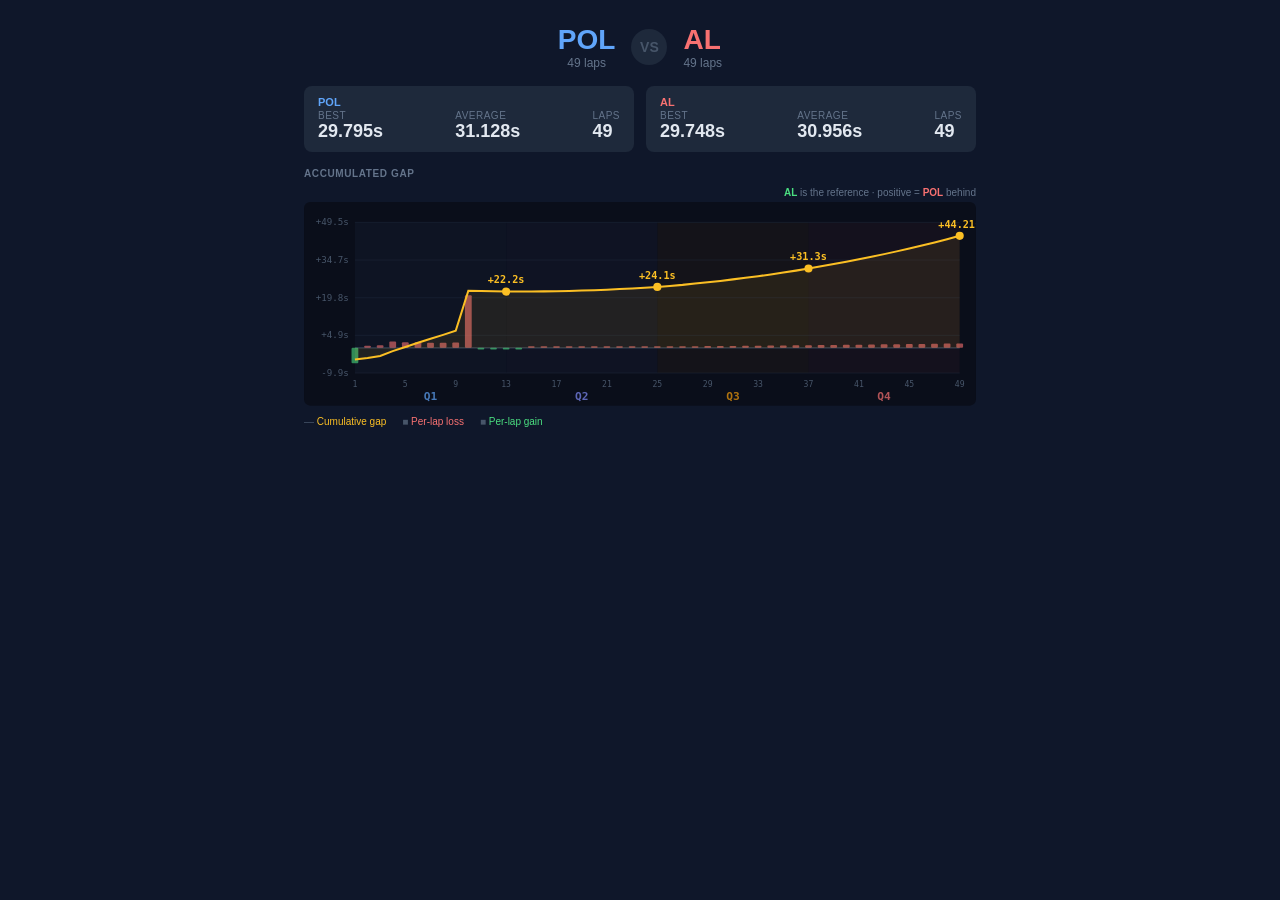
<file: accumulated-gap.html>
<!DOCTYPE html>
<html lang="en">
<head>
<meta charset="UTF-8">
<meta name="viewport" content="width=device-width, initial-scale=1.0">
<title>GripIQ — Accumulated Gap Chart</title>
<style>
  * { margin: 0; padding: 0; box-sizing: border-box; }
  body { background: #0f172a; font-family: -apple-system, BlinkMacSystemFont, 'Segoe UI', Roboto, sans-serif; }
  .container { max-width: 720px; margin: 0 auto; padding: 24px; }
  .header { display: flex; justify-content: center; align-items: center; gap: 16px; margin-bottom: 16px; }
  .driver { font-size: 28px; font-weight: 800; }
  .driver-a { color: #60a5fa; }
  .driver-b { color: #f87171; }
  .vs { font-size: 14px; color: #475569; background: #1e293b; border-radius: 50%; width: 36px; height: 36px; display: flex; align-items: center; justify-content: center; font-weight: 600; }
  .laps { font-size: 12px; color: #64748b; text-align: center; }
  .stats { display: flex; gap: 12px; margin-bottom: 16px; }
  .stat-box { flex: 1; background: #1e293b; border-radius: 8px; padding: 10px 14px; }
  .stat-label { font-size: 10px; color: #64748b; text-transform: uppercase; letter-spacing: 0.05em; }
  .stat-driver { font-size: 11px; font-weight: 700; margin-bottom: 2px; }
  .stat-best { font-size: 10px; color: #94a3b8; }
  .stat-avg { font-size: 22px; font-weight: 700; color: #e2e8f0; }
  .stat-laps { font-size: 11px; color: #64748b; float: right; margin-top: 4px; }
  .section-label { font-size: 10px; color: #64748b; text-transform: uppercase; letter-spacing: 0.06em; font-weight: 600; margin-bottom: 8px; }
  .reference-note { font-size: 10px; color: #64748b; text-align: right; margin-bottom: 4px; }
  .reference-note .faster { color: #4ade80; font-weight: 700; }
  .reference-note .slower { color: #f87171; font-weight: 700; }
  .legend { display: flex; gap: 16px; margin-top: 6px; font-size: 10px; color: #475569; }
  .legend .cum { color: #fbbf24; }
  .legend .loss { color: #f87171; }
  .legend .gain { color: #4ade80; }
  svg text { font-family: 'SF Mono', 'Fira Code', 'Cascadia Code', monospace; }
</style>
</head>
<body>
<div class="container">

  <!-- Driver header -->
  <div class="header">
    <div>
      <div class="driver driver-a">POL</div>
      <div class="laps">49 laps</div>
    </div>
    <div class="vs">VS</div>
    <div>
      <div class="driver driver-b">AL</div>
      <div class="laps">49 laps</div>
    </div>
  </div>

  <!-- Lap time distribution -->
  <div class="stats">
    <div class="stat-box">
      <div class="stat-driver" style="color: #60a5fa;">POL</div>
      <div style="display:flex;justify-content:space-between;align-items:baseline;">
        <div>
          <div class="stat-label">Best</div>
          <div class="stat-avg" style="font-size:18px;">29.795s</div>
        </div>
        <div>
          <div class="stat-label">Average</div>
          <div class="stat-avg" style="font-size:18px;">31.128s</div>
        </div>
        <div>
          <div class="stat-label">Laps</div>
          <div class="stat-avg" style="font-size:18px;">49</div>
        </div>
      </div>
    </div>
    <div class="stat-box">
      <div class="stat-driver" style="color: #f87171;">AL</div>
      <div style="display:flex;justify-content:space-between;align-items:baseline;">
        <div>
          <div class="stat-label">Best</div>
          <div class="stat-avg" style="font-size:18px;">29.748s</div>
        </div>
        <div>
          <div class="stat-label">Average</div>
          <div class="stat-avg" style="font-size:18px;">30.956s</div>
        </div>
        <div>
          <div class="stat-label">Laps</div>
          <div class="stat-avg" style="font-size:18px;">49</div>
        </div>
      </div>
    </div>
  </div>

  <!-- Accumulated gap section -->
  <div class="section-label">ACCUMULATED GAP</div>
  <div class="reference-note">
    <span class="faster">AL</span> is the reference &middot; positive = <span class="slower">POL</span> behind
  </div>

  <svg id="gapChart" width="100%" viewBox="0 0 660 200" preserveAspectRatio="xMidYMid meet"></svg>

  <div class="legend">
    <span>&#8212; <span class="cum">Cumulative gap</span></span>
    <span>&#9632; <span class="loss">Per-lap loss</span></span>
    <span>&#9632; <span class="gain">Per-lap gain</span></span>
  </div>

</div>

<script>
// Real sample data from POL vs AL at Darlington Raceway (49 laps each)
// POL lap times (seconds)
const lt0 = [
  32.167, 30.543, 30.518, 31.728, 31.589, 31.717, 31.598, 31.591, 31.732, 45.965,
  30.130, 30.058, 30.132, 30.210, 30.315, 30.363, 30.399, 30.521, 30.621, 30.645,
  30.721, 30.810, 30.850, 30.920, 31.015, 31.102, 31.185, 31.275, 31.350, 31.410,
  31.485, 31.525, 31.610, 31.685, 31.755, 31.810, 31.890, 31.945, 32.010, 32.085,
  32.145, 32.215, 32.280, 32.345, 32.415, 32.485, 32.540, 32.610, 32.685
];
// AL lap times (seconds)
const lt1 = [
  36.796, 29.897, 29.748, 29.823, 29.938, 30.004, 30.059, 30.067, 30.130, 30.180,
  30.175, 30.200, 30.250, 30.215, 30.285, 30.310, 30.360, 30.395, 30.450, 30.500,
  30.520, 30.565, 30.605, 30.640, 30.685, 30.720, 30.755, 30.790, 30.825, 30.860,
  30.890, 30.920, 30.955, 30.985, 31.015, 31.045, 31.075, 31.100, 31.130, 31.155,
  31.180, 31.205, 31.230, 31.255, 31.280, 31.300, 31.320, 31.340, 31.360
];

const label0 = "POL", label1 = "AL";
const nLaps = Math.min(lt0.length, lt1.length);

// Compute gaps
const deltas = [], cumulative = [];
let sum = 0;
for (let i = 0; i < nLaps; i++) {
  const d = lt0[i] - lt1[i];
  deltas.push(d);
  sum += d;
  cumulative.push(sum);
}

// Quarter boundaries
const qSize = Math.floor(nLaps / 4);
const qBounds = [0, qSize, qSize * 2, qSize * 3, nLaps];
const qColors = ["#60a5fa", "#818cf8", "#f59e0b", "#f87171"];

// Chart dimensions
const W = 660, H = 200, PL = 50, PR = 16, PT = 20, PB = 32;
const cW = W - PL - PR, cH = H - PT - PB;
const maxCum = Math.max(...cumulative.map(Math.abs), 0.01);
const yMin = Math.min(0, ...cumulative) - maxCum * 0.12;
const yMax = Math.max(0, ...cumulative) + maxCum * 0.12;
const yRange = yMax - yMin || 1;

const tx = i => PL + (i / Math.max(1, nLaps - 1)) * cW;
const ty = v => PT + ((yMax - v) / yRange) * cH;
const zeroY = ty(0);

const maxDelta = Math.max(...deltas.map(Math.abs), 0.001);
const barW = Math.max(2, (cW / nLaps) * 0.55);

let svg = '';

// Background
svg += `<rect x="0" y="0" width="${W}" height="${H}" fill="#0a0e1a" rx="6"/>`;

// Quarter shading
for (let qi = 0; qi < 4; qi++) {
  const x0 = tx(qBounds[qi]), x1 = tx(Math.min(qBounds[qi + 1], nLaps - 1));
  svg += `<rect x="${x0}" y="${PT}" width="${x1 - x0}" height="${cH}" fill="${qColors[qi]}" opacity="0.04"/>`;
  svg += `<text x="${(x0 + x1) / 2}" y="${H - 6}" fill="${qColors[qi]}" font-size="11" text-anchor="middle" font-weight="700" opacity="0.7">Q${qi + 1}</text>`;
}

// Y-axis gridlines & labels
for (let i = 0; i <= 4; i++) {
  const v = yMin + (yRange * i) / 4;
  svg += `<line x1="${PL}" x2="${W - PR}" y1="${ty(v)}" y2="${ty(v)}" stroke="#1e293b" stroke-width="0.5"/>`;
  svg += `<text x="${PL - 6}" y="${ty(v) + 3}" fill="#475569" font-size="9" text-anchor="end">${v >= 0 ? '+' : ''}${v.toFixed(1)}s</text>`;
}

// Zero line
svg += `<line x1="${PL}" x2="${W - PR}" y1="${zeroY}" y2="${zeroY}" stroke="#334155" stroke-width="1"/>`;

// Per-lap bars
for (let i = 0; i < nLaps; i++) {
  const d = deltas[i];
  const barH = Math.max(1.5, (Math.abs(d) / maxDelta) * (cH * 0.35));
  const bx = tx(i) - barW / 2;
  const by = d >= 0 ? zeroY - barH : zeroY;
  svg += `<rect x="${bx}" y="${by}" width="${barW}" height="${barH}" fill="${d > 0 ? '#f87171' : '#4ade80'}" opacity="0.6" rx="1"/>`;
}

// Cumulative area + line
const linePath = cumulative.map((v, i) => `${i === 0 ? 'M' : 'L'}${tx(i).toFixed(1)},${ty(v).toFixed(1)}`).join(' ');
const areaPath = linePath + ` L${tx(nLaps - 1).toFixed(1)},${zeroY.toFixed(1)} L${tx(0).toFixed(1)},${zeroY.toFixed(1)} Z`;
svg += `<path d="${areaPath}" fill="#fbbf24" opacity="0.08"/>`;
svg += `<path d="${linePath}" fill="none" stroke="#fbbf24" stroke-width="2"/>`;

// Quarter endpoint markers
const markerIdxs = [0, qBounds[1], qBounds[2], qBounds[3], nLaps - 1];
const markerLabels = ['', '+0.1s', '+1.9s', '+4.4s', '+8.43s'];
for (let mi = 1; mi < markerIdxs.length; mi++) {
  const idx = Math.min(markerIdxs[mi], nLaps - 1);
  const v = cumulative[idx];
  const cx = tx(idx), cy = ty(v);
  const label = mi === markerIdxs.length - 1 ? `+${v.toFixed(2)}s` : `+${v.toFixed(1)}s`;
  svg += `<circle cx="${cx}" cy="${cy}" r="4" fill="#fbbf24"/>`;
  svg += `<text x="${cx}" y="${cy - 8}" fill="#fbbf24" font-size="10" text-anchor="middle" font-weight="700">${label}</text>`;
}

// Lap number X-axis labels
const lapStep = Math.max(1, Math.round(nLaps / 12));
for (let l = 1; l <= nLaps; l += lapStep) {
  svg += `<text x="${tx(l - 1)}" y="${H - 18}" fill="#475569" font-size="8" text-anchor="middle">${l}</text>`;
}

document.getElementById('gapChart').innerHTML = svg;
</script>
</body>
</html>
</file>
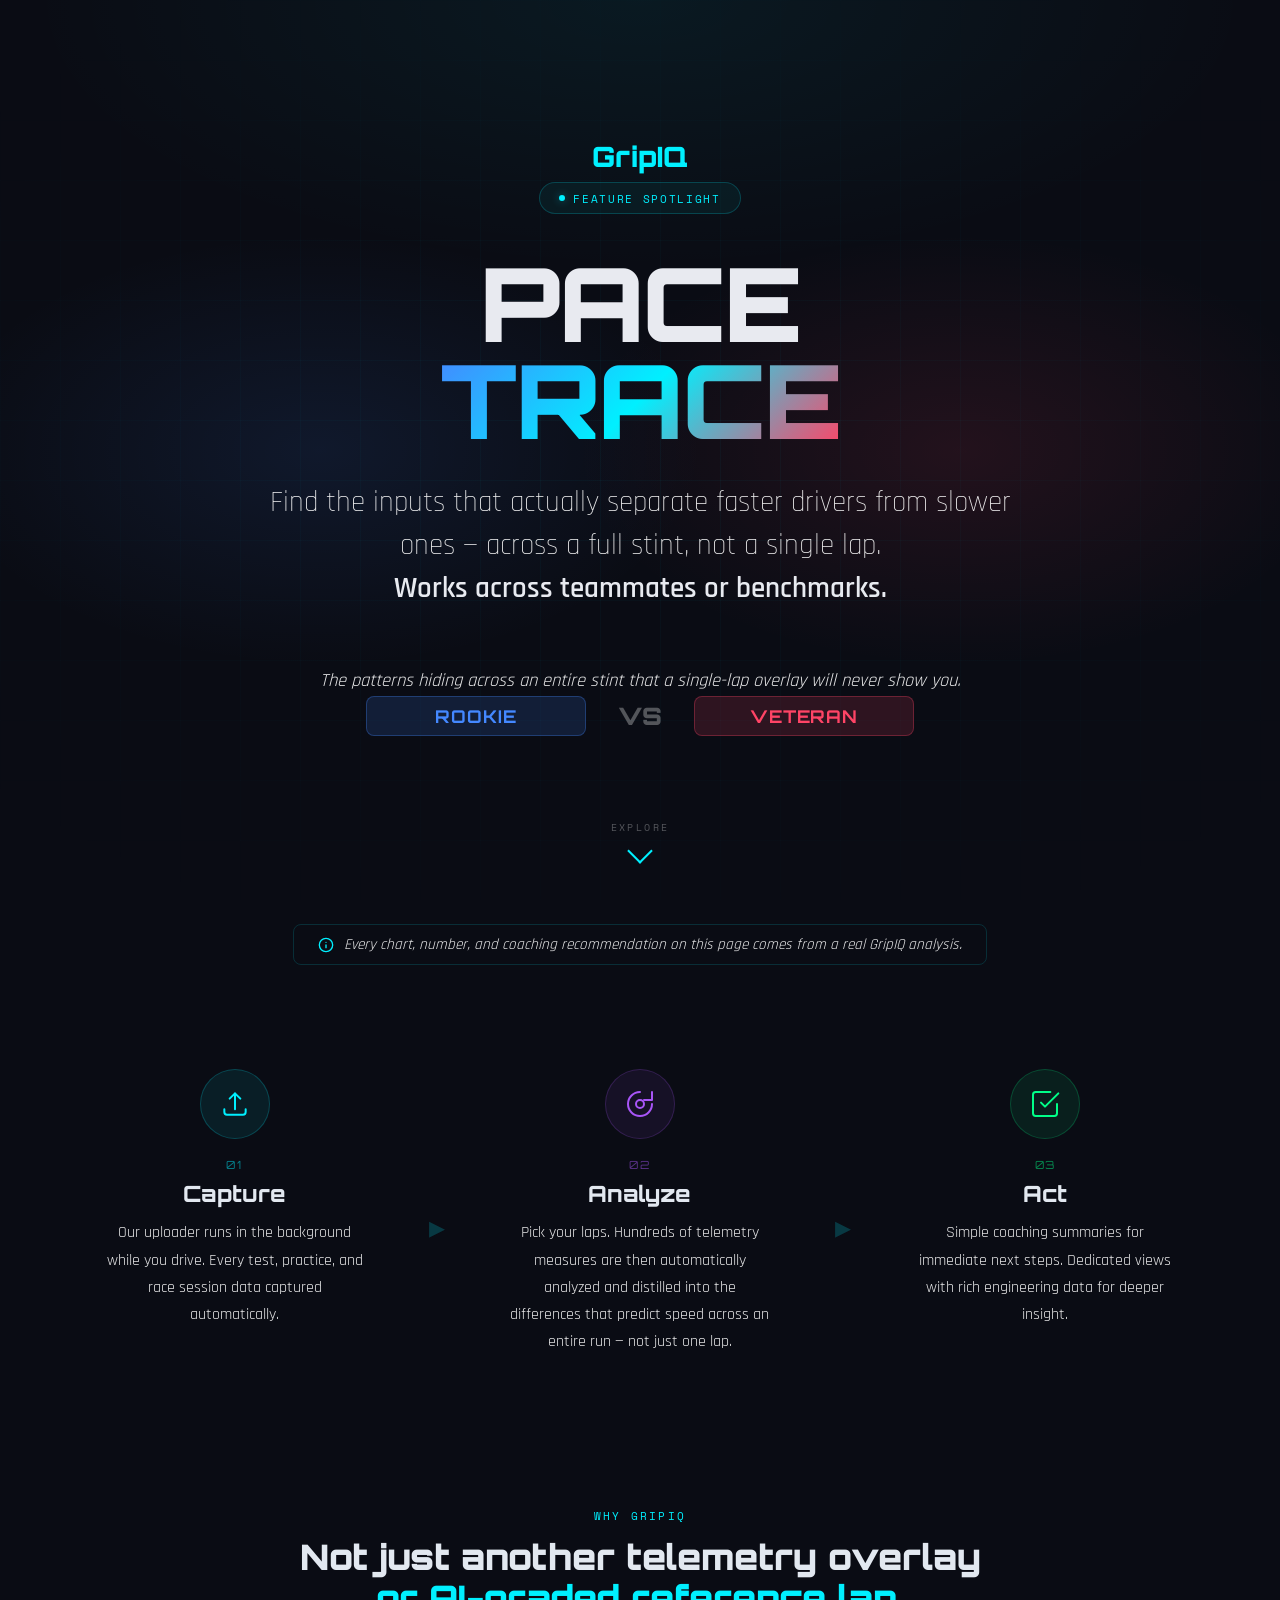
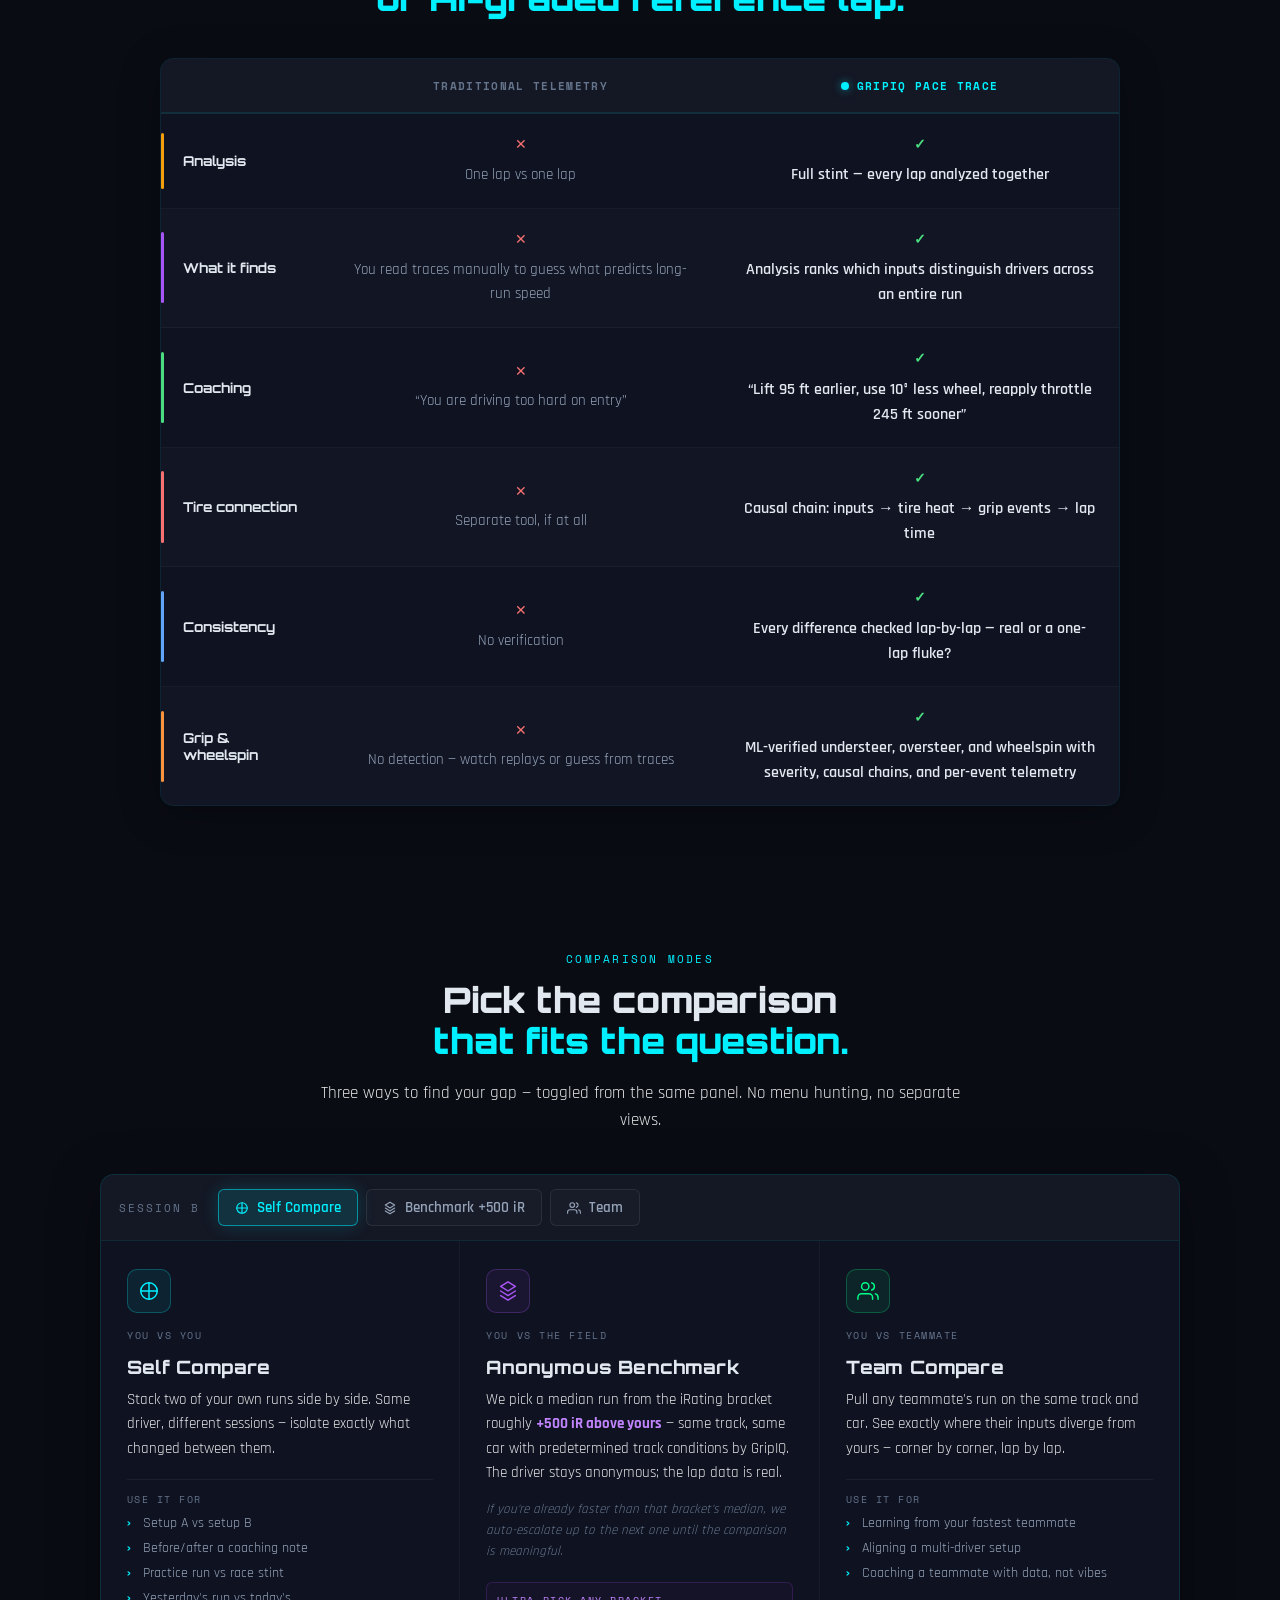
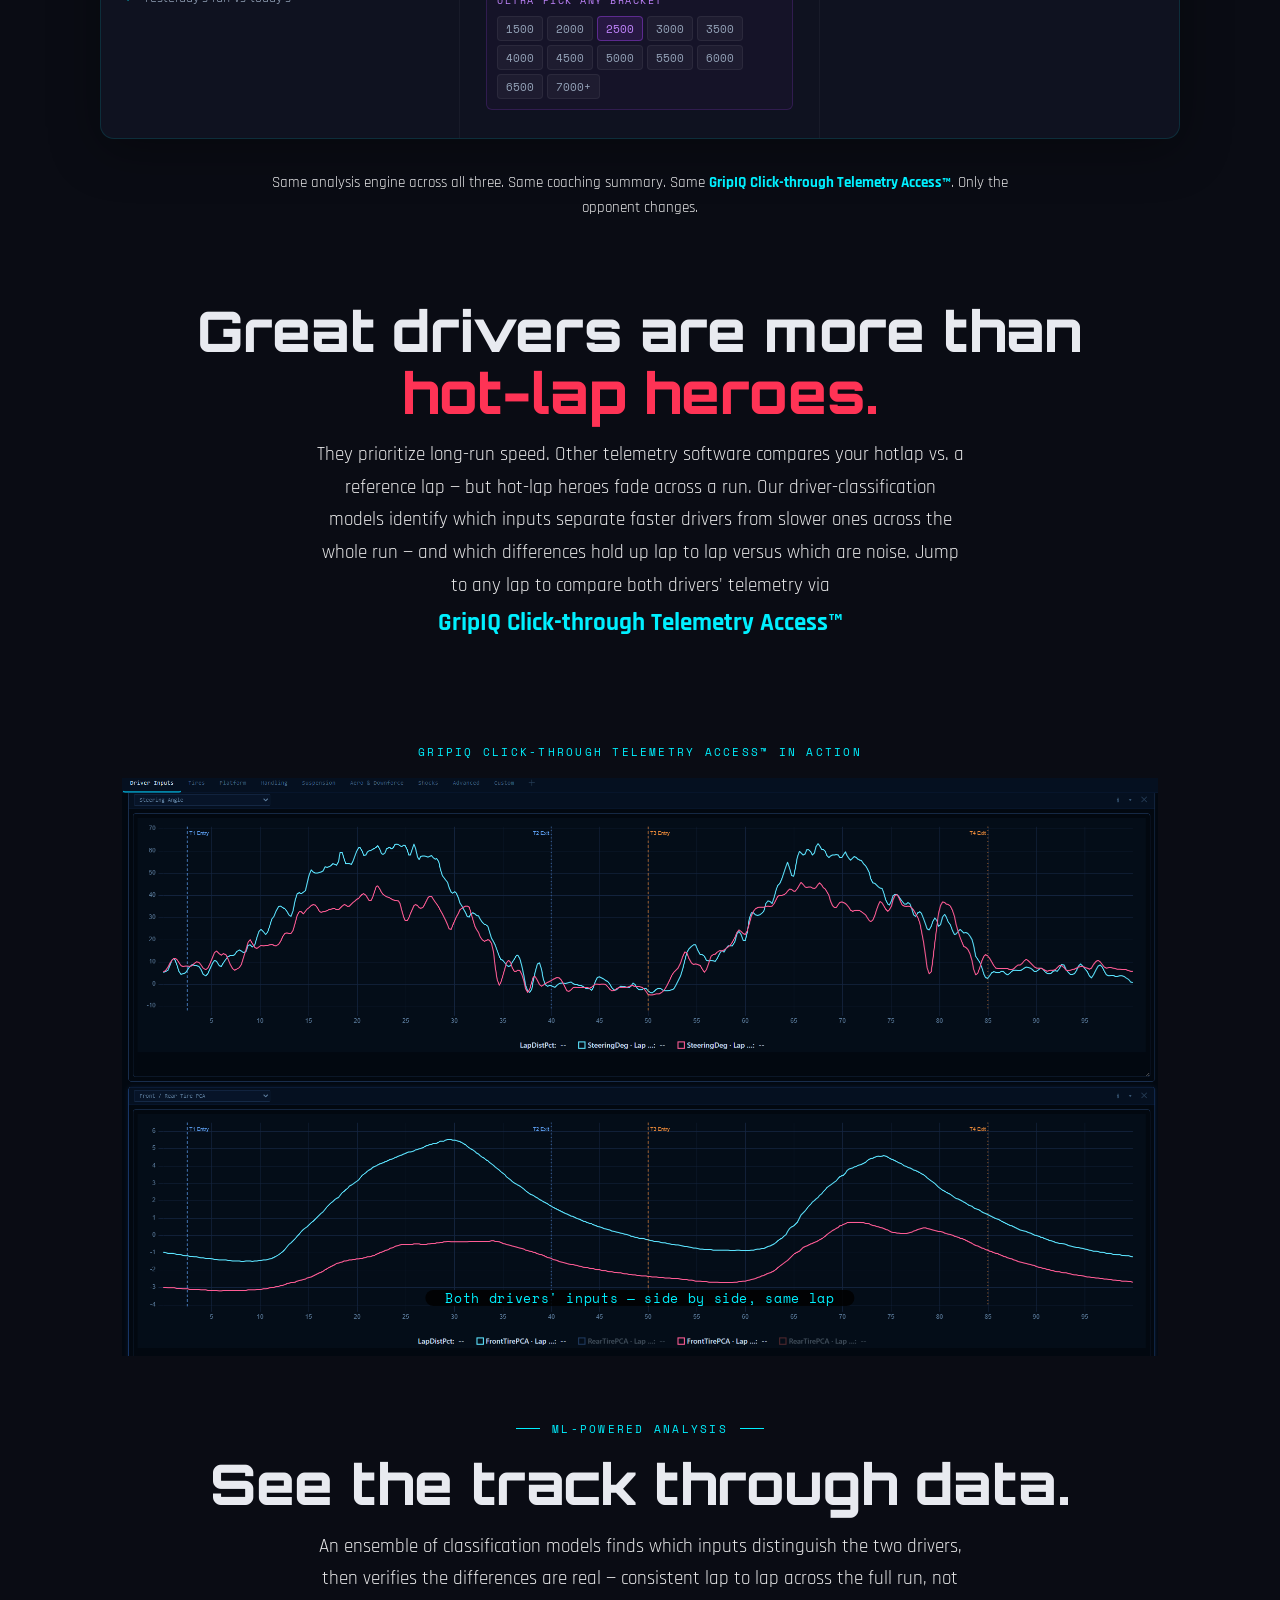
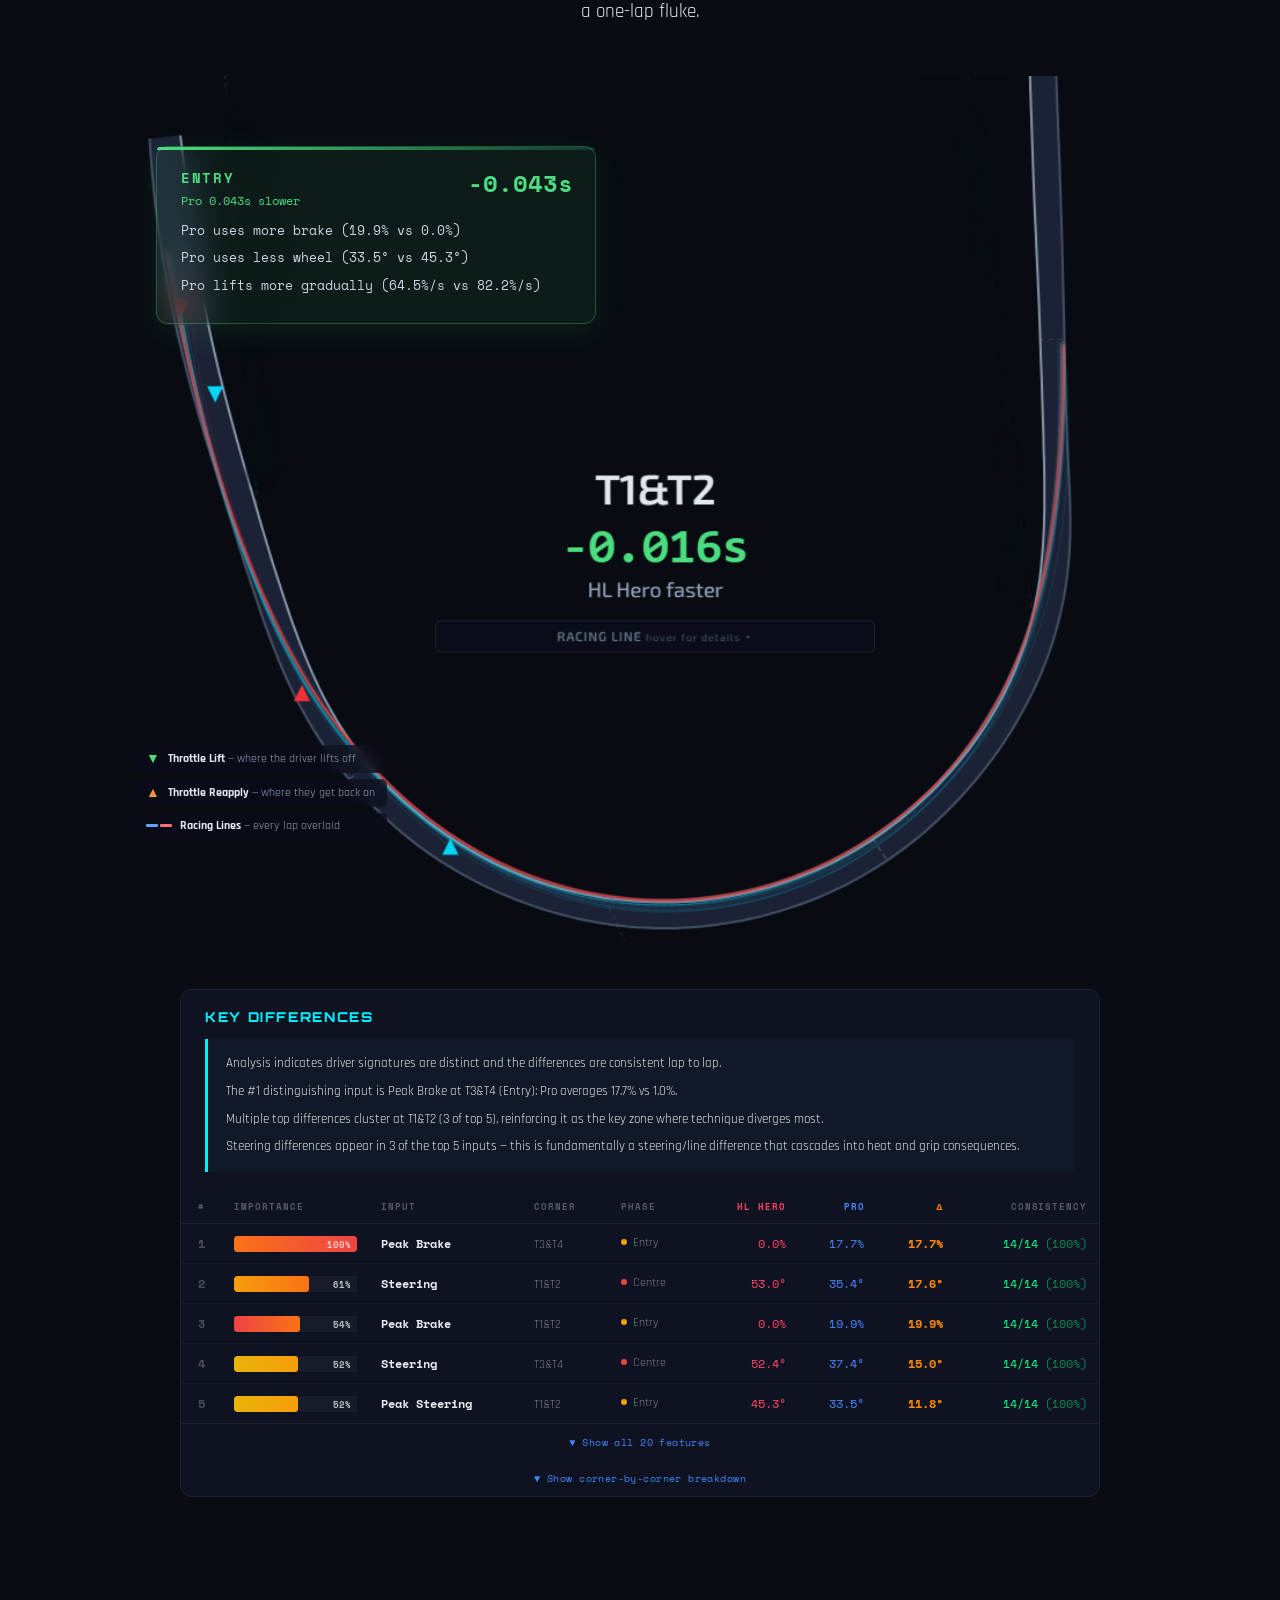
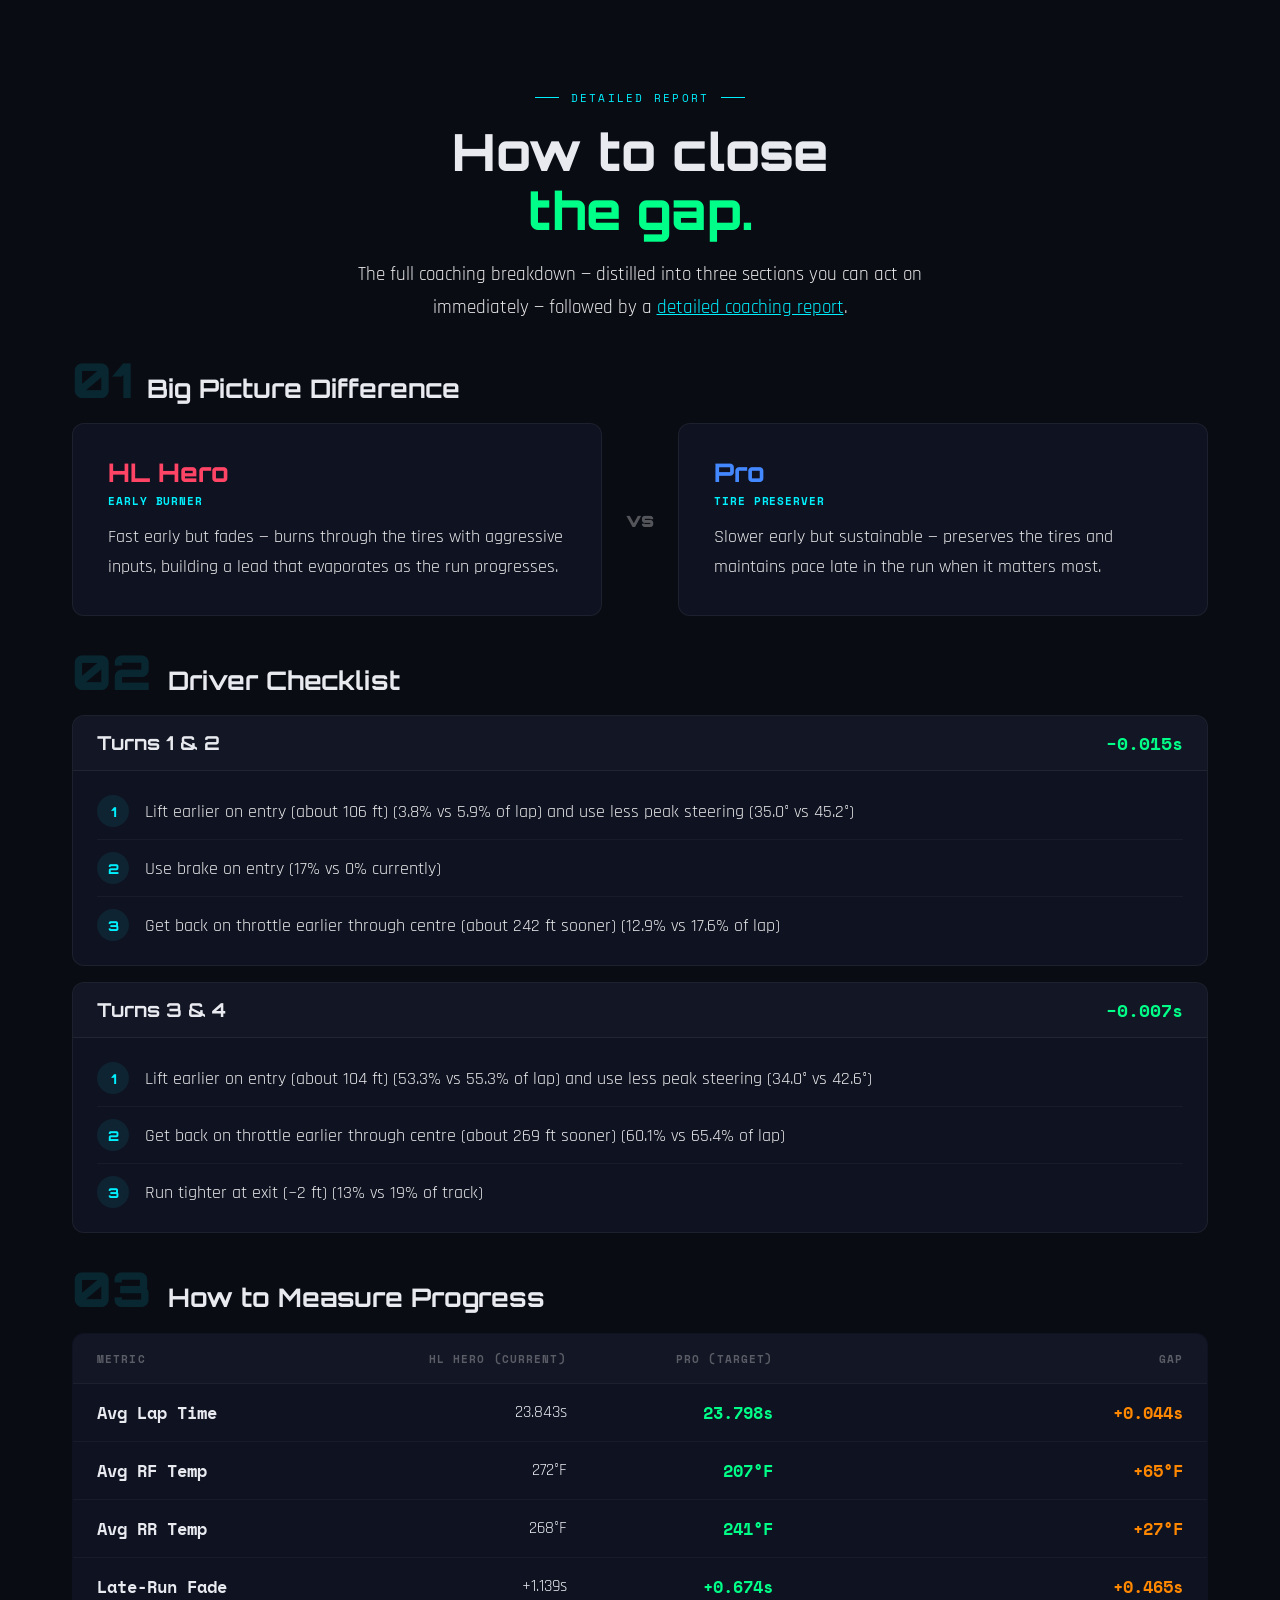
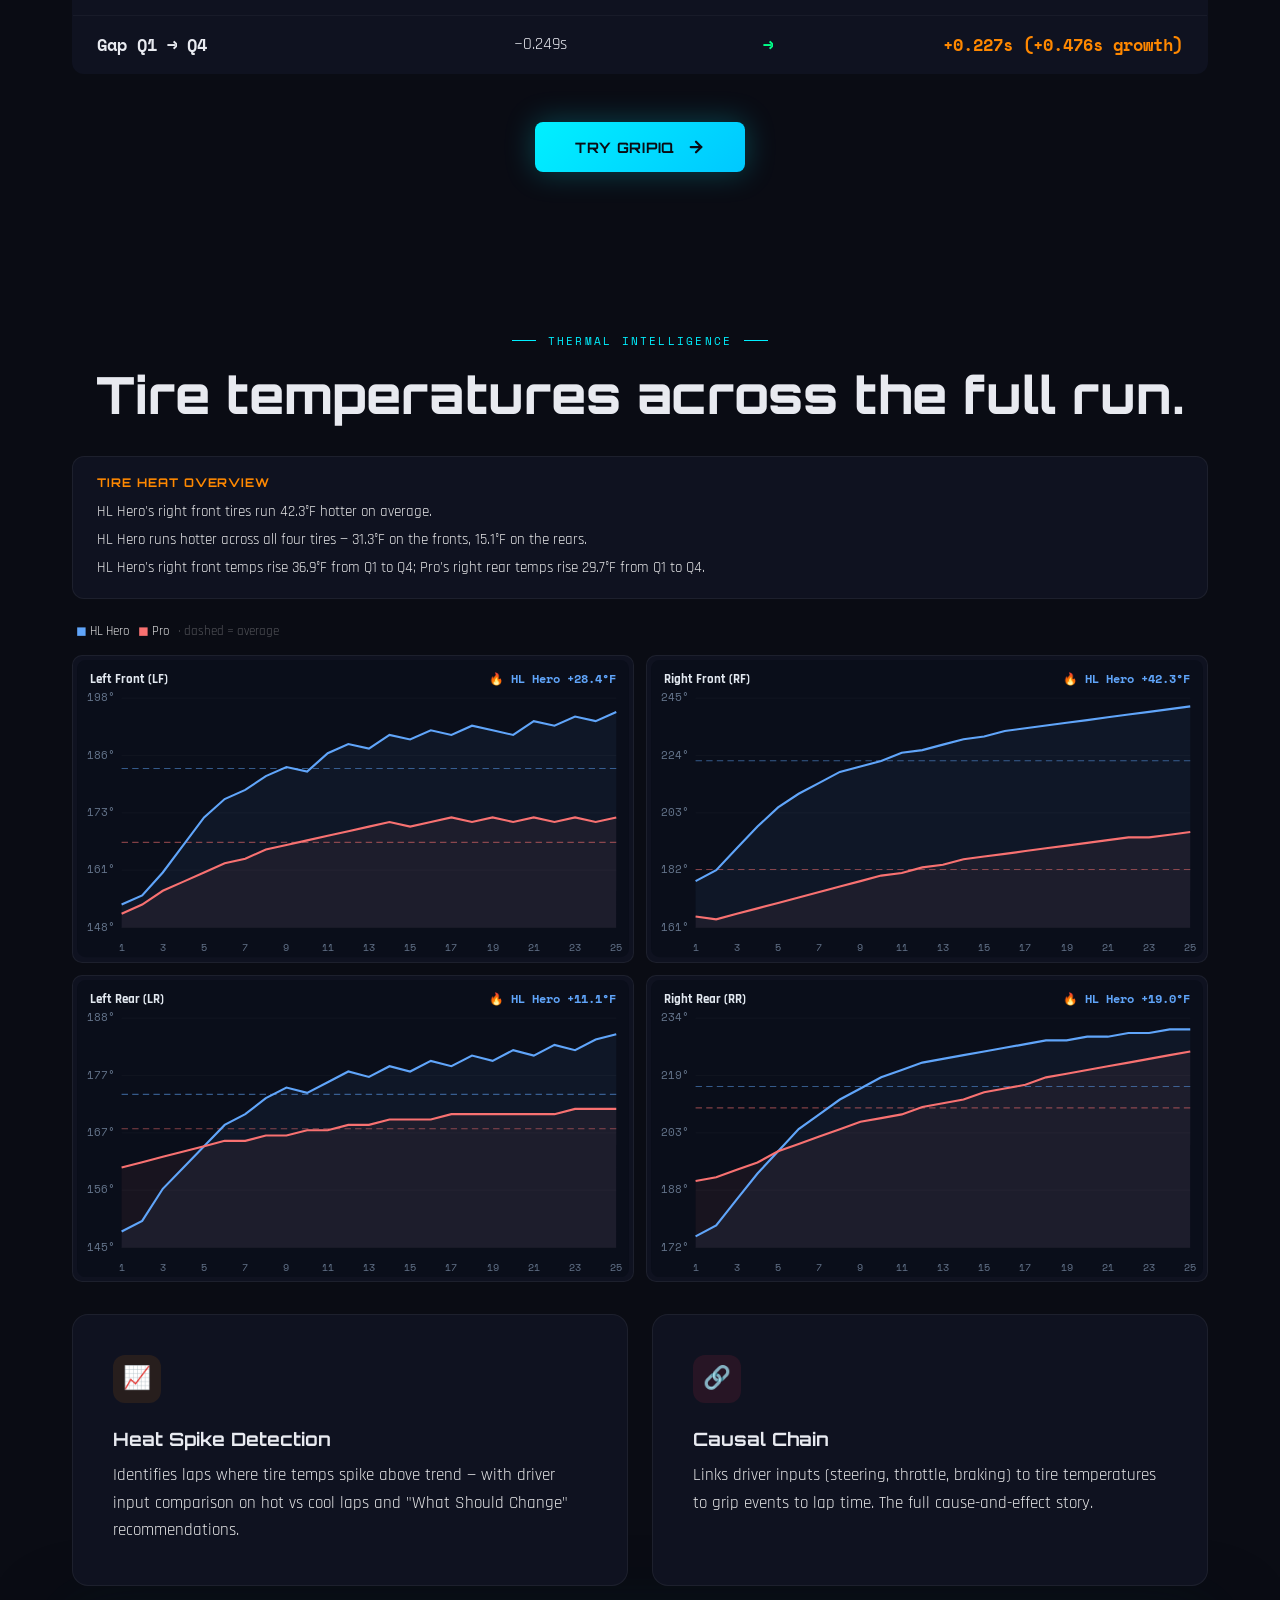
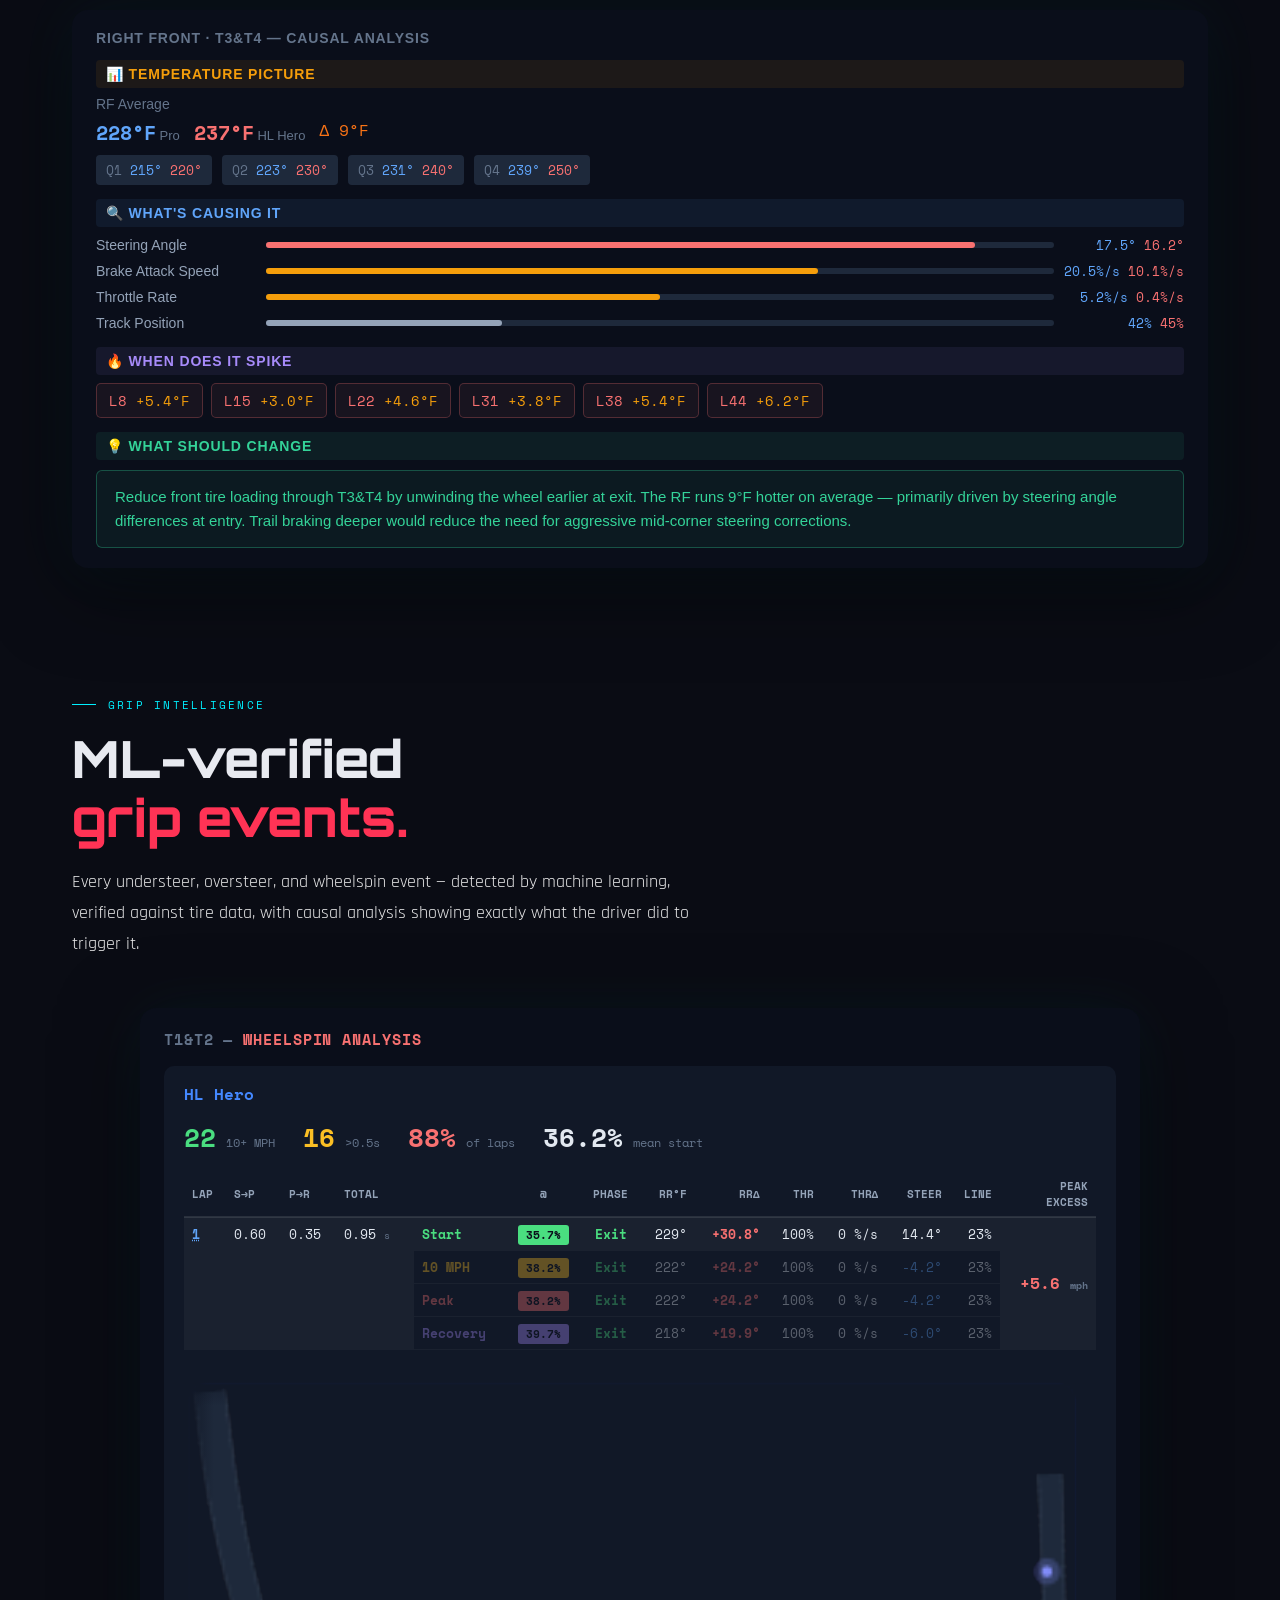
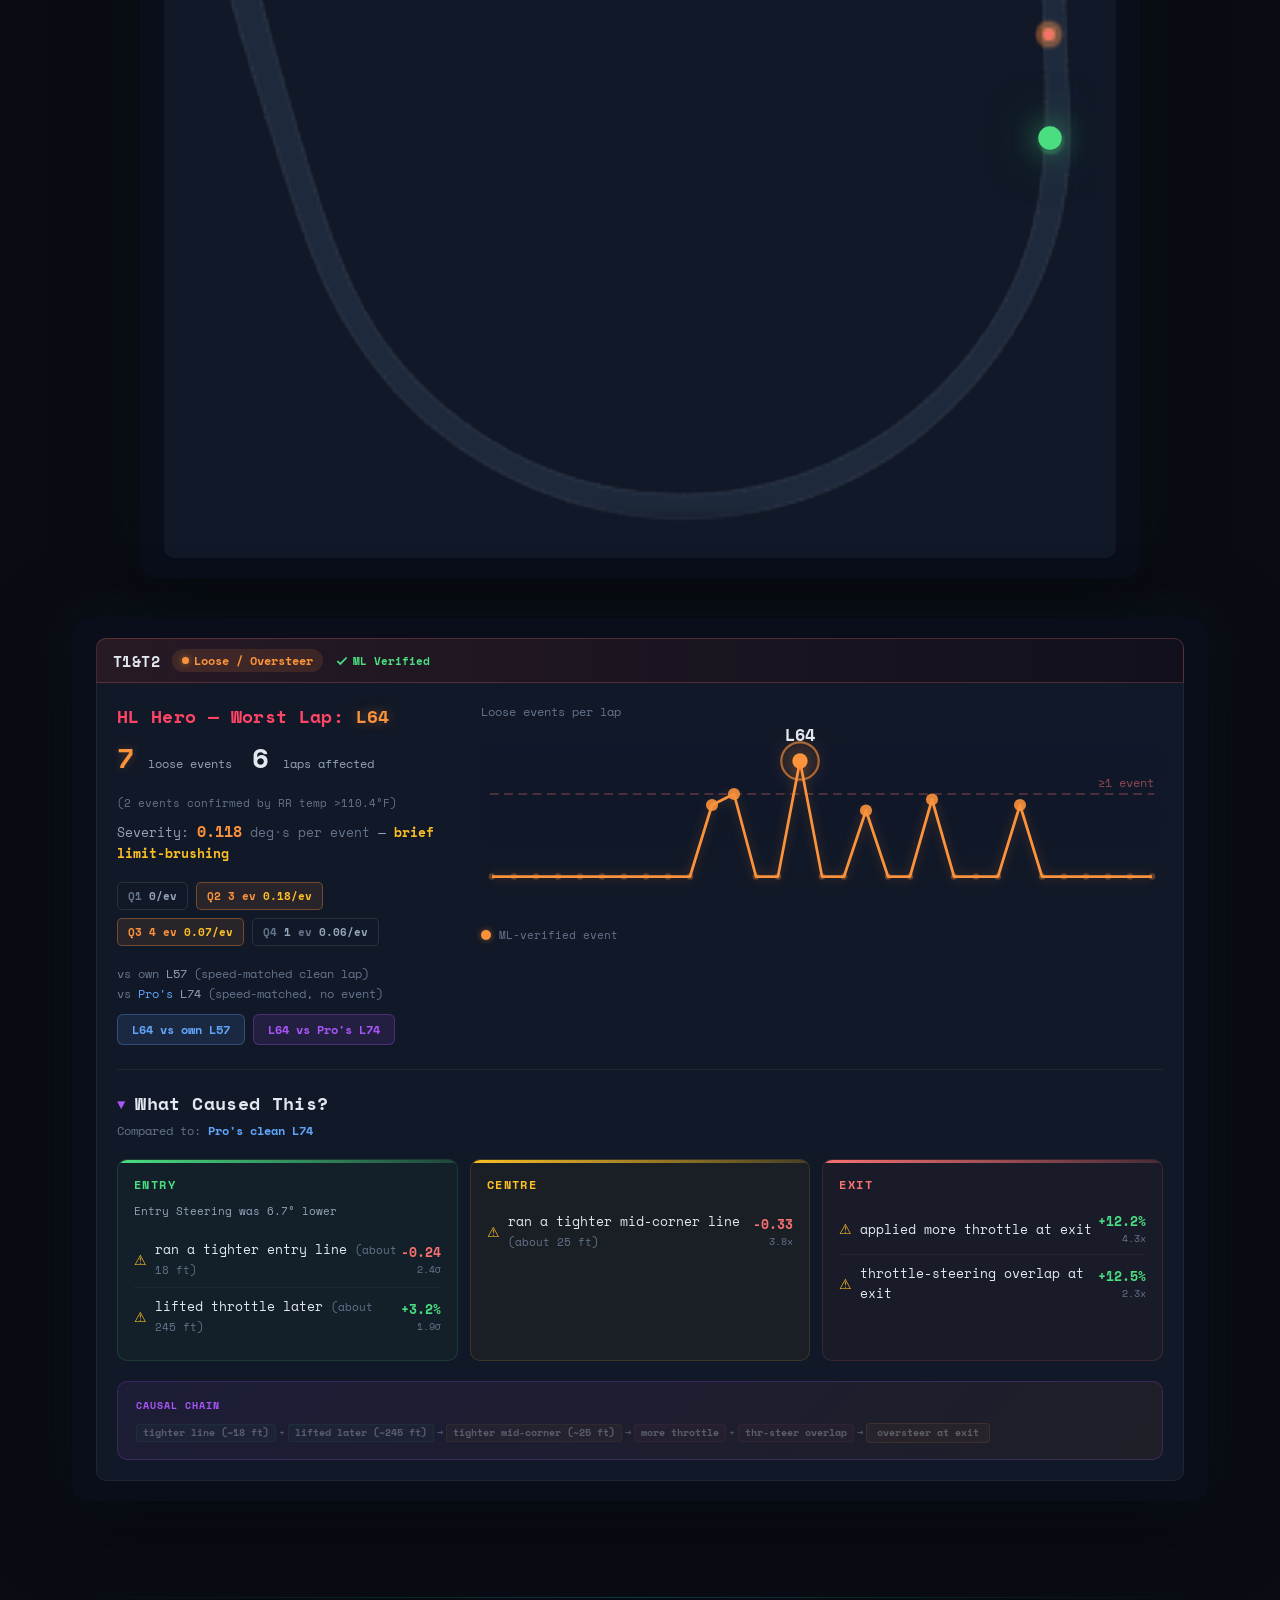
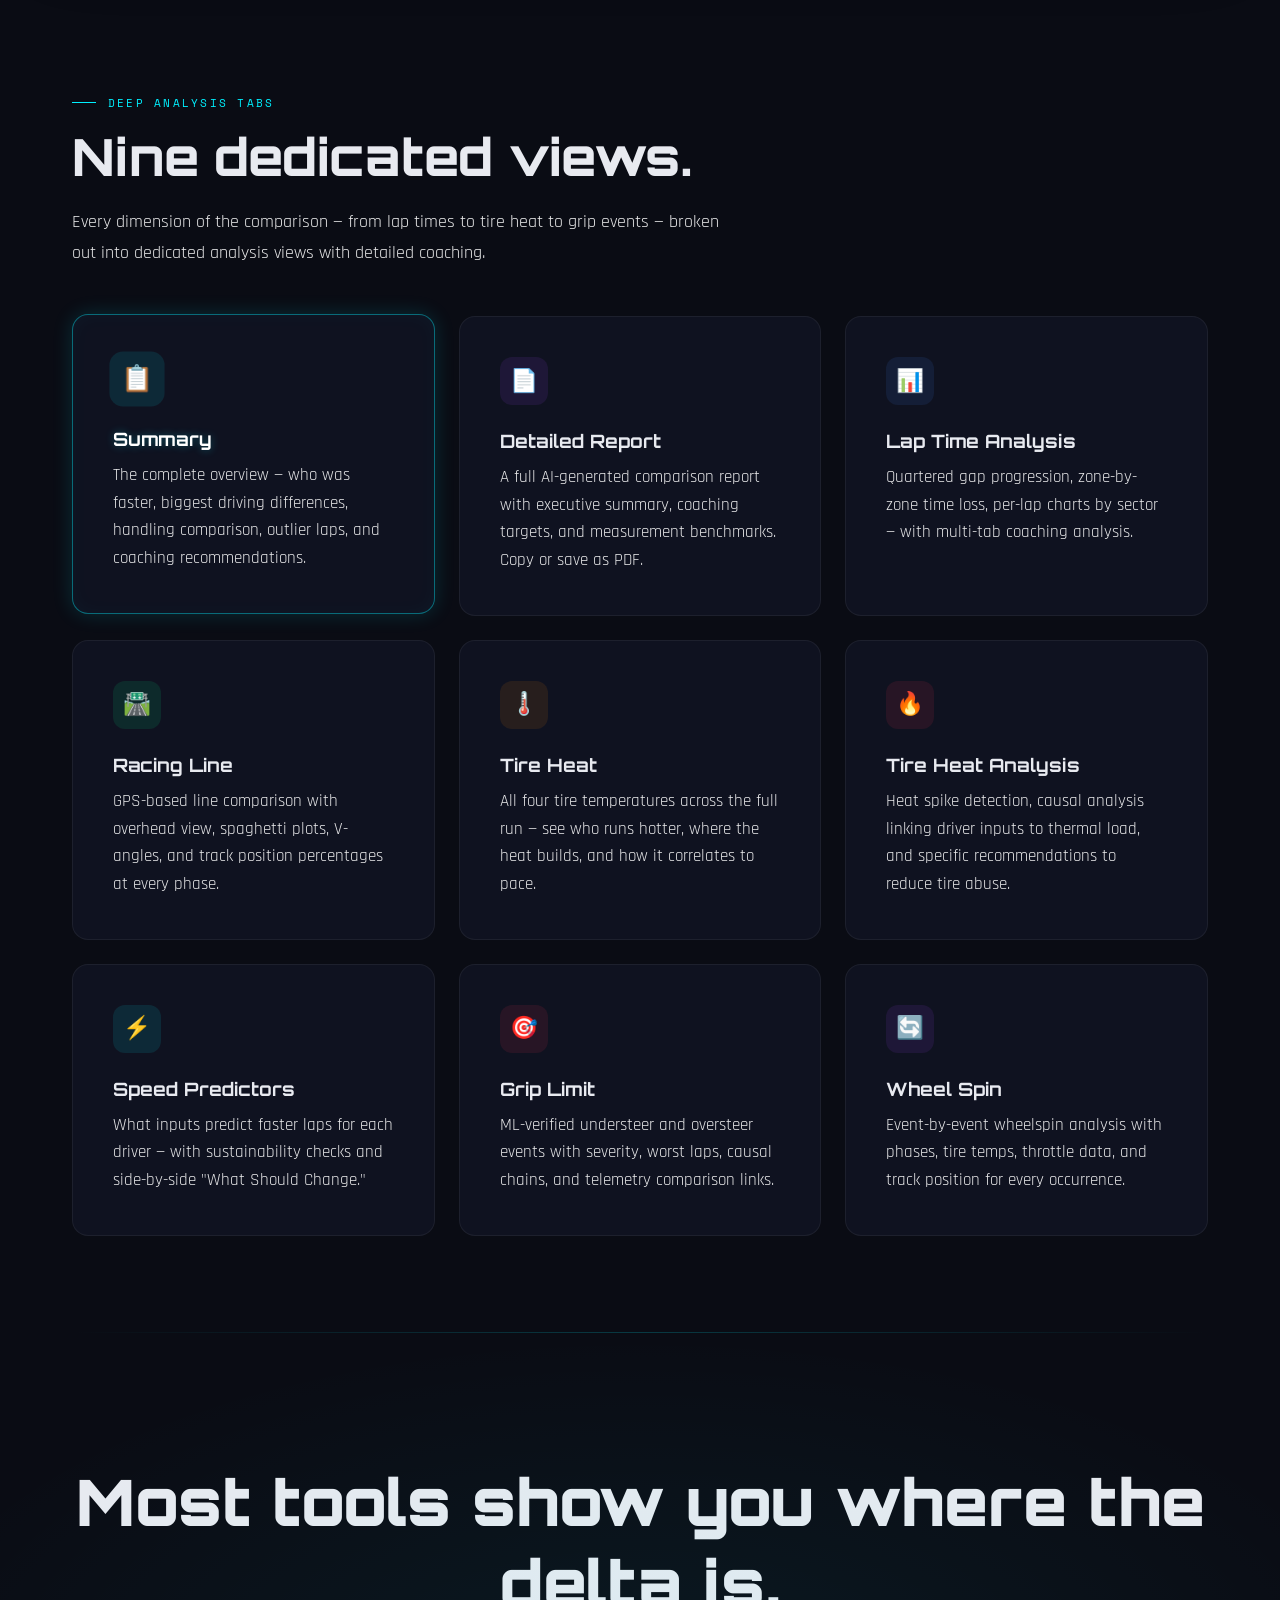
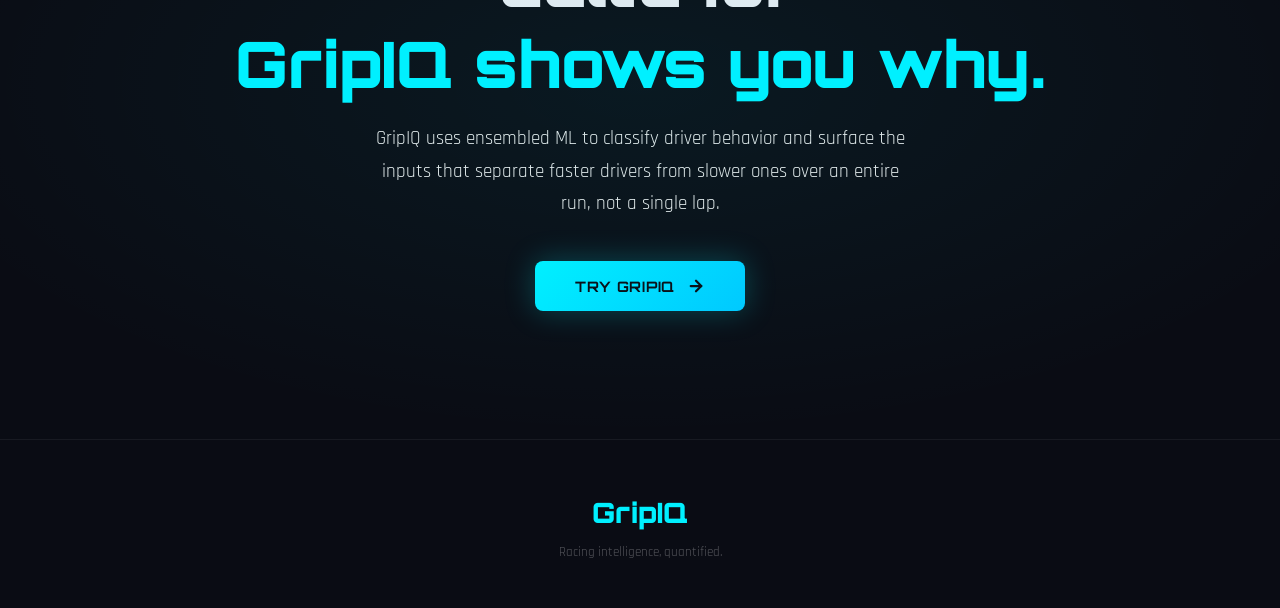
<file: driver-comparison.html>
<!DOCTYPE html>
<html lang="en">
<head>
<meta charset="UTF-8">
<meta name="viewport" content="width=device-width, initial-scale=1.0">
<title>GripIQ Pace Trace™</title>
<link href="https://fonts.googleapis.com/css2?family=Orbitron:wght@400;500;600;700;800;900&family=Rajdhani:wght@300;400;500;600;700&family=Space+Mono:wght@400;700&display=swap" rel="stylesheet">
<style>
*, *::before, *::after { margin: 0; padding: 0; box-sizing: border-box; }

:root {
  --bg-deep: #0a0c14;
  --bg-card: #0f1220;
  --bg-card-hover: #141831;
  --border-subtle: rgba(255,255,255,0.06);
  --border-accent: rgba(0,240,255,0.2);
  --cyan: #00f0ff;
  --cyan-glow: rgba(0,240,255,0.4);
  --green: #00ff88;
  --green-glow: rgba(0,255,136,0.3);
  --red: #ff3355;
  --red-glow: rgba(255,51,85,0.3);
  --orange: #ff8800;
  --orange-glow: rgba(255,136,0,0.3);
  --purple: #aa44ff;
  --purple-glow: rgba(170,68,255,0.3);
  --yellow: #ffdd00;
  --blue: #4488ff;
  --text-primary: #e8eaf0;
  --text-secondary: rgba(255,255,255,0.9);
  --text-dim: rgba(255,255,255,0.3);
  --font-display: 'Orbitron', sans-serif;
  --font-body: 'Rajdhani', sans-serif;
  --font-mono: 'Space Mono', monospace;
  --driver-a: #4488ff;
  --driver-b: #ff4466;
}

html { scroll-behavior: smooth; }

body {
  background: var(--bg-deep);
  color: var(--text-primary);
  font-family: var(--font-body);
  overflow-x: hidden;
  -webkit-font-smoothing: antialiased;
}

/* ==================== HERO ==================== */
.hero {
  position: relative;
  min-height: 100vh;
  display: flex;
  flex-direction: column;
  align-items: center;
  justify-content: center;
  text-align: center;
  padding: 2rem;
  overflow: hidden;
}

.hero::before {
  content: '';
  position: absolute;
  inset: 0;
  background:
    radial-gradient(ellipse 50% 40% at 25% 50%, rgba(68,136,255,0.1) 0%, transparent 60%),
    radial-gradient(ellipse 50% 40% at 75% 50%, rgba(255,68,102,0.1) 0%, transparent 60%),
    radial-gradient(ellipse 80% 50% at 50% 0%, rgba(0,240,255,0.06) 0%, transparent 60%);
  pointer-events: none;
}

.hero-grid {
  position: absolute;
  inset: 0;
  background-image:
    linear-gradient(rgba(0,240,255,0.04) 1px, transparent 1px),
    linear-gradient(90deg, rgba(0,240,255,0.04) 1px, transparent 1px);
  background-size: 60px 60px;
  animation: gridPulse 8s ease-in-out infinite;
  mask-image: radial-gradient(ellipse 70% 60% at 50% 50%, black, transparent);
}

@keyframes gridPulse {
  0%, 100% { opacity: 0.3; }
  50% { opacity: 1; }
}

.streak-container {
  position: absolute;
  inset: 0;
  overflow: hidden;
  pointer-events: none;
}

.streak {
  position: absolute;
  height: 2px;
  opacity: 0;
  animation: streak 3s ease-in-out infinite;
}

.streak:nth-child(1) { top: 20%; width: 50%; left: -50%; animation-delay: 0s; background: linear-gradient(90deg, transparent, var(--driver-a), transparent); }
.streak:nth-child(2) { top: 40%; width: 60%; right: -60%; left: auto; animation-delay: 0.6s; background: linear-gradient(90deg, transparent, var(--driver-b), transparent); animation-name: streakRight; }
.streak:nth-child(3) { top: 60%; width: 45%; left: -45%; animation-delay: 1.2s; background: linear-gradient(90deg, transparent, var(--driver-a), transparent); }
.streak:nth-child(4) { top: 80%; width: 55%; right: -55%; left: auto; animation-delay: 1.8s; background: linear-gradient(90deg, transparent, var(--driver-b), transparent); animation-name: streakRight; }
.streak:nth-child(5) { top: 50%; width: 70%; left: -70%; animation-delay: 2.5s; background: linear-gradient(90deg, transparent, var(--cyan), transparent); }

@keyframes streak {
  0% { transform: translateX(0); opacity: 0; }
  5% { opacity: 0.7; }
  95% { opacity: 0.7; }
  100% { transform: translateX(calc(100vw + 100%)); opacity: 0; }
}

@keyframes streakRight {
  0% { transform: translateX(0); opacity: 0; }
  5% { opacity: 0.7; }
  95% { opacity: 0.7; }
  100% { transform: translateX(calc(-100vw - 100%)); opacity: 0; }
}

.hero-logo {
  width: clamp(220px, 35vw, 400px);
  margin-bottom: 1rem;
  filter: drop-shadow(0 0 40px rgba(0,240,255,0.2));
  animation: heroLogo 1s ease-out 0.1s both;
}

@keyframes heroLogo {
  from { opacity: 0; transform: scale(0.85) translateY(20px); filter: drop-shadow(0 0 0px rgba(0,240,255,0)) blur(8px); }
  to { opacity: 1; transform: scale(1) translateY(0); filter: drop-shadow(0 0 40px rgba(0,240,255,0.2)) blur(0px); }
}

.hero-badge {
  display: inline-flex;
  align-items: center;
  gap: 0.5rem;
  padding: 0.4rem 1.2rem;
  border: 1px solid var(--border-accent);
  border-radius: 100px;
  font-family: var(--font-mono);
  font-size: 0.7rem;
  letter-spacing: 0.15em;
  text-transform: uppercase;
  color: var(--cyan);
  background: rgba(0,240,255,0.05);
  margin-bottom: 2.5rem;
  animation: fadeInUp 0.8s ease-out 0.3s both;
}

.hero-badge::before {
  content: '';
  width: 6px;
  height: 6px;
  border-radius: 50%;
  background: var(--cyan);
  box-shadow: 0 0 8px var(--cyan-glow);
  animation: pulse 2s ease-in-out infinite;
}

@keyframes pulse {
  0%, 100% { opacity: 1; transform: scale(1); }
  50% { opacity: 0.5; transform: scale(0.8); }
}

.hero h1 {
  font-family: var(--font-display);
  font-size: clamp(3rem, 8vw, 7rem);
  font-weight: 900;
  line-height: 0.95;
  letter-spacing: -0.02em;
  margin-bottom: 2rem;
  animation: heroTitle 1s ease-out 0.5s both;
}

@keyframes heroTitle {
  from { opacity: 0; transform: translateY(40px); letter-spacing: 0.1em; }
  to { opacity: 1; transform: translateY(0); letter-spacing: -0.02em; }
}

.hero h1 .line1 { display: block; color: var(--text-primary); }
.hero h1 .line2 {
  display: block;
  background: linear-gradient(135deg, var(--driver-a), var(--cyan), var(--driver-b));
  -webkit-background-clip: text;
  background-clip: text;
  -webkit-text-fill-color: transparent;
}

.hero-tagline {
  font-size: clamp(1.2rem, 2.8vw, 1.8rem);
  font-weight: 300;
  color: var(--text-secondary);
  max-width: 750px;
  line-height: 1.5;
  margin-bottom: 2.5rem;
  animation: fadeInUp 0.8s ease-out 0.8s both;
}

.hero-tagline strong { color: var(--text-primary); font-weight: 600; }
.hero-tagline em { color: var(--cyan); font-style: normal; font-weight: 600; }

/* VS Badge */
.vs-badge {
  display: flex;
  align-items: center;
  gap: 1.5rem;
  animation: fadeInUp 0.8s ease-out 1s both;
  margin-bottom: 2rem;
}

.vs-driver {
  font-family: var(--font-display);
  font-size: 1.1rem;
  font-weight: 700;
  letter-spacing: 0.05em;
  padding: 0.5rem 1.5rem;
  border-radius: 8px;
}

.vs-driver.a { background: rgba(68,136,255,0.15); border: 1px solid rgba(68,136,255,0.3); color: var(--driver-a); }
.vs-driver.b { background: rgba(255,68,102,0.15); border: 1px solid rgba(255,68,102,0.3); color: var(--driver-b); }

.vs-divider {
  font-family: var(--font-display);
  font-size: 1.5rem;
  font-weight: 900;
  color: var(--text-dim);
}

.scroll-cue {
  position: absolute;
  bottom: 2.5rem;
  display: flex;
  flex-direction: column;
  align-items: center;
  gap: 0.5rem;
  animation: fadeInUp 0.8s ease-out 1.2s both;
}

.scroll-cue span {
  font-family: var(--font-mono);
  font-size: 0.6rem;
  text-transform: uppercase;
  letter-spacing: 0.25em;
  color: var(--text-dim);
}

.scroll-cue-arrow {
  width: 18px;
  height: 18px;
  border-right: 2px solid var(--cyan);
  border-bottom: 2px solid var(--cyan);
  transform: rotate(45deg);
  animation: scrollBounce 2s ease-in-out infinite;
}

@keyframes scrollBounce {
  0%, 100% { transform: translateY(0) rotate(45deg); opacity: 1; }
  50% { transform: translateY(8px) rotate(45deg); opacity: 0.3; }
}

@keyframes fadeInUp {
  from { opacity: 0; transform: translateY(30px); }
  to { opacity: 1; transform: translateY(0); }
}

/* ==================== SPLASH ==================== */
.splash {
  position: relative;
  padding: 0 2rem;
  margin-bottom: 6rem;
}

.splash-inner {
  max-width: 1200px;
  margin: 0 auto;
}

.splash-screenshot {
  width: 100%;
  border-radius: 16px;
  border: 1px solid var(--border-subtle);
  box-shadow: 0 20px 80px rgba(0,0,0,0.5), 0 0 60px rgba(0,240,255,0.06);
  transition: all 0.5s ease;
}

.splash-screenshot:hover {
  box-shadow: 0 30px 100px rgba(0,0,0,0.6), 0 0 80px rgba(0,240,255,0.1);
  transform: translateY(-4px);
}

.splash-text {
  text-align: center;
  margin-bottom: 3rem;
}

.splash-label {
  font-family: var(--font-mono);
  font-size: 0.7rem;
  letter-spacing: 0.2em;
  text-transform: uppercase;
  color: var(--cyan);
  margin-bottom: 1rem;
  display: flex;
  align-items: center;
  justify-content: center;
  gap: 0.75rem;
}

.splash-label::before, .splash-label::after {
  content: '';
  width: 24px;
  height: 1px;
  background: var(--cyan);
}

.splash h2 {
  font-family: var(--font-display);
  font-size: clamp(2rem, 4.5vw, 3.5rem);
  font-weight: 800;
  line-height: 1.1;
  margin-bottom: 1rem;
}

.splash-desc {
  font-size: 1.2rem;
  color: var(--text-secondary);
  max-width: 650px;
  margin: 0 auto;
  line-height: 1.7;
}

.splash-stat-overlay {
  position: relative;
  display: inline-block;
}

.floating-stat {
  position: absolute;
  background: rgba(10,12,20,0.9);
  border: 1px solid var(--border-accent);
  border-radius: 10px;
  padding: 0.8rem 1.2rem;
  backdrop-filter: blur(10px);
  animation: floatIn 0.8s ease-out both;
  z-index: 2;
}

.floating-stat .stat-value {
  font-family: var(--font-display);
  font-size: 1.4rem;
  font-weight: 800;
}

.floating-stat .stat-label {
  font-size: 0.65rem;
  text-transform: uppercase;
  letter-spacing: 0.12em;
  color: var(--text-dim);
  margin-top: 0.15rem;
}

@keyframes floatIn {
  from { opacity: 0; transform: translateY(15px) scale(0.9); }
  to { opacity: 1; transform: translateY(0) scale(1); }
}

/* ==================== SECTIONS ==================== */
.section {
  padding: 6rem 2rem;
  max-width: 1200px;
  margin: 0 auto;
  position: relative;
}

.section-label {
  font-family: var(--font-mono);
  font-size: 0.7rem;
  letter-spacing: 0.2em;
  text-transform: uppercase;
  color: var(--cyan);
  margin-bottom: 1rem;
  display: flex;
  align-items: center;
  gap: 0.75rem;
}

.section-label::before {
  content: '';
  width: 24px;
  height: 1px;
  background: var(--cyan);
}

.section h2 {
  font-family: var(--font-display);
  font-size: clamp(2rem, 4vw, 3.2rem);
  font-weight: 800;
  line-height: 1.15;
  margin-bottom: 1.2rem;
}

.section-desc {
  font-size: 1.15rem;
  color: var(--text-secondary);
  max-width: 650px;
  line-height: 1.7;
  margin-bottom: 3rem;
}

/* ==================== FEATURE CARDS ==================== */
.feature-showcase { display: grid; gap: 1.5rem; }

.feature-card {
  background: var(--bg-card);
  border: 1px solid var(--border-subtle);
  border-radius: 16px;
  padding: 2.5rem;
  position: relative;
  overflow: hidden;
  transition: all 0.4s ease;
}

.feature-card:hover {
  border-color: var(--border-accent);
  background: var(--bg-card-hover);
  transform: translateY(-2px);
}

.feature-card::before {
  content: '';
  position: absolute;
  top: 0; left: 0; right: 0;
  height: 1px;
  background: linear-gradient(90deg, transparent, var(--cyan), transparent);
  opacity: 0;
  transition: opacity 0.4s ease;
}

.feature-card:hover::before { opacity: 1; }

.card-icon {
  width: 48px;
  height: 48px;
  border-radius: 12px;
  display: flex;
  align-items: center;
  justify-content: center;
  font-size: 1.4rem;
  margin-bottom: 1.5rem;
}

.card-icon.cyan { background: rgba(0,240,255,0.1); color: var(--cyan); }
.card-icon.green { background: rgba(0,255,136,0.1); color: var(--green); }
.card-icon.orange { background: rgba(255,136,0,0.1); color: var(--orange); }
.card-icon.red { background: rgba(255,51,85,0.1); color: var(--red); }
.card-icon.purple { background: rgba(170,68,255,0.1); color: var(--purple); }
.card-icon.blue { background: rgba(68,136,255,0.1); color: var(--blue); }

.feature-card h3 {
  font-family: var(--font-display);
  font-size: 1.15rem;
  font-weight: 700;
  margin-bottom: 0.75rem;
}

.feature-card p {
  color: var(--text-secondary);
  font-size: 1.05rem;
  line-height: 1.65;
}

.grid-2 { grid-template-columns: repeat(2, 1fr); }
.grid-3 { grid-template-columns: repeat(3, 1fr); }

/* ==================== DIVIDER ==================== */
.section-divider {
  max-width: 1200px;
  margin: 0 auto;
  padding: 0 2rem;
}

.section-divider hr {
  border: none;
  height: 1px;
  background: linear-gradient(90deg, transparent, var(--border-accent), transparent);
}

/* ==================== TABS ==================== */
.tabs-preview {
  display: flex;
  gap: 0;
  margin-bottom: 3rem;
  overflow-x: auto;
  border-bottom: 2px solid var(--border-subtle);
}

.tab-item {
  padding: 0.8rem 1.2rem;
  font-family: var(--font-mono);
  font-size: 0.65rem;
  letter-spacing: 0.08em;
  text-transform: uppercase;
  color: var(--text-dim);
  white-space: nowrap;
  position: relative;
  cursor: default;
  transition: color 0.3s ease;
}

.tab-item:hover { color: var(--text-secondary); }

.tab-item.active { color: var(--cyan); }

.tab-item.active::after {
  content: '';
  position: absolute;
  bottom: -2px;
  left: 0; right: 0;
  height: 2px;
  background: var(--cyan);
  box-shadow: 0 0 8px var(--cyan-glow);
}

/* ==================== CTA ==================== */
.cta-section {
  text-align: center;
  padding: 8rem 2rem;
  position: relative;
  overflow: hidden;
}

.cta-section::before {
  content: '';
  position: absolute;
  inset: 0;
  background: radial-gradient(ellipse 60% 50% at 50% 50%, rgba(0,240,255,0.06), transparent);
  pointer-events: none;
}

.cta-section h2 {
  font-family: var(--font-display);
  font-size: clamp(2.5rem, 5vw, 4rem);
  font-weight: 900;
  margin-bottom: 1.2rem;
}

.cta-section p {
  font-size: 1.2rem;
  color: var(--text-secondary);
  max-width: 550px;
  margin: 0 auto 2.5rem;
  line-height: 1.7;
}

.cta-button {
  display: inline-flex;
  align-items: center;
  gap: 0.75rem;
  padding: 1rem 2.5rem;
  background: linear-gradient(135deg, var(--cyan), #00c8ff);
  color: var(--bg-deep);
  font-family: var(--font-display);
  font-size: 0.9rem;
  font-weight: 700;
  letter-spacing: 0.05em;
  text-transform: uppercase;
  border: none;
  border-radius: 8px;
  cursor: pointer;
  text-decoration: none;
  transition: all 0.3s ease;
  box-shadow: 0 0 30px rgba(0,240,255,0.25);
}

.cta-button:hover {
  transform: translateY(-2px);
  box-shadow: 0 0 50px rgba(0,240,255,0.4);
}

.cta-button svg { width: 18px; height: 18px; transition: transform 0.3s ease; }
.cta-button:hover svg { transform: translateX(4px); }

/* ==================== SCROLL REVEAL ==================== */
.reveal {
  opacity: 0;
  transform: translateY(40px);
  transition: all 0.8s cubic-bezier(0.16, 1, 0.3, 1);
}

.reveal.visible {
  opacity: 1;
  transform: translateY(0);
}

/* ==================== REPORT SUMMARY ==================== */
.rs-section-head {
  display: flex;
  align-items: baseline;
  gap: 16px;
  margin: 2rem 0 1.2rem;
}

.rs-num {
  font-family: var(--font-display);
  font-size: 3rem;
  font-weight: 900;
  color: rgba(0,240,255,0.12);
  line-height: 1;
}

.rs-title {
  font-family: var(--font-display);
  font-size: 1.6rem;
  font-weight: 700;
  color: var(--text-primary);
}

/* Driver profiles */
.rs-profiles {
  display: flex;
  gap: 1.5rem;
  align-items: stretch;
  margin-bottom: 1rem;
}

.rs-profile {
  flex: 1;
  background: var(--bg-card);
  border: 1px solid var(--border-subtle);
  border-radius: 12px;
  padding: 2rem 2.2rem;
}

.rs-profile-name {
  font-family: var(--font-display);
  font-size: 1.6rem;
  font-weight: 800;
  margin-bottom: 4px;
}

.rs-profile-type {
  font-family: var(--font-mono);
  font-size: 0.7rem;
  font-weight: 600;
  letter-spacing: 0.08em;
  text-transform: uppercase;
  color: var(--cyan);
  margin-bottom: 14px;
}

.rs-profile-desc {
  font-size: 1.1rem;
  color: var(--text-secondary);
  line-height: 1.7;
}

.rs-vs {
  display: flex;
  align-items: center;
  font-family: var(--font-display);
  font-size: 1.2rem;
  font-weight: 900;
  color: var(--text-dim);
  flex-shrink: 0;
}

/* Zone checklist */
.rs-zone {
  background: var(--bg-card);
  border: 1px solid var(--border-subtle);
  border-radius: 12px;
  overflow: hidden;
  margin-bottom: 1rem;
}

.rs-zone-head {
  display: flex;
  justify-content: space-between;
  align-items: center;
  padding: 14px 24px;
  border-bottom: 1px solid var(--border-subtle);
  background: rgba(255,255,255,0.015);
  font-family: var(--font-display);
  font-size: 1.2rem;
  font-weight: 700;
  color: var(--text-primary);
}

.rs-zone-gap {
  font-family: var(--font-mono);
  font-size: 1.1rem;
  font-weight: 700;
}

.rs-zone-items { padding: 12px 24px; }

.rs-item {
  display: flex;
  align-items: baseline;
  gap: 16px;
  padding: 12px 0;
  border-bottom: 1px solid rgba(255,255,255,0.04);
  font-size: 1.1rem;
  color: var(--text-secondary);
  line-height: 1.55;
}

.rs-item:last-child { border-bottom: none; }

.rs-item-num {
  font-family: var(--font-display);
  font-size: 0.85rem;
  font-weight: 800;
  color: var(--cyan);
  background: rgba(0,240,255,0.08);
  width: 32px;
  height: 32px;
  border-radius: 50%;
  display: flex;
  align-items: center;
  justify-content: center;
  flex-shrink: 0;
  position: relative;
  transition: all 0.4s ease;
}

.rs-item-num.checked {
  color: transparent;
  background: rgba(0,255,136,0.15);
  border: 2px solid var(--green);
  animation: checkPop 0.4s ease;
}

.rs-item-num.checked::after {
  content: '✓';
  position: absolute;
  color: var(--green);
  font-size: 16px;
  font-weight: 900;
  animation: checkDraw 0.3s ease 0.1s both;
}

@keyframes checkPop {
  0% { transform: scale(1); }
  50% { transform: scale(1.25); }
  100% { transform: scale(1); }
}

@keyframes checkDraw {
  0% { opacity: 0; transform: scale(0.3) rotate(-10deg); }
  100% { opacity: 1; transform: scale(1) rotate(0deg); }
}

.rs-item.highlight-row {
  opacity: 1;
  color: #ffffff !important;
  text-shadow: 0 0 8px rgba(0,240,255,0.3);
  transition: opacity 0.3s ease, color 0.3s ease, text-shadow 0.3s ease;
}

.rs-item.checked-row {
  opacity: 0.5;
  color: var(--text-secondary) !important;
  text-shadow: none;
  transition: opacity 0.4s ease 0.2s, color 0.3s ease, text-shadow 0.3s ease;
}

/* Targets table */
.rs-targets {
  width: 100%;
  border-collapse: collapse;
  background: var(--bg-card);
  border: 1px solid var(--border-subtle);
  border-radius: 12px;
  overflow: hidden;
}

.rs-targets thead th {
  font-family: var(--font-mono);
  font-size: 0.7rem;
  font-weight: 600;
  letter-spacing: 0.1em;
  text-transform: uppercase;
  color: var(--text-dim);
  padding: 16px 24px;
  text-align: left;
  border-bottom: 1px solid var(--border-subtle);
  background: rgba(255,255,255,0.015);
}

.rs-targets tbody tr {
  border-bottom: 1px solid rgba(255,255,255,0.04);
}

.rs-targets tbody tr:last-child { border-bottom: none; }
.rs-targets tbody tr:hover { background: rgba(255,255,255,0.02); }

.rs-targets td {
  padding: 16px 24px;
  font-size: 1.05rem;
}

.rs-r { text-align: right !important; }
.rs-metric { font-weight: 600; color: var(--text-primary); font-family: var(--font-mono); font-size: 0.95rem; }
.rs-target { color: var(--green); font-family: var(--font-mono); font-weight: 600; }
.rs-gap { color: var(--orange); font-family: var(--font-mono); font-weight: 700; }

@media (max-width: 768px) {
  .rs-profiles { flex-direction: column; }
  .rs-vs { justify-content: center; }
}

/* ==================== COACHING PROSE ==================== */
.rs-coaching-prose {
  background: var(--bg-card);
  border: 1px solid var(--border-subtle);
  border-radius: 12px;
  padding: 2rem 2.5rem;
  margin-top: 1rem;
}

.rs-coaching-prose p {
  font-size: 1rem;
  color: var(--text-secondary);
  line-height: 1.75;
  margin-bottom: 1rem;
}

.rs-coaching-prose p:last-child { margin-bottom: 0; }

.rs-coaching-prose strong {
  color: var(--text-primary);
  font-weight: 600;
}

.rs-coaching-prose h4 {
  font-family: var(--font-display);
  font-size: 1.1rem;
  font-weight: 700;
}

/* ==================== KEY DIFFERENCES PANEL ==================== */
.kd-panel {
  max-width: 920px;
  margin: 0 auto;
  background: var(--bg-card);
  border: 1px solid var(--border-subtle);
  border-radius: 12px;
  overflow: hidden;
}

.kd-header {
  font-family: var(--font-display);
  font-size: 0.85rem;
  font-weight: 800;
  letter-spacing: 0.12em;
  color: var(--cyan);
  padding: 18px 24px 0;
}

.kd-insights {
  margin: 14px 24px 18px;
  padding: 14px 18px;
  border-left: 3px solid var(--cyan);
  background: rgba(0,240,255,0.03);
  border-radius: 0 6px 6px 0;
}

.kd-insights p {
  font-size: 0.82rem;
  color: var(--text-secondary);
  line-height: 1.65;
  margin: 0 0 6px;
}

.kd-insights p:last-child { margin-bottom: 0; }

/* Table */
.kd-table {
  width: 100%;
  border-collapse: collapse;
  font-size: 0.78rem;
}

.kd-table thead th {
  font-family: var(--font-mono);
  font-size: 0.58rem;
  font-weight: 600;
  letter-spacing: 0.1em;
  text-transform: uppercase;
  color: var(--text-dim);
  padding: 10px 12px;
  border-bottom: 1px solid var(--border-subtle);
  text-align: left;
  white-space: nowrap;
}

.kd-table tbody tr {
  border-bottom: 1px solid rgba(255,255,255,0.03);
  transition: background 0.2s ease;
}

.kd-table tbody tr:hover { background: rgba(255,255,255,0.02); }
.kd-table tbody tr:last-child { border-bottom: none; }

.kd-table td {
  padding: 10px 12px;
  vertical-align: middle;
}

.kd-c { text-align: center !important; }
.kd-r { text-align: right !important; }

.kd-rank {
  font-weight: 700;
  color: rgba(255,255,255,0.25);
  font-family: var(--font-mono);
  font-size: 0.75rem;
}

.kd-input {
  font-family: var(--font-mono);
  font-weight: 600;
  color: var(--text-primary);
  font-size: 0.78rem;
  white-space: nowrap;
}

.kd-corner {
  color: rgba(255,255,255,0.45);
  font-size: 0.78rem;
}

.kd-phase {
  display: flex;
  align-items: center;
  gap: 6px;
  color: rgba(255,255,255,0.45);
  font-size: 0.78rem;
  white-space: nowrap;
}

.kd-phase-dot {
  width: 6px;
  height: 6px;
  border-radius: 50%;
  flex-shrink: 0;
}

.kd-col-a { color: var(--driver-b) !important; }
.kd-col-b { color: var(--driver-a) !important; }
.kd-col-d { color: var(--orange) !important; }

.kd-val-a {
  font-family: var(--font-mono);
  font-size: 0.78rem;
  color: var(--driver-b);
}

.kd-val-b {
  font-family: var(--font-mono);
  font-size: 0.78rem;
  color: var(--driver-a);
}

.kd-val-d {
  font-family: var(--font-mono);
  font-size: 0.78rem;
  font-weight: 700;
  color: var(--orange);
}

.kd-cons {
  font-family: var(--font-mono);
  font-size: 0.72rem;
  color: var(--green);
}

.kd-cons-pct {
  color: rgba(0,255,136,0.5);
}

/* Importance bar */
.kd-imp { min-width: 110px; }

.kd-bar-wrap {
  position: relative;
  height: 16px;
  background: rgba(255,255,255,0.04);
  border-radius: 3px;
  overflow: hidden;
}

.kd-bar {
  height: 100%;
  border-radius: 3px;
  transition: width 1.2s cubic-bezier(0.16,1,0.3,1);
}

.kd-bar-1 { background: linear-gradient(90deg, #f97316, #ef4444); }
.kd-bar-2 { background: linear-gradient(90deg, #f59e0b, #f97316); }
.kd-bar-3 { background: linear-gradient(90deg, #ef4444, #f97316); }
.kd-bar-4 { background: linear-gradient(90deg, #eab308, #f59e0b); }
.kd-bar-5 { background: linear-gradient(90deg, #eab308, #f59e0b); }

.kd-bar-pct {
  position: absolute;
  right: 6px;
  top: 50%;
  transform: translateY(-50%);
  font-family: var(--font-mono);
  font-size: 0.55rem;
  font-weight: 600;
  color: rgba(255,255,255,0.7);
}

/* Expand buttons */
.kd-expand {
  text-align: center;
  padding: 10px;
  font-family: var(--font-mono);
  font-size: 0.65rem;
  color: var(--driver-a);
  letter-spacing: 0.04em;
  border-top: 1px solid var(--border-subtle);
  cursor: pointer;
  transition: background 0.2s ease, color 0.2s ease;
}

.kd-expand:hover {
  background: rgba(68,136,255,0.06);
  color: var(--cyan);
}

/* ==================== DETAILED REPORT SUMMARY ==================== */
.dr-section {
  display: flex;
  align-items: baseline;
  gap: 16px;
  margin-bottom: 1.5rem;
}

.dr-section-num {
  font-family: var(--font-display);
  font-size: 2.5rem;
  font-weight: 900;
  color: rgba(0,240,255,0.15);
  line-height: 1;
}

.dr-section-title {
  font-family: var(--font-display);
  font-size: 1.4rem;
  font-weight: 700;
  color: var(--text-primary);
  letter-spacing: 0.02em;
}

/* Driver profiles */
.dr-profiles {
  display: flex;
  gap: 1.5rem;
  align-items: stretch;
  margin-bottom: 2rem;
}

.dr-profile {
  flex: 1;
  background: var(--bg-card);
  border: 1px solid var(--border-subtle);
  border-radius: 12px;
  padding: 2rem;
  transition: border-color 0.3s ease;
}

.dr-profile:hover { border-color: var(--border-accent); }

.dr-profile-name {
  font-family: var(--font-display);
  font-size: 1.3rem;
  font-weight: 800;
  margin-bottom: 4px;
}

.dr-profile-type {
  font-family: var(--font-mono);
  font-size: 0.65rem;
  letter-spacing: 0.08em;
  text-transform: uppercase;
  color: var(--cyan);
  margin-bottom: 12px;
}

.dr-profile-desc {
  font-size: 1rem;
  color: var(--text-secondary);
  line-height: 1.7;
}

.dr-profile-vs {
  display: flex;
  align-items: center;
  font-family: var(--font-display);
  font-size: 1.2rem;
  font-weight: 900;
  color: var(--text-dim);
  flex-shrink: 0;
}

/* Driver checklist */
.dr-checklist {
  display: flex;
  flex-direction: column;
  gap: 1.5rem;
  margin-bottom: 2rem;
}

.dr-zone {
  background: var(--bg-card);
  border: 1px solid var(--border-subtle);
  border-radius: 12px;
  overflow: hidden;
  transition: border-color 0.3s ease;
}

.dr-zone:hover { border-color: var(--border-accent); }

.dr-zone-header {
  display: flex;
  justify-content: space-between;
  align-items: center;
  padding: 14px 24px;
  border-bottom: 1px solid var(--border-subtle);
  background: rgba(255,255,255,0.015);
}

.dr-zone-name {
  font-family: var(--font-display);
  font-size: 1.1rem;
  font-weight: 700;
  color: var(--text-primary);
}

.dr-zone-gap {
  font-family: var(--font-mono);
  font-size: 0.85rem;
  font-weight: 700;
}

.dr-zone-items {
  padding: 16px 24px;
}

.dr-item {
  display: flex;
  align-items: baseline;
  gap: 14px;
  padding: 10px 0;
  border-bottom: 1px solid rgba(255,255,255,0.03);
  font-size: 1.05rem;
  color: var(--text-secondary);
  line-height: 1.5;
}

.dr-item:last-child { border-bottom: none; }

.dr-item-num {
  font-family: var(--font-display);
  font-size: 0.85rem;
  font-weight: 800;
  color: var(--cyan);
  background: rgba(0,240,255,0.08);
  width: 28px;
  height: 28px;
  border-radius: 50%;
  display: flex;
  align-items: center;
  justify-content: center;
  flex-shrink: 0;
}

/* Measurement targets table */
.dr-targets {
  margin-bottom: 2rem;
}

.dr-targets-table {
  width: 100%;
  border-collapse: collapse;
  background: var(--bg-card);
  border: 1px solid var(--border-subtle);
  border-radius: 12px;
  overflow: hidden;
}

.dr-targets-table thead th {
  font-family: var(--font-mono);
  font-size: 0.65rem;
  font-weight: 600;
  letter-spacing: 0.1em;
  text-transform: uppercase;
  color: var(--text-dim);
  padding: 16px 24px;
  text-align: left;
  border-bottom: 1px solid var(--border-subtle);
  background: rgba(255,255,255,0.015);
}

.dr-targets-table tbody tr {
  border-bottom: 1px solid rgba(255,255,255,0.03);
  transition: background 0.2s ease;
}

.dr-targets-table tbody tr:hover { background: rgba(255,255,255,0.02); }
.dr-targets-table tbody tr:last-child { border-bottom: none; }

.dr-targets-table td {
  padding: 16px 24px;
  font-size: 1.05rem;
  vertical-align: middle;
}

.dr-t-r { text-align: right !important; }

.dr-t-metric {
  font-weight: 600;
  color: var(--text-primary);
  font-family: var(--font-mono);
  font-size: 0.9rem;
}

.dr-t-target {
  color: var(--green);
  font-family: var(--font-mono);
  font-weight: 600;
}

.dr-t-gap {
  color: var(--orange);
  font-family: var(--font-mono);
  font-weight: 700;
}

@media (max-width: 768px) {
  .dr-profiles { flex-direction: column; }
  .dr-profile-vs { justify-content: center; }
  .dr-targets-table td, .dr-targets-table th { padding: 10px 12px; font-size: 0.85rem; }
}

/* ==================== CORNER ZOOM FRAME ==================== */
.cz-frame {
  position: relative;
  max-width: 1100px;
  margin: 0 auto;
  overflow: hidden;
  overflow-anchor: none;
}

.cz-img {
  width: 100%;
  display: block;
}


.cz-fade-bottom {
  position: absolute;
  bottom: 0; left: 0; right: 0;
  height: 120px;
  background: linear-gradient(to top, var(--bg-deep) 0%, var(--bg-deep) 30%, transparent 100%);
  pointer-events: none;
  z-index: 1;
}

/* Side fades to blend left/right edges */
.cz-fade-left {
  position: absolute;
  top: 0; bottom: 0; left: 0;
  width: 60px;
  background: linear-gradient(to right, var(--bg-deep), transparent);
  pointer-events: none;
  z-index: 1;
}

.cz-fade-right {
  position: absolute;
  top: 0; bottom: 0; right: 0;
  width: 60px;
  background: linear-gradient(to left, var(--bg-deep), transparent);
  pointer-events: none;
  z-index: 1;
}

.cz-bar {
  position: absolute;
  bottom: 8px;
  left: 50%;
  transform: translateX(-50%);
  display: flex;
  gap: 2rem;
  padding: 8px 24px;
  background: rgba(10,12,20,0.85);
  backdrop-filter: blur(8px);
  border: 1px solid rgba(255,255,255,0.08);
  border-radius: 8px;
  z-index: 2;
  white-space: nowrap;
}

.cz-bar-item {
  font-size: 0.68rem;
  color: var(--text-secondary);
  display: flex;
  align-items: center;
  gap: 6px;
}

.cz-bar-item strong {
  color: var(--text-primary);
  font-weight: 600;
}

.cz-bar-lines {
  display: flex;
  flex-direction: column;
  gap: 3px;
}

.cz-bar-lines span {
  display: block;
  width: 14px;
  height: 2px;
  border-radius: 1px;
}

@media (max-width: 768px) {
  .cz-bar { flex-direction: column; gap: 0.5rem; white-space: normal; }
}

/* ==================== RESPONSIVE ==================== */
@media (max-width: 768px) {
  .grid-2, .grid-3 { grid-template-columns: 1fr; }
  .vs-badge { flex-direction: column; gap: 0.75rem; }
  .floating-stat { display: none; }
  .tab-item { padding: 0.6rem 0.7rem; font-size: 0.55rem; }
}
</style>
</head>
<body>

<!-- ===================== HERO ===================== -->
<section class="hero">
  <div class="hero-grid"></div>
  <div class="streak-container">
    <div class="streak"></div>
    <div class="streak"></div>
    <div class="streak"></div>
    <div class="streak"></div>
    <div class="streak"></div>
  </div>

  <svg width="200" height="50" viewBox="0 0 200 50"><text x="100" y="35" text-anchor="middle" font-family="Orbitron,sans-serif" font-size="28" font-weight="900" fill="#00f0ff">GripIQ</text></svg>

  <div class="hero-badge"><span>Feature Spotlight</span></div>

  <h1>
    <span class="line1">PACE</span>
    <span class="line2">TRACE</span>
  </h1>

  <p class="hero-tagline">
    Find the inputs that actually separate faster drivers from slower ones — across a full stint, not a single lap.<br>
    <strong>Works across teammates or benchmarks.</strong>
  </p>

  <p style="font-family:var(--font-body); font-size:1.15rem; color:var(--text-secondary); max-width:700px; margin:1rem auto 0; line-height:1.6; text-align:center; font-style:italic;">
    The patterns hiding across an entire stint that a single-lap overlay will never show you.
  </p>

  <div class="vs-badge" style="display:flex; align-items:center; gap:2rem;">
    <div class="vs-driver a" id="vs-left" style="width:220px; text-align:center;">GOOD</div>
    <div class="vs-divider">VS</div>
    <div class="vs-driver b" id="vs-right" style="width:220px; text-align:center;">BETTER</div>
  </div>

  <script>
  (function() {
    const pairs = [
      ["GOOD", "BETTER"],
      ["ROOKIE", "VETERAN"],
      ["FAST", "STEADY"],
      ["TOP 1%", "TOP .1%"],
      ["TEAMMATE A", "TEAMMATE B"],
      ["SETUP A", "SETUP B"],
      ["YOU", "BENCHMARK"],
      ["OLD SETUP", "NEW SETUP"],
      ["iRATING 2K", "iRATING 4K"],
      ["BEFORE GRIPIQ", "AFTER GRIPIQ"],
    ];
    let idx = 0;
    const left = document.getElementById("vs-left");
    const right = document.getElementById("vs-right");
    left.style.transition = "opacity 0.3s, transform 0.3s";
    right.style.transition = "opacity 0.3s, transform 0.3s";
    function cycle() {
      idx = (idx + 1) % pairs.length;
      left.style.opacity = "0";
      right.style.opacity = "0";
      left.style.transform = "translateY(10px)";
      right.style.transform = "translateY(10px)";
      setTimeout(() => {
        left.textContent = pairs[idx][0];
        right.textContent = pairs[idx][1];
        left.style.opacity = "1";
        right.style.opacity = "1";
        left.style.transform = "translateY(0)";
        right.style.transform = "translateY(0)";
      }, 300);
      // Last pair (Before/After GripIQ) holds twice as long
      const delay = idx === pairs.length - 1 ? 4000 : 2000;
      setTimeout(cycle, delay);
    }
    setTimeout(cycle, 2000);
  })();
  </script>

  <div class="scroll-cue">
    <span>Explore</span>
    <div class="scroll-cue-arrow"></div>
  </div>
</section>

<!-- ===================== REAL DATA CALLOUT ===================== -->
<div class="reveal" style="text-align:center; padding:1.5rem 2rem 0;">
  <div style="display:inline-flex; align-items:center; gap:10px; padding:10px 24px; border-radius:8px; border:1px solid rgba(0,240,255,0.15); ">
    <svg width="16" height="16" viewBox="0 0 24 24" fill="none" stroke="#00f0ff" stroke-width="2" stroke-linecap="round"><path d="M12 22c5.523 0 10-4.477 10-10S17.523 2 12 2 2 6.477 2 12s4.477 10 10 10z"/><path d="M12 16v-4M12 8h.01"/></svg>
    <span style="font-family:var(--font-body); font-size:0.95rem; color:var(--text-secondary); font-style:italic;">Every chart, number, and coaching recommendation on this page comes from a real GripIQ analysis.</span>
  </div>
</div>

<!-- ===================== HOW IT WORKS ===================== -->
<section class="section reveal" style="padding:4rem 2rem;">
  <div style="display:flex; gap:2rem; justify-content:center; flex-wrap:wrap; max-width:1200px; margin:0 auto;">

    <!-- CAPTURE -->
    <div style="flex:1; min-width:280px; max-width:360px; text-align:center; padding:2.5rem 2rem;">
      <div style="width:70px; height:70px; margin:0 auto 1.2rem; border-radius:50%; background:rgba(0,240,255,0.08); border:1px solid rgba(0,240,255,0.2); display:flex; align-items:center; justify-content:center;">
        <svg width="32" height="32" viewBox="0 0 24 24" fill="none" stroke="#00f0ff" stroke-width="1.5" stroke-linecap="round" stroke-linejoin="round"><path d="M12 16V4M12 4l4 4M12 4L8 8"/><path d="M20 16v2a2 2 0 01-2 2H6a2 2 0 01-2-2v-2"/></svg>
      </div>
      <div style="font-family:var(--font-display); font-size:0.7rem; color:rgba(0,240,255,0.5); letter-spacing:0.15em; margin-bottom:0.4rem;">01</div>
      <h3 style="font-family:var(--font-display); font-size:1.4rem; font-weight:800; color:#e2e8f0; margin-bottom:0.8rem;">Capture</h3>
      <p style="font-size:1rem; color:var(--text-secondary); line-height:1.7;">Our uploader runs in the background while you drive. Every test, practice, and race session data captured automatically.</p>
    </div>

    <!-- Connector -->
    <div style="display:flex; align-items:center; color:rgba(0,240,255,0.2); font-size:2rem; padding-top:2rem;">&#9656;</div>

    <!-- ANALYZE -->
    <div style="flex:1; min-width:280px; max-width:360px; text-align:center; padding:2.5rem 2rem;">
      <div style="width:70px; height:70px; margin:0 auto 1.2rem; border-radius:50%; background:rgba(168,85,247,0.08); border:1px solid rgba(168,85,247,0.2); display:flex; align-items:center; justify-content:center;">
        <svg width="32" height="32" viewBox="0 0 24 24" fill="none" stroke="#a855f7" stroke-width="1.5" stroke-linecap="round" stroke-linejoin="round"><path d="M21 12a9 9 0 11-9-9"/><path d="M21 3v6h-6"/><circle cx="12" cy="12" r="3"/></svg>
      </div>
      <div style="font-family:var(--font-display); font-size:0.7rem; color:rgba(168,85,247,0.5); letter-spacing:0.15em; margin-bottom:0.4rem;">02</div>
      <h3 style="font-family:var(--font-display); font-size:1.4rem; font-weight:800; color:#e2e8f0; margin-bottom:0.8rem;">Analyze</h3>
      <p style="font-size:1rem; color:var(--text-secondary); line-height:1.7;">Pick your laps. Hundreds of telemetry measures are then automatically analyzed and distilled into the differences that predict speed across an entire run &mdash; not just one lap.</p>
    </div>

    <!-- Connector -->
    <div style="display:flex; align-items:center; color:rgba(0,240,255,0.2); font-size:2rem; padding-top:2rem;">&#9656;</div>

    <!-- ACT -->
    <div style="flex:1; min-width:280px; max-width:360px; text-align:center; padding:2.5rem 2rem;">
      <div style="width:70px; height:70px; margin:0 auto 1.2rem; border-radius:50%; background:rgba(0,255,136,0.08); border:1px solid rgba(0,255,136,0.2); display:flex; align-items:center; justify-content:center;">
        <svg width="32" height="32" viewBox="0 0 24 24" fill="none" stroke="#00ff88" stroke-width="1.5" stroke-linecap="round" stroke-linejoin="round"><path d="M9 11l3 3L22 4"/><path d="M21 12v7a2 2 0 01-2 2H5a2 2 0 01-2-2V5a2 2 0 012-2h11"/></svg>
      </div>
      <div style="font-family:var(--font-display); font-size:0.7rem; color:rgba(0,255,136,0.5); letter-spacing:0.15em; margin-bottom:0.4rem;">03</div>
      <h3 style="font-family:var(--font-display); font-size:1.4rem; font-weight:800; color:#e2e8f0; margin-bottom:0.8rem;">Act</h3>
      <p style="font-size:1rem; color:var(--text-secondary); line-height:1.7;">Simple coaching summaries for immediate next steps. Dedicated views with rich engineering data for deeper insight.</p>
    </div>

  </div>
</section>

<!-- ===================== WHAT MAKES THIS DIFFERENT ===================== -->
<section class="section reveal" style="padding:3rem 2rem 5rem;">
  <div style="text-align:center; margin-bottom:2.5rem;">
    <div style="font-family:var(--font-mono); font-size:0.7rem; letter-spacing:0.2em; text-transform:uppercase; color:var(--cyan); margin-bottom:0.8rem;">Why GripIQ</div>
    <h2 style="font-family:var(--font-display); font-size:2.2rem; font-weight:900; color:#e2e8f0;">Not just another telemetry overlay<br><span style="color:var(--cyan);">or AI-graded reference lap.</span></h2>
  </div>

  <style>
    .cmp-grid { display:grid; grid-template-columns:160px 1fr 1fr; align-items:stretch; }
    .cmp-label { padding:20px 22px; font-family:var(--font-display); font-size:0.85rem; font-weight:700; color:#e2e8f0; display:flex; align-items:center; border-bottom:1px solid rgba(255,255,255,0.04); position:relative; }
    .cmp-label::before { content:''; position:absolute; left:0; top:20%; bottom:20%; width:3px; border-radius:2px; }
    .cmp-trad { padding:20px 24px; text-align:center; color:#94a3b8; font-size:0.95rem; line-height:1.6; border-bottom:1px solid rgba(255,255,255,0.04); display:flex; flex-direction:column; align-items:center; justify-content:center; gap:4px; }
    .cmp-grip { padding:20px 24px; text-align:center; color:#e2e8f0; font-size:0.98rem; font-weight:600; line-height:1.6; border-bottom:1px solid rgba(255,255,255,0.04); display:flex; flex-direction:column; align-items:center; justify-content:center; gap:4px; }
    .cmp-x { color:#f87171; font-size:14px; margin-bottom:2px; }
    .cmp-check { color:#4ade80; font-size:14px; margin-bottom:2px; }
  </style>
  <div style="max-width:960px; margin:0 auto; border-radius:14px; overflow:hidden; background:var(--bg-card); border:1px solid rgba(0,240,255,0.08); box-shadow:0 8px 40px rgba(0,0,0,0.3);">

    <!-- Header -->
    <div class="cmp-grid" style="background:rgba(255,255,255,0.02); border-bottom:2px solid rgba(0,240,255,0.1);">
      <div style="padding:18px 22px;"></div>
      <div style="padding:18px 20px; text-align:center; font-family:var(--font-mono); font-size:0.7rem; font-weight:600; color:#64748b; text-transform:uppercase; letter-spacing:0.12em; display:flex; align-items:center; justify-content:center;">Traditional Telemetry</div>
      <div style="padding:18px 20px; text-align:center; font-family:var(--font-mono); font-size:0.7rem; font-weight:700; color:var(--cyan); text-transform:uppercase; letter-spacing:0.12em; display:flex; align-items:center; justify-content:center; gap:8px;">
        <span style="width:8px; height:8px; border-radius:50%; background:var(--cyan); box-shadow:0 0 8px rgba(0,240,255,0.5);"></span>
        GripIQ Pace Trace
      </div>
    </div>

    <!-- Row 1: Analysis -->
    <div class="cmp-grid">
      <div class="cmp-label" style=""><div style="position:absolute; left:0; top:20%; bottom:20%; width:3px; background:#f59e0b; border-radius:2px;"></div>Analysis</div>
      <div class="cmp-trad"><span class="cmp-x">&#10005;</span> One lap vs one lap</div>
      <div class="cmp-grip"><span class="cmp-check">&#10003;</span> Full stint &mdash; every lap analyzed together</div>
    </div>

    <!-- Row 2: What it finds -->
    <div class="cmp-grid" style="background:rgba(255,255,255,0.01);">
      <div class="cmp-label"><div style="position:absolute; left:0; top:20%; bottom:20%; width:3px; background:#a855f7; border-radius:2px;"></div>What it finds</div>
      <div class="cmp-trad"><span class="cmp-x">&#10005;</span> You read traces manually to guess what predicts long-run speed</div>
      <div class="cmp-grip"><span class="cmp-check">&#10003;</span> Analysis ranks which inputs distinguish drivers across an entire run</div>
    </div>

    <!-- Row 3: Coaching -->
    <div class="cmp-grid">
      <div class="cmp-label"><div style="position:absolute; left:0; top:20%; bottom:20%; width:3px; background:#4ade80; border-radius:2px;"></div>Coaching</div>
      <div class="cmp-trad"><span class="cmp-x">&#10005;</span> &ldquo;You are driving too hard on entry&rdquo;</div>
      <div class="cmp-grip"><span class="cmp-check">&#10003;</span> &ldquo;Lift 95 ft earlier, use 10&deg; less wheel, reapply throttle 245 ft sooner&rdquo;</div>
    </div>

    <!-- Row 4: Tire connection -->
    <div class="cmp-grid" style="background:rgba(255,255,255,0.01);">
      <div class="cmp-label"><div style="position:absolute; left:0; top:20%; bottom:20%; width:3px; background:#f87171; border-radius:2px;"></div>Tire connection</div>
      <div class="cmp-trad"><span class="cmp-x">&#10005;</span> Separate tool, if at all</div>
      <div class="cmp-grip"><span class="cmp-check">&#10003;</span> Causal chain: inputs &rarr; tire heat &rarr; grip events &rarr; lap time</div>
    </div>

    <!-- Row 5: Consistency -->
    <div class="cmp-grid">
      <div class="cmp-label"><div style="position:absolute; left:0; top:20%; bottom:20%; width:3px; background:#60a5fa; border-radius:2px;"></div>Consistency</div>
      <div class="cmp-trad"><span class="cmp-x">&#10005;</span> No verification</div>
      <div class="cmp-grip"><span class="cmp-check">&#10003;</span> Every difference checked lap-by-lap &mdash; real or a one-lap fluke?</div>
    </div>

    <!-- Row 6: Grip & wheelspin -->
    <div class="cmp-grid" style="background:rgba(255,255,255,0.01);">
      <div class="cmp-label" style="border-bottom:none;"><div style="position:absolute; left:0; top:20%; bottom:20%; width:3px; background:#fb923c; border-radius:2px;"></div>Grip &amp; wheelspin</div>
      <div class="cmp-trad" style="border-bottom:none;"><span class="cmp-x">&#10005;</span> No detection &mdash; watch replays or guess from traces</div>
      <div class="cmp-grip" style="border-bottom:none;"><span class="cmp-check">&#10003;</span> ML-verified understeer, oversteer, and wheelspin with severity, causal chains, and per-event telemetry</div>
    </div>
  </div>
</section>

<!-- ===================== COMPARISON MODES ===================== -->
<section class="section reveal" style="padding:4rem 2rem 5rem;">
  <div style="text-align:center; margin-bottom:2.5rem;">
    <div style="font-family:var(--font-mono); font-size:0.7rem; letter-spacing:0.2em; text-transform:uppercase; color:var(--cyan); margin-bottom:0.8rem;">Comparison Modes</div>
    <h2 style="font-family:var(--font-display); font-size:2.2rem; font-weight:900; color:#e2e8f0;">Pick the comparison<br><span style="color:var(--cyan);">that fits the question.</span></h2>
    <p style="font-size:1.05rem; color:var(--text-secondary); max-width:680px; margin:1.2rem auto 0; line-height:1.6;">
      Three ways to find your gap &mdash; toggled from the same panel. No menu hunting, no separate views.
    </p>
  </div>

  <style>
    .cm-panel {
      max-width: 1080px;
      margin: 0 auto;
      background: var(--bg-card);
      border: 1px solid rgba(0,240,255,0.12);
      border-radius: 14px;
      box-shadow: 0 10px 50px rgba(0,0,0,0.35);
      overflow: hidden;
    }
    .cm-tabs {
      display: flex;
      gap: 8px;
      padding: 14px 18px;
      background: rgba(255,255,255,0.02);
      border-bottom: 1px solid rgba(0,240,255,0.08);
      align-items: center;
    }
    .cm-tabs-label {
      font-family: var(--font-mono);
      font-size: 0.7rem;
      letter-spacing: 0.18em;
      text-transform: uppercase;
      color: #64748b;
      margin-right: 10px;
    }
    .cm-tab {
      padding: 8px 16px;
      border-radius: 6px;
      border: 1px solid rgba(255,255,255,0.08);
      background: rgba(255,255,255,0.02);
      color: #94a3b8;
      font-family: var(--font-body);
      font-size: 0.92rem;
      font-weight: 600;
      cursor: pointer;
      transition: all 0.15s ease;
      display: inline-flex;
      align-items: center;
      gap: 8px;
    }
    .cm-tab:hover { color:#e2e8f0; border-color:rgba(0,240,255,0.25); background:rgba(0,240,255,0.04); }
    .cm-tab.active {
      background: rgba(0,240,255,0.12);
      border-color: rgba(0,240,255,0.5);
      color: var(--cyan);
      box-shadow: 0 0 18px rgba(0,240,255,0.18);
    }
    .cm-tab .ultra-pill {
      font-family: var(--font-mono);
      font-size: 0.6rem;
      font-weight: 700;
      letter-spacing: 0.1em;
      padding: 2px 7px;
      border-radius: 100px;
      background: rgba(170,68,255,0.15);
      color: #c084fc;
      border: 1px solid rgba(170,68,255,0.35);
      text-transform: uppercase;
    }
    .cm-grid {
      display: grid;
      grid-template-columns: 1fr 1fr 1fr;
      gap: 0;
    }
    .cm-card {
      padding: 28px 26px;
      border-right: 1px solid rgba(255,255,255,0.04);
      display: flex;
      flex-direction: column;
      gap: 10px;
    }
    .cm-card:last-child { border-right: none; }
    .cm-card .cm-icon {
      width: 44px;
      height: 44px;
      border-radius: 10px;
      display: flex;
      align-items: center;
      justify-content: center;
      margin-bottom: 4px;
    }
    .cm-card h3 {
      font-family: var(--font-display);
      font-size: 1.15rem;
      font-weight: 800;
      color: #e2e8f0;
      letter-spacing: 0.01em;
    }
    .cm-card .cm-sub {
      font-family: var(--font-mono);
      font-size: 0.65rem;
      letter-spacing: 0.15em;
      text-transform: uppercase;
      color: #64748b;
      margin-bottom: 2px;
    }
    .cm-card p {
      font-size: 0.95rem;
      color: var(--text-secondary);
      line-height: 1.6;
    }
    .cm-card .cm-uses {
      margin-top: 8px;
      padding-top: 12px;
      border-top: 1px solid rgba(255,255,255,0.05);
    }
    .cm-card .cm-uses-label {
      font-family: var(--font-mono);
      font-size: 0.62rem;
      letter-spacing: 0.15em;
      text-transform: uppercase;
      color: #64748b;
      margin-bottom: 6px;
    }
    .cm-card ul {
      list-style: none;
      padding: 0;
      display: flex;
      flex-direction: column;
      gap: 4px;
    }
    .cm-card li {
      font-size: 0.88rem;
      color: #94a3b8;
      padding-left: 16px;
      position: relative;
      line-height: 1.5;
    }
    .cm-card li::before {
      content: '›';
      position: absolute;
      left: 0;
      top: 0;
      color: var(--cyan);
      font-weight: 700;
    }
    .cm-bracket-row {
      margin-top: 10px;
      display: flex;
      flex-wrap: wrap;
      gap: 4px;
      padding: 10px;
      background: rgba(170,68,255,0.04);
      border: 1px solid rgba(170,68,255,0.18);
      border-radius: 6px;
    }
    .cm-bracket-chip {
      font-family: var(--font-mono);
      font-size: 0.7rem;
      padding: 3px 8px;
      border-radius: 4px;
      background: rgba(255,255,255,0.04);
      color: #94a3b8;
      border: 1px solid rgba(255,255,255,0.06);
    }
    .cm-bracket-chip.locked {
      background: rgba(170,68,255,0.12);
      color: #c084fc;
      border-color: rgba(170,68,255,0.4);
    }
    @media (max-width: 880px) {
      .cm-grid { grid-template-columns: 1fr; }
      .cm-card { border-right: none; border-bottom: 1px solid rgba(255,255,255,0.04); }
      .cm-card:last-child { border-bottom: none; }
      .cm-tabs { flex-wrap: wrap; }
    }
  </style>

  <div class="cm-panel">
    <!-- Mock tab row mirroring the real Session B header in-app -->
    <div class="cm-tabs">
      <span class="cm-tabs-label">Session B</span>
      <button class="cm-tab active" type="button">
        <svg width="14" height="14" viewBox="0 0 24 24" fill="none" stroke="currentColor" stroke-width="2" stroke-linecap="round" stroke-linejoin="round"><path d="M21 12a9 9 0 11-18 0 9 9 0 0118 0z"/><path d="M12 3v18M3 12h18"/></svg>
        Self Compare
      </button>
      <button class="cm-tab" type="button">
        <svg width="14" height="14" viewBox="0 0 24 24" fill="none" stroke="currentColor" stroke-width="2" stroke-linecap="round" stroke-linejoin="round"><path d="M12 2L4 7l8 5 8-5-8-5z"/><path d="M4 12l8 5 8-5"/><path d="M4 17l8 5 8-5"/></svg>
        Benchmark +500 iR
      </button>
      <button class="cm-tab" type="button">
        <svg width="14" height="14" viewBox="0 0 24 24" fill="none" stroke="currentColor" stroke-width="2" stroke-linecap="round" stroke-linejoin="round"><path d="M17 21v-2a4 4 0 00-4-4H5a4 4 0 00-4 4v2"/><circle cx="9" cy="7" r="4"/><path d="M23 21v-2a4 4 0 00-3-3.87"/><path d="M16 3.13a4 4 0 010 7.75"/></svg>
        Team
      </button>
    </div>

    <div class="cm-grid">

      <!-- SELF COMPARE -->
      <div class="cm-card">
        <div class="cm-icon" style="background:rgba(0,240,255,0.08); border:1px solid rgba(0,240,255,0.25);">
          <svg width="22" height="22" viewBox="0 0 24 24" fill="none" stroke="#00f0ff" stroke-width="1.6" stroke-linecap="round" stroke-linejoin="round"><path d="M21 12a9 9 0 11-18 0 9 9 0 0118 0z"/><path d="M12 3v18M3 12h18"/></svg>
        </div>
        <div class="cm-sub">You vs You</div>
        <h3>Self Compare</h3>
        <p>Stack two of your own runs side by side. Same driver, different sessions &mdash; isolate exactly what changed between them.</p>
        <div class="cm-uses">
          <div class="cm-uses-label">Use it for</div>
          <ul>
            <li>Setup A vs setup B</li>
            <li>Before/after a coaching note</li>
            <li>Practice run vs race stint</li>
            <li>Yesterday's run vs today's</li>
          </ul>
        </div>
      </div>

      <!-- BENCHMARK -->
      <div class="cm-card">
        <div class="cm-icon" style="background:rgba(168,85,247,0.08); border:1px solid rgba(168,85,247,0.25);">
          <svg width="22" height="22" viewBox="0 0 24 24" fill="none" stroke="#a855f7" stroke-width="1.6" stroke-linecap="round" stroke-linejoin="round"><path d="M12 2L4 7l8 5 8-5-8-5z"/><path d="M4 12l8 5 8-5"/><path d="M4 17l8 5 8-5"/></svg>
        </div>
        <div class="cm-sub">You vs The Field</div>
        <h3>Anonymous Benchmark</h3>
        <p>We pick a median run from the iRating bracket roughly <strong style="color:#c084fc;">+500 iR above yours</strong> &mdash; same track, same car with predetermined track conditions by GripIQ. The driver stays anonymous; the lap data is real.</p>
        <p style="font-size:0.82rem; color:#64748b; font-style:italic; margin-top:4px;">If you're already faster than that bracket's median, we auto-escalate up to the next one until the comparison is meaningful.</p>

        <!-- Ultra bracket picker hint -->
        <div class="cm-bracket-row">
          <span style="width:100%; font-family:var(--font-mono); font-size:0.62rem; letter-spacing:0.15em; text-transform:uppercase; color:#c084fc; margin-bottom:4px; display:flex; align-items:center; gap:8px;">
            <span class="ultra-pill">Ultra</span> Pick any bracket
          </span>
          <span class="cm-bracket-chip">1500</span>
          <span class="cm-bracket-chip">2000</span>
          <span class="cm-bracket-chip locked">2500</span>
          <span class="cm-bracket-chip">3000</span>
          <span class="cm-bracket-chip">3500</span>
          <span class="cm-bracket-chip">4000</span>
          <span class="cm-bracket-chip">4500</span>
          <span class="cm-bracket-chip">5000</span>
          <span class="cm-bracket-chip">5500</span>
          <span class="cm-bracket-chip">6000</span>
          <span class="cm-bracket-chip">6500</span>
          <span class="cm-bracket-chip">7000+</span>
        </div>
      </div>

      <!-- TEAM -->
      <div class="cm-card">
        <div class="cm-icon" style="background:rgba(0,255,136,0.08); border:1px solid rgba(0,255,136,0.25);">
          <svg width="22" height="22" viewBox="0 0 24 24" fill="none" stroke="#00ff88" stroke-width="1.6" stroke-linecap="round" stroke-linejoin="round"><path d="M17 21v-2a4 4 0 00-4-4H5a4 4 0 00-4 4v2"/><circle cx="9" cy="7" r="4"/><path d="M23 21v-2a4 4 0 00-3-3.87"/><path d="M16 3.13a4 4 0 010 7.75"/></svg>
        </div>
        <div class="cm-sub">You vs Teammate</div>
        <h3>Team Compare</h3>
        <p>Pull any teammate's run on the same track and car. See exactly where their inputs diverge from yours &mdash; corner by corner, lap by lap.</p>
        <div class="cm-uses">
          <div class="cm-uses-label">Use it for</div>
          <ul>
            <li>Learning from your fastest teammate</li>
            <li>Aligning a multi-driver setup</li>
            <li>Coaching a teammate with data, not vibes</li>
          </ul>
        </div>
      </div>

    </div>
  </div>

  <p style="text-align:center; max-width:760px; margin:2rem auto 0; font-size:0.95rem; color:var(--text-secondary); line-height:1.6;">
    Same analysis engine across all three. Same coaching summary. Same <strong style="color:var(--cyan);">GripIQ Click-through Telemetry Access™</strong>. Only the opponent changes.
  </p>
</section>

<!-- ===================== SPLASH 1: ACCUMULATED GAP ===================== -->
<div class="splash reveal">
  <div class="splash-inner">
    <div class="splash-text">
      <h2>Great drivers are more than<br><span style="color: var(--red);">hot-lap heroes.</span></h2>
      <p class="splash-desc">They prioritize long-run speed. Other telemetry software compares your hotlap vs. a reference lap — but hot-lap heroes fade across a run. Our driver-classification models identify which inputs separate faster drivers from slower ones across the whole run — and which differences hold up lap to lap versus which are noise. Jump to any lap to compare both drivers' telemetry via<br><strong style="color: var(--cyan); font-size: 1.3em;">GripIQ Click-through Telemetry Access™</strong></p>
    </div>
  </div>
</div>

<!-- Click-through Telemetry Access Demo -->
<div style="max-width:1100px; margin:2rem auto 4rem; padding:0 2rem;">
  <div style="text-align:center; margin-bottom:1rem;">
    <span style="font-family:var(--font-mono); font-size:0.7rem; letter-spacing:0.2em; text-transform:uppercase; color:var(--cyan);">GripIQ Click-through Telemetry Access™ in action</span>
  </div>
  <div style="position:relative; overflow:hidden; line-height:0; aspect-ratio:2005/1119;">
    <!-- Both images absolute + object-fit:contain so container stays a fixed aspect ratio; no height change on swap -->
    <img src="before.png" alt="Select any lap on the chart" style="position:absolute; top:0; left:0; width:100%; height:100%; object-fit:contain; display:block; transition:opacity 0.8s ease;" id="demo-before">
    <img src="after.png" alt="Instantly see both drivers' telemetry" style="position:absolute; top:0; left:0; width:100%; height:100%; object-fit:contain; display:block; opacity:0; transition:opacity 0.8s ease;" id="demo-after">
    <!-- Cursor hand overlay — on the lap 20 yellow dot -->
    <div id="demo-cursor" style="position:absolute; top:63%; left:69%; transition:opacity 0.3s, transform 0.3s; pointer-events:none; font-size:32px;">👆</div>
    <!-- Label overlays -->
    <div id="demo-label-before" style="position:absolute; bottom:16px; left:50%; transform:translateX(-50%); background:rgba(0,0,0,0.85); padding:8px 20px; border-radius:20px; font-size:13px; color:#fbbf24; font-family:var(--font-mono); letter-spacing:0.05em; transition:opacity 0.5s; white-space:nowrap;">Click any lap to jump to telemetry →</div>
    <div id="demo-label-after" style="position:absolute; bottom:50px; left:50%; transform:translateX(-50%); background:rgba(0,0,0,0.85); padding:8px 20px; border-radius:20px; font-size:13px; color:var(--cyan); font-family:var(--font-mono); letter-spacing:0.05em; opacity:0; transition:opacity 0.5s; white-space:nowrap;">Both drivers' inputs — side by side, same lap</div>
  </div>
  <script>
  (function() {
    const before = document.getElementById('demo-before');
    const after = document.getElementById('demo-after');
    const cursor = document.getElementById('demo-cursor');
    const labelB = document.getElementById('demo-label-before');
    const labelA = document.getElementById('demo-label-after');
    let showing = 'before';
    function cycle() {
      if (showing === 'before') {
        cursor.style.transform = 'scale(0.7)';
        setTimeout(() => {
          before.style.opacity = '0';
          after.style.opacity = '1';
          cursor.style.opacity = '0';
          labelB.style.opacity = '0';
          labelA.style.opacity = '1';
          showing = 'after';
          setTimeout(cycle, 4000);
        }, 400);
      } else {
        before.style.opacity = '1';
        after.style.opacity = '0';
        cursor.style.opacity = '1';
        cursor.style.transform = 'scale(1)';
        labelB.style.opacity = '1';
        labelA.style.opacity = '0';
        showing = 'before';
        setTimeout(cycle, 3000);
      }
    }
    setTimeout(cycle, 3000);
  })();
  </script>
</div>

<!-- ===================== KEY DIFFERENCES + CORNER ZOOM ===================== -->
<div class="splash reveal">
  <div class="splash-inner">
    <div class="splash-text">
      <div class="splash-label">ML-Powered Analysis</div>
      <h2>See the track through data.</h2>
      <p class="splash-desc">An ensemble of classification models finds which inputs distinguish the two drivers, then verifies the differences are real — consistent lap to lap across the full run, not a one-lap fluke.</p>
    </div>

    <!-- Track corner with animated phase boxes (moved above Key Differences) -->
    <div class="cz-frame" style="margin-top: 3rem;">
      <img src="trackclean.png" alt="Corner zoom — T1&amp;T2 clean track" class="cz-img" />
      <div class="cz-fade-left"></div>
      <div class="cz-fade-right"></div>
      <!-- bottom fade removed to show full track -->

      <!-- Cycling phase boxes -->
      <style>
        .phase-box { position:absolute; z-index:3; opacity:0; transform:translateY(10px) scale(0.97); border-radius:12px; padding:20px 24px; font-family:'Space Mono',monospace; backdrop-filter:blur(16px); pointer-events:none; overflow-anchor:none; transition:opacity 0.5s ease, transform 0.5s ease; }
        .phase-box.active { opacity:1; transform:translateY(0) scale(1); transition:opacity 0.6s ease, transform 0.6s ease; pointer-events:auto; }
        .phase-box.fading { opacity:0; transform:translateY(-8px) scale(0.97); transition:opacity 0.5s ease, transform 0.5s ease; }
        .phase-box .phase-label { font-size:14px; font-weight:800; text-transform:uppercase; letter-spacing:0.12em; margin-bottom:4px; }
        .phase-box .phase-slower { font-size:12px; margin-bottom:12px; }
        .phase-box .phase-delta { font-family:'Space Mono',monospace; font-size:24px; font-weight:800; position:absolute; top:18px; right:22px; }
        .phase-box .phase-item { font-size:13px; color:#cbd5e1; margin-bottom:8px; line-height:1.5; }
      </style>

      <!-- ENTRY -->
      <div class="phase-box" id="czEntry" style="top:8%; left:6%; width:440px; background:rgba(74,222,128,0.08); border:1px solid rgba(74,222,128,0.3); box-shadow:0 8px 32px rgba(74,222,128,0.1);">
        <div style="position:absolute; top:0; left:0; right:0; height:3px; background:linear-gradient(90deg, #4ade80, rgba(74,222,128,0.15)); border-radius:12px 12px 0 0;"></div>
        <div class="phase-label" style="color:#4ade80;">Entry</div>
        <div class="phase-delta" style="color:#4ade80;">-0.043s</div>
        <div class="phase-slower" style="color:#4ade80;">Pro 0.043s slower</div>
        <div class="phase-item">Pro uses more brake (19.9% vs 0.0%)</div>
        <div class="phase-item">Pro uses less wheel (33.5&deg; vs 45.3&deg;)</div>
        <div class="phase-item">Pro lifts more gradually (64.5%/s vs 82.2%/s)</div>
      </div>

      <!-- CENTRE -->
      <div class="phase-box" id="czCentre" style="bottom:12%; left:50%; margin-left:-220px; width:440px; background:rgba(251,191,36,0.08); border:1px solid rgba(251,191,36,0.3); box-shadow:0 8px 32px rgba(251,191,36,0.1);">
        <div style="position:absolute; top:0; left:0; right:0; height:3px; background:linear-gradient(90deg, #fbbf24, rgba(251,191,36,0.15)); border-radius:12px 12px 0 0;"></div>
        <div class="phase-label" style="color:#fbbf24;">Centre</div>
        <div class="phase-delta" style="color:#f87171;">+0.018s</div>
        <div class="phase-slower" style="color:#f87171;">HL Hero 0.018s slower</div>
        <div class="phase-item">HL Hero uses more wheel (58.5&deg; vs 43.9&deg;)</div>
        <div class="phase-item">HL Hero runs wider (~3 ft) (12% vs 0% of track)</div>
        <div class="phase-item">HL Hero gets on throttle quicker (6.7%/s vs 4.6%/s)</div>
      </div>

      <!-- EXIT -->
      <div class="phase-box" id="czExit" style="top:8%; right:3%; width:400px; background:rgba(248,113,113,0.08); border:1px solid rgba(248,113,113,0.3); box-shadow:0 8px 32px rgba(248,113,113,0.1);">
        <div style="position:absolute; top:0; left:0; right:0; height:3px; background:linear-gradient(90deg, #f87171, rgba(248,113,113,0.15)); border-radius:12px 12px 0 0;"></div>
        <div class="phase-label" style="color:#f87171;">Exit</div>
        <div class="phase-delta" style="color:#f87171;">+0.015s</div>
        <div class="phase-slower" style="color:#f87171;">HL Hero 0.015s slower</div>
        <div class="phase-item">HL Hero rolls onto throttle more gradually (0.8%/s vs 1.9%/s)</div>
        <div class="phase-item">HL Hero runs wider (~1 ft) (26% vs 21% of track)</div>
      </div>

      <!-- Legend — stacked in bottom-left corner -->
      <div style="position:absolute; z-index:3; bottom:12%; left:4%; display:flex; flex-direction:column; gap:6px; font-family:'Rajdhani',sans-serif; font-size:12px;">
        <div style="display:flex; align-items:center; gap:8px; background:rgba(10,14,26,0.7); padding:5px 12px; border-radius:6px; backdrop-filter:blur(6px);">
          <span style="color:#4ade80; font-size:14px;">&#x25BC;</span>
          <span style="color:#94a3b8;"><strong style="color:#e2e8f0;">Throttle Lift</strong> &mdash; where the driver lifts off</span>
        </div>
        <div style="display:flex; align-items:center; gap:8px; background:rgba(10,14,26,0.7); padding:5px 12px; border-radius:6px; backdrop-filter:blur(6px);">
          <span style="color:#fb923c; font-size:14px;">&#x25B2;</span>
          <span style="color:#94a3b8;"><strong style="color:#e2e8f0;">Throttle Reapply</strong> &mdash; where they get back on</span>
        </div>
        <div style="display:flex; align-items:center; gap:8px; background:rgba(10,14,26,0.7); padding:5px 12px; border-radius:6px; backdrop-filter:blur(6px);">
          <span style="display:flex; gap:2px;"><span style="width:12px; height:3px; background:#60a5fa; border-radius:1px;"></span><span style="width:12px; height:3px; background:#f87171; border-radius:1px;"></span></span>
          <span style="color:#94a3b8;"><strong style="color:#e2e8f0;">Racing Lines</strong> &mdash; every lap overlaid</span>
        </div>
      </div>

      <!-- Cycling animation: Entry → Centre → Exit → repeat -->
      <script>
      (function() {
        const ids = ['czEntry','czCentre','czExit'];
        const SHOW = 2500, FADE = 500, PAUSE = 300;
        const CYCLE = SHOW + FADE + PAUSE;
        let current = -1, running = false;

        function showNext() {
          const prev = current >= 0 ? document.getElementById(ids[current]) : null;
          if (prev) { prev.classList.remove('active'); prev.classList.add('fading'); }

          current = (current + 1) % ids.length;

          setTimeout(() => {
            if (prev) prev.classList.remove('fading');
            const el = document.getElementById(ids[current]);
            if (el) el.classList.add('active');
            setTimeout(showNext, SHOW);
          }, FADE + PAUSE);
        }

        const observer = new IntersectionObserver((entries) => {
          entries.forEach(entry => {
            if (entry.isIntersecting && !running) {
              running = true;
              setTimeout(showNext, 400);
            }
          });
        }, { threshold: 0.2 });
        const frame = document.querySelector('.cz-frame');
        if (frame) observer.observe(frame);
      })();
      </script>
    </div>

    <!-- Key Differences — below the track -->
    <div class="kd-panel" style="margin-top:3rem;">
      <div class="kd-header">KEY DIFFERENCES</div>

      <div class="kd-insights">
        <p>Analysis indicates driver signatures are distinct and the differences are consistent lap to lap.</p>
        <p>The #1 distinguishing input is Peak Brake at T3&amp;T4 (Entry): Pro averages 17.7% vs 1.0%.</p>
        <p>Multiple top differences cluster at T1&amp;T2 (3 of top 5), reinforcing it as the key zone where technique diverges most.</p>
        <p>Steering differences appear in 3 of the top 5 inputs &mdash; this is fundamentally a steering/line difference that cascades into heat and grip consequences.</p>
      </div>

      <table class="kd-table">
        <thead>
          <tr>
            <th class="kd-c">#</th>
            <th class="kd-imp">Importance</th>
            <th>Input</th>
            <th>Corner</th>
            <th>Phase</th>
            <th class="kd-r kd-col-a">HL Hero</th>
            <th class="kd-r kd-col-b">Pro</th>
            <th class="kd-r kd-col-d">&Delta;</th>
            <th class="kd-r">Consistency</th>
          </tr>
        </thead>
        <tbody>
          <tr>
            <td class="kd-c kd-rank">1</td>
            <td><div class="kd-bar-wrap"><div class="kd-bar kd-bar-1" style="width:100%"></div><span class="kd-bar-pct">100%</span></div></td>
            <td class="kd-input">Peak Brake</td>
            <td class="kd-corner">T3&amp;T4</td>
            <td class="kd-phase"><span class="kd-phase-dot" style="background:#f59e0b"></span>Entry</td>
            <td class="kd-r kd-val-a">0.0%</td>
            <td class="kd-r kd-val-b">17.7%</td>
            <td class="kd-r kd-val-d">17.7%</td>
            <td class="kd-r kd-cons">14/14 <span class="kd-cons-pct">(100%)</span></td>
          </tr>
          <tr>
            <td class="kd-c kd-rank">2</td>
            <td><div class="kd-bar-wrap"><div class="kd-bar kd-bar-2" style="width:61%"></div><span class="kd-bar-pct">61%</span></div></td>
            <td class="kd-input">Steering</td>
            <td class="kd-corner">T1&amp;T2</td>
            <td class="kd-phase"><span class="kd-phase-dot" style="background:#ef4444"></span>Centre</td>
            <td class="kd-r kd-val-a">53.0&deg;</td>
            <td class="kd-r kd-val-b">35.4&deg;</td>
            <td class="kd-r kd-val-d">17.6&deg;</td>
            <td class="kd-r kd-cons">14/14 <span class="kd-cons-pct">(100%)</span></td>
          </tr>
          <tr>
            <td class="kd-c kd-rank">3</td>
            <td><div class="kd-bar-wrap"><div class="kd-bar kd-bar-3" style="width:54%"></div><span class="kd-bar-pct">54%</span></div></td>
            <td class="kd-input">Peak Brake</td>
            <td class="kd-corner">T1&amp;T2</td>
            <td class="kd-phase"><span class="kd-phase-dot" style="background:#f59e0b"></span>Entry</td>
            <td class="kd-r kd-val-a">0.0%</td>
            <td class="kd-r kd-val-b">19.9%</td>
            <td class="kd-r kd-val-d">19.9%</td>
            <td class="kd-r kd-cons">14/14 <span class="kd-cons-pct">(100%)</span></td>
          </tr>
          <tr>
            <td class="kd-c kd-rank">4</td>
            <td><div class="kd-bar-wrap"><div class="kd-bar kd-bar-4" style="width:52%"></div><span class="kd-bar-pct">52%</span></div></td>
            <td class="kd-input">Steering</td>
            <td class="kd-corner">T3&amp;T4</td>
            <td class="kd-phase"><span class="kd-phase-dot" style="background:#ef4444"></span>Centre</td>
            <td class="kd-r kd-val-a">52.4&deg;</td>
            <td class="kd-r kd-val-b">37.4&deg;</td>
            <td class="kd-r kd-val-d">15.0&deg;</td>
            <td class="kd-r kd-cons">14/14 <span class="kd-cons-pct">(100%)</span></td>
          </tr>
          <tr>
            <td class="kd-c kd-rank">5</td>
            <td><div class="kd-bar-wrap"><div class="kd-bar kd-bar-5" style="width:52%"></div><span class="kd-bar-pct">52%</span></div></td>
            <td class="kd-input">Peak Steering</td>
            <td class="kd-corner">T1&amp;T2</td>
            <td class="kd-phase"><span class="kd-phase-dot" style="background:#f59e0b"></span>Entry</td>
            <td class="kd-r kd-val-a">45.3&deg;</td>
            <td class="kd-r kd-val-b">33.5&deg;</td>
            <td class="kd-r kd-val-d">11.8&deg;</td>
            <td class="kd-r kd-cons">14/14 <span class="kd-cons-pct">(100%)</span></td>
          </tr>
        </tbody>
      </table>

      <div class="kd-expand">&#x25BC; Show all 20 features</div>
      <div class="kd-expand" style="border-top:none; margin-top:0;">&#x25BC; Show corner-by-corner breakdown</div>
    </div>
  </div>
</div>

<!-- ===================== REPORT SUMMARY ===================== -->
<section class="section reveal" style="padding-bottom: 2rem;">
  <div class="splash-text" style="margin-bottom: 2rem;">
    <div class="splash-label">Detailed Report</div>
    <h2>How to close<br><span style="color: var(--green);">the gap.</span></h2>
    <p class="splash-desc">The full coaching breakdown &mdash; distilled into three sections you can act on immediately &mdash; followed by a <a href="#coaching-detail" onclick="event.preventDefault(); var el=document.getElementById('coaching-detail'); el.style.display=el.style.display==='none'?'block':'none'; if(el.style.display==='block') el.scrollIntoView({behavior:'smooth',block:'start'});" style="color:var(--cyan); text-decoration:underline; cursor:pointer;">detailed coaching report</a>.</p>
  </div>

  <!-- 01 Big Picture Difference -->
  <div class="rs-section-head" id="rsHead01" style="transition:opacity 0.4s, text-shadow 0.4s;"><span class="rs-num">01</span><span class="rs-title">Big Picture Difference</span></div>
  <div class="rs-profiles" id="rsProfiles">
    <div class="rs-profile" id="rsProfileA" style="transition:border-color 0.4s, box-shadow 0.4s;">
      <div class="rs-profile-name" style="color:var(--driver-b)">HL Hero</div>
      <div class="rs-profile-type">Early Burner</div>
      <div class="rs-profile-desc">Fast early but fades &mdash; burns through the tires with aggressive inputs, building a lead that evaporates as the run progresses.</div>
    </div>
    <div class="rs-vs" id="rsVs" style="transition:color 0.4s, transform 0.4s;">vs</div>
    <div class="rs-profile" id="rsProfileB" style="transition:border-color 0.4s, box-shadow 0.4s;">
      <div class="rs-profile-name" style="color:var(--driver-a)">Pro</div>
      <div class="rs-profile-type">Tire Preserver</div>
      <div class="rs-profile-desc">Slower early but sustainable &mdash; preserves the tires and maintains pace late in the run when it matters most.</div>
    </div>
  </div>

  <!-- 02 Driver Checklist -->
  <div class="rs-section-head" id="rsHead02" style="transition:opacity 0.4s, text-shadow 0.4s;"><span class="rs-num">02</span><span class="rs-title">Driver Checklist</span></div>

  <div class="rs-zone">
    <div class="rs-zone-head"><span>Turns 1 &amp; 2</span><span class="rs-zone-gap" style="color:var(--green)">&minus;0.015s</span></div>
    <div class="rs-zone-items">
      <div class="rs-item"><span class="rs-item-num">1</span> Lift earlier on entry (about 106 ft) (3.8% vs 5.9% of lap) and use less peak steering (35.0&deg; vs 45.2&deg;)</div>
      <div class="rs-item"><span class="rs-item-num">2</span> Use brake on entry (17% vs 0% currently)</div>
      <div class="rs-item"><span class="rs-item-num">3</span> Get back on throttle earlier through centre (about 242 ft sooner) (12.9% vs 17.6% of lap)</div>
    </div>
  </div>

  <div class="rs-zone">
    <div class="rs-zone-head"><span>Turns 3 &amp; 4</span><span class="rs-zone-gap" style="color:var(--green)">&minus;0.007s</span></div>
    <div class="rs-zone-items">
      <div class="rs-item"><span class="rs-item-num">1</span> Lift earlier on entry (about 104 ft) (53.3% vs 55.3% of lap) and use less peak steering (34.0&deg; vs 42.6&deg;)</div>
      <div class="rs-item"><span class="rs-item-num">2</span> Get back on throttle earlier through centre (about 269 ft sooner) (60.1% vs 65.4% of lap)</div>
      <div class="rs-item"><span class="rs-item-num">3</span> Run tighter at exit (~2 ft) (13% vs 19% of track)</div>
    </div>
  </div>

  <!-- Profile + Checklist combined animation — cycles forever -->
  <script>
  (function() {
    let running = false;
    const pA = document.getElementById('rsProfileA');
    const pVs = document.getElementById('rsVs');
    const pB = document.getElementById('rsProfileB');
    const h01 = document.getElementById('rsHead01');
    const h02 = document.getElementById('rsHead02');
    let h03 = null;

    function dimAll() {
      if (!h03) h03 = document.getElementById('rsHead03');
      [pA, pVs, pB].forEach(el => {
        if (!el) return;
        el.style.borderColor = '';
        el.style.boxShadow = '';
        el.style.color = '';
        el.style.transform = '';
      });
      [h01, h02, h03].forEach(el => {
        if (!el) return;
        el.querySelectorAll('.rs-num, .rs-title').forEach(s => { s.style.color = ''; s.style.textShadow = ''; });
      });
    }

    function highlightHead(el) {
      if (!el) return;
      el.style.opacity = '1';
      el.querySelectorAll('.rs-num').forEach(s => { s.style.color = '#00f0ff'; s.style.textShadow = '0 0 12px rgba(0,240,255,0.5)'; });
      el.querySelectorAll('.rs-title').forEach(s => { s.style.color = '#ffffff'; s.style.textShadow = '0 0 8px rgba(255,255,255,0.3)'; });
    }

    function highlightEl(el, glow) {
      if (!el) return;
      if (el.classList.contains('rs-profile')) {
        el.style.borderColor = glow;
        el.style.boxShadow = `0 0 20px ${glow}44, inset 0 0 15px ${glow}11`;
      }
      if (el.id === 'rsVs') {
        el.style.color = '#ffffff';
        el.style.transform = 'scale(1.3)';
      }
    }

    function runCycle(section) {
      const allItems = [...section.querySelectorAll('.rs-zone .rs-item')];

      // Reset everything
      dimAll();
      allItems.forEach(item => {
        const num = item.querySelector('.rs-item-num');
        if (num) num.classList.remove('checked');
        item.classList.remove('checked-row', 'highlight-row');
      });

      let delay = 400;

      // Highlight 01 header
      setTimeout(() => highlightHead(h01), delay);
      setTimeout(() => dimAll(), delay + 1000);
      delay += 1400;

      // HL Hero profile
      setTimeout(() => highlightEl(pA, '#f87171'), delay);
      setTimeout(() => dimAll(), delay + 1200);
      delay += 1600;

      // vs
      setTimeout(() => highlightEl(pVs, '#ffffff'), delay);
      setTimeout(() => dimAll(), delay + 800);
      delay += 1200;

      // Pro profile
      setTimeout(() => highlightEl(pB, '#60a5fa'), delay);
      setTimeout(() => dimAll(), delay + 1200);
      delay += 1600;

      // Highlight 02 header
      setTimeout(() => highlightHead(h02), delay);
      setTimeout(() => dimAll(), delay + 1000);
      delay += 1400;

      // Checklist items
      allItems.forEach((item) => {
        const num = item.querySelector('.rs-item-num');
        setTimeout(() => item.classList.add('highlight-row'), delay);
        setTimeout(() => {
          item.classList.remove('highlight-row');
          if (num) num.classList.add('checked');
          item.classList.add('checked-row');
        }, delay + 600);
        delay += 1000;
      });

      delay += 600;

      // Highlight 03 header
      setTimeout(() => highlightHead(h03), delay);
      setTimeout(() => dimAll(), delay + 1000);
      delay += 1400;

      // Restart
      setTimeout(() => runCycle(section), delay + 1200);
    }

    const observer = new IntersectionObserver((entries) => {
      entries.forEach(entry => {
        if (entry.isIntersecting && !running) {
          running = true;
          runCycle(entry.target);
        }
      });
    }, { threshold: 0.2 });
    const section = document.getElementById('rsProfiles')?.closest('section');
    if (section) observer.observe(section);
  })();
  </script>

  <!-- 03 How to Measure Progress -->
  <div class="rs-section-head" id="rsHead03" style="transition:opacity 0.4s, text-shadow 0.4s;"><span class="rs-num">03</span><span class="rs-title">How to Measure Progress</span></div>

  <table class="rs-targets">
    <thead>
      <tr><th>Metric</th><th class="rs-r">HL Hero (Current)</th><th class="rs-r">Pro (Target)</th><th class="rs-r">Gap</th></tr>
    </thead>
    <tbody>
      <tr><td class="rs-metric">Avg Lap Time</td><td class="rs-r">23.843s</td><td class="rs-r rs-target">23.798s</td><td class="rs-r rs-gap">+0.044s</td></tr>
      <tr><td class="rs-metric">Avg RF Temp</td><td class="rs-r">272&deg;F</td><td class="rs-r rs-target">207&deg;F</td><td class="rs-r rs-gap">+65&deg;F</td></tr>
      <tr><td class="rs-metric">Avg RR Temp</td><td class="rs-r">268&deg;F</td><td class="rs-r rs-target">241&deg;F</td><td class="rs-r rs-gap">+27&deg;F</td></tr>
      <tr><td class="rs-metric">Late-Run Fade</td><td class="rs-r">+1.139s</td><td class="rs-r rs-target">+0.674s</td><td class="rs-r rs-gap">+0.465s</td></tr>
      <tr><td class="rs-metric">Gap Q1 &rarr; Q4</td><td class="rs-r">&minus;0.249s</td><td class="rs-r rs-target">&rarr;</td><td class="rs-r rs-gap">+0.227s (+0.476s growth)</td></tr>
    </tbody>
  </table>

  <!-- Mid-page CTA -->
  <div style="text-align:center; margin:3rem 0 2rem;">
    <a href="#" class="cta-button" style="display:inline-flex;">
      Try GripIQ
      <svg viewBox="0 0 24 24" fill="none" stroke="currentColor" stroke-width="3" stroke-linecap="round" stroke-linejoin="round"><line x1="5" y1="12" x2="19" y2="12"></line><polyline points="12 5 19 12 12 19"></polyline></svg>
    </a>
  </div>

  <!-- Detailed Coaching Report — hidden until clicked -->
  <div id="coaching-detail" class="rs-coaching-report" style="margin-top: 3rem; display: none;">
    <div class="rs-section-head"><span class="rs-num" style="font-size:2rem"></span><span class="rs-title">Detailed Coaching Report</span></div>

    <div class="rs-coaching-prose">
      <p><strong>Driver profiles:</strong> Pro is the &ldquo;tire preserver&rdquo; &mdash; slower early but sustainable &mdash; preserves the tires and maintains pace late in the run when it matters most. HL Hero is the &ldquo;early burner&rdquo; &mdash; fast early but fades &mdash; burns through the tires with aggressive inputs, building a lead that evaporates as the run progresses.</p>

      <p>Recommendations for HL Hero (closing a +1.111s total gap to Pro over 25 laps &mdash; +0.044s/lap):</p>

      <p><strong>The story of the run:</strong> HL Hero is faster early (+0.249s/lap in Q1) but the pace doesn&rsquo;t last &mdash; by Q4, Pro is +0.227s/lap faster. HL Hero&rsquo;s early speed comes at the cost of tire life. Other telemetry software would call HL Hero the faster driver based on best laps &mdash; but across the full 25-lap run, Pro&rsquo;s sustainable approach wins by +1.111s.</p>

      <p><strong>The primary coaching theme is tire preservation.</strong> HL Hero is +0.249s/lap faster in Q1, but the advantage disappears &mdash; by Q4, Pro is +0.227s/lap faster. This +0.476s swing is driven by RF temperatures running 65&deg;F hotter. The per-corner recommendations below are the specific inputs generating that excess heat. Fix the cause and the late-run fade (+0.465s worse) fixes itself.</p>

      <p><strong>Pro&rsquo;s approach: set up the exit.</strong> Pro sacrifices +0.089s/lap on entry to gain +0.055s/lap on exit &mdash; a more patient entry produces a better run off the corner.</p>

      <h4 style="color:var(--cyan); margin: 1.5rem 0 0.5rem;">1. T1&amp;T2</h4>
      <p style="color:var(--text-dim); font-size:0.85rem; margin-bottom:0.8rem;">HL Hero is +0.015s/lap faster here, but the aggressive inputs are contributing to tire wear.</p>

      <p>Pro lifts earlier (about 106 ft earlier) &mdash; 3.8% vs 5.9% of lap. On entry: HL Hero should use less wheel (35.0&deg; vs 45.2&deg;); HL Hero should start braking (16.7% vs 0.1% currently); HL Hero should carry less throttle (17% vs 31%). Pro gets back on the throttle significantly earlier (about 242 ft sooner) &mdash; 12.9% vs 17.6% of lap. This earlier reapply lets Pro build speed through the middle of the corner. Through centre: HL Hero should use less wheel (43.9&deg; vs 58.5&deg;); HL Hero should run a tighter line (~3 ft) (0% vs 12% of track); once on the throttle earlier, ease onto it more gradually (4.6%/s vs 6.7%/s). On exit: HL Hero should get on the throttle more aggressively (1.9%/s vs 0.8%/s); HL Hero should run a tighter line (~1 ft) (21% vs 26% of track).</p>

      <p style="color:var(--orange); font-size:0.9rem;">HL Hero is running higher front tire temps at T1&amp;T2 (225&deg;F vs 179&deg;F) and higher rear tire temps (226&deg;F vs 204&deg;F) &mdash; front heat driven by steering and peak steering. Front temps rise 39&deg;F from Q1 to Q4.</p>

      <h4 style="color:var(--cyan); margin: 1.5rem 0 0.5rem;">2. T3&amp;T4</h4>
      <p style="color:var(--text-dim); font-size:0.85rem; margin-bottom:0.8rem;">HL Hero is +0.007s/lap faster here, but the aggressive inputs are contributing to tire wear.</p>

      <p>Pro lifts earlier (about 104 ft earlier) &mdash; 53.3% vs 55.3% of lap. On entry: HL Hero should carry less throttle (34% vs 50%); HL Hero should start braking (15.3% vs 0.0% currently); HL Hero should use less wheel (34.0&deg; vs 42.6&deg;). Pro gets back on the throttle significantly earlier (about 269 ft sooner) &mdash; 60.1% vs 65.4% of lap. This earlier reapply lets Pro build speed through the middle of the corner. Through centre: HL Hero should use less wheel (38.4&deg; vs 52.3&deg;); HL Hero should carry a bit more throttle (60% vs 48%); HL Hero should run a tighter line (~2 ft) (2% vs 8% of track). On exit: HL Hero should run a tighter line (~2 ft) (13% vs 19% of track).</p>

      <p style="color:var(--orange); font-size:0.9rem;">HL Hero is running higher front tire temps at T3&amp;T4 (226&deg;F vs 186&deg;F) and higher rear tire temps (226&deg;F vs 209&deg;F) &mdash; front heat driven by steering. Front temps rise 36&deg;F from Q1 to Q4.</p>

    </div>
  </div>
</section>

<!-- ===================== TIRE HEAT OVERVIEW ===================== -->
<section class="section reveal" style="padding-bottom: 2rem;">
  <div class="splash-text" style="margin-bottom: 2rem;">
    <div class="splash-label">Thermal Intelligence</div>
    <h2>Tire temperatures across the full run.</h2>
  </div>

  <!-- Tire Heat Summary -->
  <div style="background:var(--bg-card); border:1px solid var(--border-subtle); border-radius:12px; padding:18px 24px; margin-bottom:1.5rem;">
    <div style="font-family:var(--font-display); font-size:0.75rem; font-weight:700; color:var(--orange); text-transform:uppercase; letter-spacing:0.08em; margin-bottom:10px;">Tire Heat Overview</div>
    <p style="font-size:0.95rem; color:var(--text-secondary); line-height:1.6; margin:0 0 4px;">HL Hero's right front tires run 42.3&deg;F hotter on average.</p>
    <p style="font-size:0.95rem; color:var(--text-secondary); line-height:1.6; margin:0 0 4px;">HL Hero runs hotter across all four tires &mdash; 31.3&deg;F on the fronts, 15.1&deg;F on the rears.</p>
    <p style="font-size:0.95rem; color:var(--text-secondary); line-height:1.6; margin:0;">HL Hero's right front temps rise 36.9&deg;F from Q1 to Q4; Pro's right rear temps rise 29.7&deg;F from Q1 to Q4.</p>
  </div>

  <!-- Legend -->
  <div style="font-size:0.8rem; color:var(--text-secondary); margin-bottom:1rem; padding-left:4px;">
    <span style="color:#60a5fa;">&FilledSmallSquare;</span> HL Hero &nbsp;
    <span style="color:#f87171;">&FilledSmallSquare;</span> Pro &nbsp;
    <span style="color:var(--text-dim);">&middot; dashed = average</span>
  </div>

  <!-- 4 charts: LF | RF on top, LR | RR on bottom -->
  <div id="tire-heat-charts" style="display:grid; grid-template-columns:1fr 1fr; gap:12px;"></div>

  <!-- Heat Spike + Causal Chain cards -->
  <div class="feature-showcase grid-2" style="margin-top: 2rem;">
    <div class="feature-card">
      <div class="card-icon orange">📈</div>
      <h3>Heat Spike Detection</h3>
      <p>Identifies laps where tire temps spike above trend — with driver input comparison on hot vs cool laps and "What Should Change" recommendations.</p>
    </div>
    <div class="feature-card">
      <div class="card-icon red">🔗</div>
      <h3>Causal Chain</h3>
      <p>Links driver inputs (steering, throttle, braking) to tire temperatures to grip events to lap time. The full cause-and-effect story.</p>
    </div>
  </div>

  <!-- Tire Heat Analysis -->
  <div class="live-component" id="imgTireHeatAnalysis" style="margin-top: 1.5rem;"></div>
</section>

<script>
(function(){
  const charts = [
    { title: "Left Front (LF)", delta: "+28.4°F",
      a: [153,155,160,166,172,176,178,181,183,182,186,188,187,190,189,191,190,192,191,190,193,192,194,193,195],
      b: [151,153,156,158,160,162,163,165,166,167,168,169,170,171,170,171,172,171,172,171,172,171,172,171,172] },
    { title: "Right Front (RF)", delta: "+42.3°F",
      a: [178,182,190,198,205,210,214,218,220,222,225,226,228,230,231,233,234,235,236,237,238,239,240,241,242],
      b: [165,164,166,168,170,172,174,176,178,180,181,183,184,186,187,188,189,190,191,192,193,194,194,195,196] },
    { title: "Left Rear (LR)", delta: "+11.1°F",
      a: [148,150,156,160,164,168,170,173,175,174,176,178,177,179,178,180,179,181,180,182,181,183,182,184,185],
      b: [160,161,162,163,164,165,165,166,166,167,167,168,168,169,169,169,170,170,170,170,170,170,171,171,171] },
    { title: "Right Rear (RR)", delta: "+19.0°F",
      a: [175,178,185,192,198,204,208,212,215,218,220,222,223,224,225,226,227,228,228,229,229,230,230,231,231],
      b: [190,191,193,195,198,200,202,204,206,207,208,210,211,212,214,215,216,218,219,220,221,222,223,224,225] },
  ];
  const el = document.getElementById("tire-heat-charts");
  if (!el) return;
  const W=520, H=280, PL=42, PR=12, PT=36, PB=28;
  const cW=W-PL-PR, cH=H-PT-PB;

  charts.forEach(ch => {
    const all = [...ch.a, ...ch.b];
    const mn = Math.min(...all) - 3, mx = Math.max(...all) + 3;
    const rng = mx - mn || 1;
    const n = ch.a.length;
    const tx = i => PL + (i/(n-1))*cW;
    const ty = v => PT + ((mx-v)/rng)*cH;
    const avgA = ch.a.reduce((s,v)=>s+v,0)/n;
    const avgB = ch.b.reduce((s,v)=>s+v,0)/n;
    const mkPath = arr => arr.map((v,i) => `${i===0?'M':'L'}${tx(i).toFixed(1)},${ty(v).toFixed(1)}`).join(' ');
    const mkArea = arr => mkPath(arr) + ` L${tx(n-1).toFixed(1)},${ty(mn).toFixed(1)} L${tx(0).toFixed(1)},${ty(mn).toFixed(1)} Z`;

    // Y-axis: 5 ticks
    let yTicks = '';
    for (let i=0; i<=4; i++) {
      const v = mn + (rng*i)/4;
      const y = ty(v);
      yTicks += `<line x1="${PL}" x2="${W-PR}" y1="${y}" y2="${y}" stroke="rgba(255,255,255,0.06)" stroke-width="0.5"/>`;
      yTicks += `<text x="${PL-6}" y="${y+3}" fill="#64748b" font-size="10" text-anchor="end" font-family="'Space Mono',monospace">${Math.round(v)}°</text>`;
    }

    // X-axis: every other lap
    let xTicks = '';
    for (let i=0; i<n; i+=2) {
      xTicks += `<text x="${tx(i)}" y="${H-6}" fill="#64748b" font-size="9" text-anchor="middle" font-family="'Space Mono',monospace">${i+1}</text>`;
    }

    const svg = `<svg width="100%" viewBox="0 0 ${W} ${H}" preserveAspectRatio="xMidYMid meet" style="display:block;">
      <rect width="${W}" height="${H}" fill="#0a0e1a" rx="8"/>
      <text x="12" y="22" fill="#e2e8f0" font-size="12" font-weight="700" font-family="Rajdhani,sans-serif">${ch.title}</text>
      <text x="${W-12}" y="22" fill="#60a5fa" font-size="11" font-weight="700" text-anchor="end" font-family="'Space Mono',monospace">🔥 HL Hero ${ch.delta}</text>
      ${yTicks}${xTicks}
      <path d="${mkArea(ch.a)}" fill="#60a5fa" opacity="0.06"/>
      <path d="${mkArea(ch.b)}" fill="#f87171" opacity="0.06"/>
      <line x1="${PL}" x2="${W-PR}" y1="${ty(avgA)}" y2="${ty(avgA)}" stroke="#60a5fa" stroke-width="1" stroke-dasharray="6,4" opacity="0.5"/>
      <line x1="${PL}" x2="${W-PR}" y1="${ty(avgB)}" y2="${ty(avgB)}" stroke="#f87171" stroke-width="1" stroke-dasharray="6,4" opacity="0.5"/>
      <path d="${mkPath(ch.a)}" fill="none" stroke="#60a5fa" stroke-width="2"/>
      <path d="${mkPath(ch.b)}" fill="none" stroke="#f87171" stroke-width="2"/>
    </svg>`;

    const card = document.createElement('div');
    card.style.cssText = 'background:var(--bg-card); border:1px solid rgba(255,255,255,0.06); border-radius:10px; overflow:hidden; padding:4px;';
    card.innerHTML = svg;
    el.appendChild(card);
  });
})();
</script>

<!-- ===================== GRIP & HANDLING — WHEELSPIN ===================== -->
<section class="section reveal">
  <div class="section-label">Grip Intelligence</div>
  <h2>ML-verified<br><span style="color: var(--red);">grip events.</span></h2>
  <p class="section-desc">Every understeer, oversteer, and wheelspin event — detected by machine learning, verified against tire data, with causal analysis showing exactly what the driver did to trigger it.</p>

  <div class="live-component" style="max-width:1000px; margin:1.5rem auto 0; font-family:'Space Mono',monospace;">
    <!-- Title -->
    <div style="font-size:15px; font-weight:700; color:#64748b; text-transform:uppercase; letter-spacing:0.06em; margin-bottom:16px;">
      T1&amp;T2 — <span style="color:#f87171;">Wheelspin Analysis</span>
    </div>

    <!-- Driver block -->
    <div style="background:#111827; border-radius:10px; padding:16px 20px; margin-bottom:0;">
      <!-- Driver name -->
      <div style="font-size:16px; font-weight:700; color:var(--driver-a); margin-bottom:12px;">HL Hero</div>

      <!-- Stats row -->
      <div style="display:flex; gap:28px; align-items:baseline; margin-bottom:16px; flex-wrap:wrap;">
        <div><span style="font-size:26px; font-weight:800; color:#4ade80;">22</span> <span style="font-size:12px; color:#64748b;">10+ MPH</span></div>
        <div><span style="font-size:26px; font-weight:800; color:#fbbf24;">16</span> <span style="font-size:12px; color:#64748b;">&gt;0.5s</span></div>
        <div><span style="font-size:26px; font-weight:800; color:#f87171;">88%</span> <span style="font-size:12px; color:#64748b;">of laps</span></div>
        <div><span style="font-size:26px; font-weight:800; color:#e2e8f0;">36.2%</span> <span style="font-size:12px; color:#64748b;">mean start</span></div>
      </div>

      <!-- Table -->
      <div style="overflow-x:auto;">
        <table style="width:100%; border-collapse:collapse; font-size:13px;">
          <thead>
            <tr style="border-bottom:2px solid rgba(255,255,255,0.1);">
              <th style="text-align:left; padding:6px 8px; color:#94a3b8; font-size:11px; font-weight:600;">LAP</th>
              <th style="text-align:left; padding:6px 8px; color:#94a3b8; font-size:11px; font-weight:600;">S→P</th>
              <th style="text-align:left; padding:6px 8px; color:#94a3b8; font-size:11px; font-weight:600;">P→R</th>
              <th style="text-align:left; padding:6px 8px; color:#94a3b8; font-size:11px; font-weight:600;">TOTAL</th>
              <th style="padding:6px 4px; width:1px;"></th>
              <th style="text-align:left; padding:6px 8px;"></th>
              <th style="text-align:center; padding:6px 8px; color:#94a3b8; font-size:11px; font-weight:600;">@</th>
              <th style="text-align:center; padding:6px 8px; color:#94a3b8; font-size:11px; font-weight:600;">PHASE</th>
              <th style="text-align:right; padding:6px 8px; color:#94a3b8; font-size:11px; font-weight:600;">RR°F</th>
              <th style="text-align:right; padding:6px 8px; color:#94a3b8; font-size:11px; font-weight:600;">RRΔ</th>
              <th style="text-align:right; padding:6px 8px; color:#94a3b8; font-size:11px; font-weight:600;">THR</th>
              <th style="text-align:right; padding:6px 8px; color:#94a3b8; font-size:11px; font-weight:600;">THRΔ</th>
              <th style="text-align:right; padding:6px 8px; color:#94a3b8; font-size:11px; font-weight:600;">STEER</th>
              <th style="text-align:right; padding:6px 8px; color:#94a3b8; font-size:11px; font-weight:600;">LINE</th>
              <th style="text-align:right; padding:6px 8px; color:#94a3b8; font-size:11px; font-weight:600; white-space:nowrap;">PEAK<br>EXCESS</th>
            </tr>
          </thead>
          <tbody>
            <!-- Lap 1, Start phase -->
            <tr class="ws-phase" data-ws-phase="start" style="border-bottom:1px solid rgba(255,255,255,0.04); transition:opacity 0.3s, background 0.3s;">
              <td rowspan="4" style="padding:6px 8px; color:#60a5fa; font-weight:700; vertical-align:top; text-decoration:underline; text-decoration-style:dotted; cursor:pointer;">1</td>
              <td rowspan="4" style="padding:6px 8px; color:#e2e8f0; vertical-align:top;">0.60</td>
              <td rowspan="4" style="padding:6px 8px; color:#e2e8f0; vertical-align:top;">0.35</td>
              <td rowspan="4" style="padding:6px 8px; color:#e2e8f0; vertical-align:top;">0.95 <span style="font-size:10px; color:#64748b;">s</span></td>
              <td rowspan="4" style="padding:0; width:1px;"></td>
              <td style="text-align:left; padding:6px 8px; color:#4ade80; font-weight:600;">Start</td>
              <td style="text-align:center; padding:6px 8px;"><span style="color:#0a0e1a; background:#4ade80; padding:2px 8px; border-radius:3px; font-size:11px; font-weight:700;">35.7%</span></td>
              <td style="text-align:center; padding:6px 8px;"><span style="color:#4ade80; font-weight:600;">Exit</span></td>
              <td style="text-align:right; padding:6px 8px; color:#e2e8f0;">229°</td>
              <td style="text-align:right; padding:6px 8px; color:#f87171; font-weight:600;">+30.8°</td>
              <td style="text-align:right; padding:6px 8px; color:#e2e8f0;">100%</td>
              <td style="text-align:right; padding:6px 8px; color:#e2e8f0;">0 %/s</td>
              <td style="text-align:right; padding:6px 8px; color:#e2e8f0;">14.4°</td>
              <td style="text-align:right; padding:6px 8px; color:#e2e8f0;">23%</td>
              <td rowspan="4" style="text-align:right; padding:6px 8px; color:#f87171; font-size:16px; font-weight:700; vertical-align:middle;">+5.6 <span style="font-size:10px; color:#64748b;">mph</span></td>
            </tr>
            <!-- Lap 1, 10 MPH phase -->
            <tr class="ws-phase" data-ws-phase="mid" style="border-bottom:1px solid rgba(255,255,255,0.04); transition:opacity 0.3s, background 0.3s;">
              <td style="text-align:left; padding:6px 8px; color:#fbbf24; font-weight:600;">10 MPH</td>
              <td style="text-align:center; padding:6px 8px;"><span style="color:#0a0e1a; background:#fbbf24; padding:2px 8px; border-radius:3px; font-size:11px; font-weight:700;">38.2%</span></td>
              <td style="text-align:center; padding:6px 8px;"><span style="color:#4ade80; font-weight:600;">Exit</span></td>
              <td style="text-align:right; padding:6px 8px; color:#e2e8f0;">222°</td>
              <td style="text-align:right; padding:6px 8px; color:#f87171; font-weight:600;">+24.2°</td>
              <td style="text-align:right; padding:6px 8px; color:#e2e8f0;">100%</td>
              <td style="text-align:right; padding:6px 8px; color:#e2e8f0;">0 %/s</td>
              <td style="text-align:right; padding:6px 8px; color:#60a5fa;">-4.2°</td>
              <td style="text-align:right; padding:6px 8px; color:#e2e8f0;">23%</td>
            </tr>
            <!-- Lap 1, Peak phase -->
            <tr class="ws-phase" data-ws-phase="mid" style="border-bottom:1px solid rgba(255,255,255,0.04); transition:opacity 0.3s, background 0.3s;">
              <td style="text-align:left; padding:6px 8px; color:#f87171; font-weight:600;">Peak</td>
              <td style="text-align:center; padding:6px 8px;"><span style="color:#0a0e1a; background:#f87171; padding:2px 8px; border-radius:3px; font-size:11px; font-weight:700;">38.2%</span></td>
              <td style="text-align:center; padding:6px 8px;"><span style="color:#4ade80; font-weight:600;">Exit</span></td>
              <td style="text-align:right; padding:6px 8px; color:#e2e8f0;">222°</td>
              <td style="text-align:right; padding:6px 8px; color:#f87171; font-weight:600;">+24.2°</td>
              <td style="text-align:right; padding:6px 8px; color:#e2e8f0;">100%</td>
              <td style="text-align:right; padding:6px 8px; color:#e2e8f0;">0 %/s</td>
              <td style="text-align:right; padding:6px 8px; color:#60a5fa;">-4.2°</td>
              <td style="text-align:right; padding:6px 8px; color:#e2e8f0;">23%</td>
            </tr>
            <!-- Lap 1, Recovery phase -->
            <tr class="ws-phase" data-ws-phase="recovery" style="border-bottom:1px solid rgba(255,255,255,0.04); transition:opacity 0.3s, background 0.3s;">
              <td style="text-align:left; padding:6px 8px; color:#a78bfa; font-weight:600;">Recovery</td>
              <td style="text-align:center; padding:6px 8px;"><span style="color:#0a0e1a; background:#a78bfa; padding:2px 8px; border-radius:3px; font-size:11px; font-weight:700;">39.7%</span></td>
              <td style="text-align:center; padding:6px 8px;"><span style="color:#4ade80; font-weight:600;">Exit</span></td>
              <td style="text-align:right; padding:6px 8px; color:#e2e8f0;">218°</td>
              <td style="text-align:right; padding:6px 8px; color:#f87171; font-weight:600;">+19.9°</td>
              <td style="text-align:right; padding:6px 8px; color:#e2e8f0;">100%</td>
              <td style="text-align:right; padding:6px 8px; color:#e2e8f0;">0 %/s</td>
              <td style="text-align:right; padding:6px 8px; color:#60a5fa;">-6.0°</td>
              <td style="text-align:right; padding:6px 8px; color:#e2e8f0;">23%</td>
            </tr>
          </tbody>
        </table>
      </div>

      <!-- Track map with animated phase dots -->
      <div id="wsTrackMap" style="margin-top:16px; position:relative; overflow:hidden; border-radius:8px;">
        <img src="track-map-wheelspin.png" alt="Track map with wheelspin event locations" style="width:100%; display:block; mix-blend-mode:lighten;" />
        <div style="position:absolute; top:0; left:0; right:0; height:40px; background:linear-gradient(to bottom, #111827, transparent);"></div>
        <div style="position:absolute; bottom:0; left:0; right:0; height:40px; background:linear-gradient(to top, #111827, transparent);"></div>
        <div style="position:absolute; top:0; left:0; bottom:0; width:30px; background:linear-gradient(to right, #111827, transparent);"></div>
        <div style="position:absolute; top:0; right:0; bottom:0; width:30px; background:linear-gradient(to left, #111827, transparent);"></div>

        <!-- Overlay dots matching track positions -->
        <div class="ws-dot" data-ws-dot="start" style="position:absolute; top:48%; left:95%; width:18px; height:18px; border-radius:50%; background:#4ade80; opacity:0; transition:opacity 0.4s, transform 0.4s, box-shadow 0.4s; transform:translate(-50%,-50%) scale(0.5);"></div>
        <div class="ws-dot" data-ws-dot="mid" style="position:absolute; top:34.5%; left:95%; width:18px; height:18px; border-radius:50%; background:#fb923c; opacity:0; transition:opacity 0.4s, transform 0.4s, box-shadow 0.4s; transform:translate(-50%,-50%) scale(0.5);"></div>
        <div class="ws-dot" data-ws-dot="recovery" style="position:absolute; top:26.5%; left:95%; width:18px; height:18px; border-radius:50%; background:#a78bfa; opacity:0; transition:opacity 0.4s, transform 0.4s, box-shadow 0.4s; transform:translate(-50%,-50%) scale(0.5);"></div>
      </div>

      <!-- Wheelspin phase cycling animation -->
      <script>
      (function() {
        const phases = ['start', 'mid', 'recovery'];
        const dotColors = { start: 'rgba(74,222,128,0.5)', mid: 'rgba(251,146,60,0.5)', recovery: 'rgba(167,139,250,0.5)' };
        let running = false, idx = -1;

        function cycle() {
          // Dim all rows, hide all dots
          document.querySelectorAll('.ws-phase').forEach(r => {
            r.style.opacity = '0.35';
            r.style.background = 'transparent';
          });
          document.querySelectorAll('.ws-dot').forEach(d => {
            d.style.opacity = '0';
            d.style.transform = 'translate(-50%,-50%) scale(0.5)';
            d.style.boxShadow = 'none';
          });

          idx = (idx + 1) % phases.length;
          const phase = phases[idx];

          // Highlight matching rows
          setTimeout(() => {
            document.querySelectorAll(`.ws-phase[data-ws-phase="${phase}"]`).forEach(r => {
              r.style.opacity = '1';
              r.style.background = 'rgba(255,255,255,0.04)';
            });
            // Pulse matching dot
            document.querySelectorAll(`.ws-dot[data-ws-dot="${phase}"]`).forEach(d => {
              d.style.opacity = '1';
              d.style.transform = 'translate(-50%,-50%) scale(1.3)';
              d.style.boxShadow = `0 0 20px ${dotColors[phase]}, 0 0 40px ${dotColors[phase]}`;
            });
          }, 300);

          // Settle dot
          setTimeout(() => {
            document.querySelectorAll(`.ws-dot[data-ws-dot="${phase}"]`).forEach(d => {
              d.style.transform = 'translate(-50%,-50%) scale(1)';
            });
          }, 700);

          // Next phase
          setTimeout(cycle, 2200);
        }

        const observer = new IntersectionObserver((entries) => {
          entries.forEach(entry => {
            if (entry.isIntersecting && !running) {
              running = true;
              setTimeout(cycle, 500);
            }
          });
        }, { threshold: 0.2 });
        const el = document.getElementById('wsTrackMap');
        if (el) observer.observe(el.closest('.live-component') || el);
      })();
      </script>
    </div>
  </div>

  <!-- ── Grip Limit: Oversteer Detection Demo ── -->
  <div class="live-component" style="margin-top:2.5rem; font-family:'Space Mono',monospace;">

    <!-- Header bar -->
    <div style="display:flex; align-items:center; gap:12px; padding:10px 16px; background:linear-gradient(90deg, rgba(248,113,113,0.12), rgba(248,113,113,0.03)); border:1px solid rgba(248,113,113,0.25); border-radius:10px 10px 0 0;">
      <span style="font-size:15px; font-weight:800; color:#e2e8f0; letter-spacing:0.03em;">T1&amp;T2</span>
      <span style="display:inline-flex; align-items:center; gap:5px; font-size:12px; font-weight:600; color:#fb923c; background:rgba(251,146,60,0.12); padding:3px 10px; border-radius:20px;">
        <span style="width:7px; height:7px; border-radius:50%; background:#fb923c; box-shadow:0 0 6px rgba(251,146,60,0.6);"></span>
        Loose / Oversteer
      </span>
      <span style="display:inline-flex; align-items:center; gap:4px; font-size:11px; font-weight:600; color:#4ade80;">
        <svg width="14" height="14" viewBox="0 0 24 24" fill="none" stroke="#4ade80" stroke-width="3"><path d="M20 6L9 17l-5-5"/></svg>
        ML Verified
      </span>
    </div>

    <!-- Main content -->
    <div style="background:#111827; border:1px solid rgba(255,255,255,0.06); border-top:none; border-radius:0 0 10px 10px; padding:20px;">

      <!-- Two-column: stats left, chart right -->
      <div style="display:flex; gap:24px; flex-wrap:wrap;">

        <!-- Left: driver stats -->
        <div style="flex:0 0 340px; min-width:300px;">
          <div style="font-size:18px; font-weight:800; color:var(--driver-b); margin-bottom:8px; letter-spacing:0.02em;">
            HL Hero — Worst Lap: <span style="color:#fb923c; text-shadow:0 0 12px rgba(251,146,60,0.4);">L64</span>
          </div>

          <!-- Big stats row -->
          <div style="display:flex; gap:20px; align-items:baseline; margin-bottom:14px; flex-wrap:wrap;">
            <div>
              <span style="font-size:28px; font-weight:800; color:#fb923c; text-shadow:0 0 10px rgba(251,146,60,0.3);">7</span>
              <span style="font-size:12px; color:#94a3b8; margin-left:4px;">loose events</span>
            </div>
            <div>
              <span style="font-size:28px; font-weight:800; color:#e2e8f0;">6</span>
              <span style="font-size:12px; color:#94a3b8; margin-left:4px;">laps affected</span>
            </div>
          </div>

          <div style="font-size:13px; color:#94a3b8; margin-bottom:6px; line-height:1.6;">
            <span style="font-size:11px; color:#64748b;">(2 events confirmed by RR temp &gt;110.4°F)</span>
          </div>
          <div style="font-size:13px; color:#94a3b8; margin-bottom:18px; line-height:1.6;">
            Severity: <span style="font-weight:800; color:#fb923c; font-size:15px;">0.118</span> <span style="color:#64748b;">deg&middot;s per event</span> — <span style="color:#fbbf24; font-weight:600;">brief limit-brushing</span>
          </div>

          <!-- Quarter badges -->
          <div style="display:flex; gap:8px; flex-wrap:wrap; margin-bottom:18px;">
            <span style="font-size:11px; padding:5px 10px; border-radius:5px; border:1px solid rgba(255,255,255,0.1); color:#64748b; font-weight:600;">Q1 <span style="color:#94a3b8;">0/ev</span></span>
            <span style="font-size:11px; padding:5px 10px; border-radius:5px; border:1px solid rgba(251,146,60,0.35); color:#fb923c; background:rgba(251,146,60,0.1); font-weight:600;">Q2 <span style="font-weight:800;">3</span> ev <span style="color:#fbbf24;">0.18/ev</span></span>
            <span style="font-size:11px; padding:5px 10px; border-radius:5px; border:1px solid rgba(251,146,60,0.35); color:#fb923c; background:rgba(251,146,60,0.1); font-weight:600;">Q3 <span style="font-weight:800;">4</span> ev <span style="color:#fbbf24;">0.07/ev</span></span>
            <span style="font-size:11px; padding:5px 10px; border-radius:5px; border:1px solid rgba(255,255,255,0.1); color:#64748b; font-weight:600;">Q4 <span style="color:#94a3b8;">1</span> ev <span style="color:#94a3b8;">0.06/ev</span></span>
          </div>

          <!-- Comparison links -->
          <div style="font-size:12px; color:#64748b; margin-bottom:10px; line-height:1.7;">
            vs own <span style="color:#94a3b8;">L57</span> (speed-matched clean lap)<br>
            vs <span style="color:#60a5fa;">Pro's</span> <span style="color:#94a3b8;">L74</span> (speed-matched, no event)
          </div>
          <div style="display:flex; gap:8px; flex-wrap:wrap;">
            <span style="font-size:12px; padding:6px 14px; border-radius:6px; background:rgba(96,165,250,0.12); border:1px solid rgba(96,165,250,0.3); color:#60a5fa; cursor:pointer; font-weight:600; transition:all 0.2s;">
              L64 vs own L57
            </span>
            <span style="font-size:12px; padding:6px 14px; border-radius:6px; background:rgba(168,85,247,0.12); border:1px solid rgba(168,85,247,0.3); color:#a855f7; cursor:pointer; font-weight:600; transition:all 0.2s;">
              L64 vs Pro's L74
            </span>
          </div>
        </div>

        <!-- Right: events-per-lap chart -->
        <div style="flex:1; min-width:300px;">
          <div style="font-size:12px; color:#64748b; margin-bottom:8px;">Loose events per lap</div>
          <svg viewBox="0 0 620 170" style="width:100%; height:auto;" xmlns="http://www.w3.org/2000/svg">
            <defs>
              <linearGradient id="chartBg" x1="0" y1="0" x2="0" y2="1">
                <stop offset="0%" stop-color="rgba(15,23,42,0.9)"/>
                <stop offset="100%" stop-color="rgba(15,23,42,0)"/>
              </linearGradient>
            </defs>
            <rect x="0" y="15" width="620" height="110" rx="6" fill="url(#chartBg)"/>

            <!-- Threshold line -->
            <line x1="8" y1="60" x2="612" y2="60" stroke="#f87171" stroke-width="1.5" stroke-dasharray="8,5" opacity="0.35"/>
            <text x="612" y="54" fill="#f87171" font-size="11" text-anchor="end" opacity="0.55" font-family="Space Mono">&ge;1 event</text>

            <!-- Baseline at y=135. Sharp V-spikes up then immediately back to baseline. -->
            <!-- ~30 laps: flat flat flat spike spike flat flat BIGGEST flat spike flat flat spike spike flat flat flat flat flat flat flat flat flat flat flat flat flat flat flat flat -->
            <polyline points="10,135 30,135 50,135 70,135 90,135 110,135 130,135 150,135 170,135 190,135 210,70 230,60 250,135 270,135 290,30 310,135 330,135 350,75 370,135 390,135 410,65 430,135 450,135 470,135 490,70 510,135 530,135 550,135 570,135 590,135 610,135"
              fill="none" stroke="#fb923c" stroke-width="2.5" stroke-linejoin="round"
              style="filter:drop-shadow(0 0 5px rgba(251,146,60,0.3));" />

            <!-- Flat-line baseline dots -->
            <g opacity="0.3">
              <circle cx="10" cy="135" r="3" fill="#fb923c"/><circle cx="30" cy="135" r="3" fill="#fb923c"/>
              <circle cx="50" cy="135" r="3" fill="#fb923c"/><circle cx="70" cy="135" r="3" fill="#fb923c"/>
              <circle cx="90" cy="135" r="3" fill="#fb923c"/><circle cx="110" cy="135" r="3" fill="#fb923c"/>
              <circle cx="130" cy="135" r="3" fill="#fb923c"/><circle cx="150" cy="135" r="3" fill="#fb923c"/>
              <circle cx="170" cy="135" r="3" fill="#fb923c"/><circle cx="190" cy="135" r="3" fill="#fb923c"/>
              <circle cx="250" cy="135" r="3" fill="#fb923c"/><circle cx="270" cy="135" r="3" fill="#fb923c"/>
              <circle cx="310" cy="135" r="3" fill="#fb923c"/><circle cx="330" cy="135" r="3" fill="#fb923c"/>
              <circle cx="370" cy="135" r="3" fill="#fb923c"/><circle cx="390" cy="135" r="3" fill="#fb923c"/>
              <circle cx="430" cy="135" r="3" fill="#fb923c"/><circle cx="450" cy="135" r="3" fill="#fb923c"/>
              <circle cx="470" cy="135" r="3" fill="#fb923c"/><circle cx="510" cy="135" r="3" fill="#fb923c"/>
              <circle cx="530" cy="135" r="3" fill="#fb923c"/><circle cx="550" cy="135" r="3" fill="#fb923c"/>
              <circle cx="570" cy="135" r="3" fill="#fb923c"/><circle cx="590" cy="135" r="3" fill="#fb923c"/>
              <circle cx="610" cy="135" r="3" fill="#fb923c"/>
            </g>

            <!-- Event spike dots (above threshold) -->
            <circle cx="210" cy="70" r="5.5" fill="#fb923c" opacity="0.9"/>
            <circle cx="230" cy="60" r="5.5" fill="#fb923c" opacity="0.9"/>
            <circle cx="350" cy="75" r="5.5" fill="#fb923c" opacity="0.9"/>
            <circle cx="410" cy="65" r="5.5" fill="#fb923c" opacity="0.9"/>
            <circle cx="490" cy="70" r="5.5" fill="#fb923c" opacity="0.9"/>

            <!-- L64 — biggest spike with pulsing ring -->
            <circle cx="290" cy="30" r="16" fill="rgba(251,146,60,0.08)" stroke="#fb923c" stroke-width="2" opacity="0.6">
              <animate attributeName="r" values="14;19;14" dur="2.5s" repeatCount="indefinite"/>
              <animate attributeName="opacity" values="0.4;0.8;0.4" dur="2.5s" repeatCount="indefinite"/>
            </circle>
            <circle cx="290" cy="30" r="7" fill="#fb923c" style="filter:drop-shadow(0 0 12px rgba(251,146,60,0.9));"/>
            <text x="290" y="12" fill="#e2e8f0" font-size="15" font-weight="800" text-anchor="middle" font-family="Space Mono">L64</text>
          </svg>

          <!-- Legend -->
          <div style="display:flex; align-items:center; gap:8px; margin-top:6px;">
            <span style="width:10px; height:10px; border-radius:50%; background:#fb923c; box-shadow:0 0 6px rgba(251,146,60,0.5);"></span>
            <span style="font-size:11px; color:#64748b;">ML-verified event</span>
          </div>
        </div>
      </div>

      <!-- Causal Analysis -->
      <div style="margin-top:24px; border-top:1px solid rgba(255,255,255,0.06); padding-top:20px;">
        <div style="display:flex; align-items:center; gap:10px; margin-bottom:6px;">
          <span style="color:#a855f7; font-size:14px;">&#9660;</span>
          <span style="font-size:18px; font-weight:800; color:#e2e8f0; letter-spacing:0.02em;">What Caused This?</span>
        </div>
        <div style="font-size:12px; color:#64748b; margin-bottom:20px;">Compared to: <span style="color:#60a5fa; font-weight:600;">Pro's clean L74</span></div>

        <!-- Phase cards -->
        <div style="display:flex; gap:12px; flex-wrap:wrap; margin-bottom:20px;">

          <!-- ENTRY card -->
          <div style="flex:1; min-width:200px; background:rgba(74,222,128,0.04); border:1px solid rgba(74,222,128,0.15); border-radius:10px; padding:16px; position:relative; overflow:hidden;">
            <div style="position:absolute; top:0; left:0; right:0; height:3px; background:linear-gradient(90deg, #4ade80, rgba(74,222,128,0.2));"></div>
            <div style="font-size:12px; font-weight:800; color:#4ade80; text-transform:uppercase; letter-spacing:0.12em; margin-bottom:10px;">Entry</div>
            <div style="font-size:11px; color:#94a3b8; margin-bottom:12px;">Entry Steering was 6.7&deg; lower</div>

            <div style="display:flex; justify-content:space-between; align-items:center; padding:8px 0; border-bottom:1px solid rgba(255,255,255,0.04);">
              <div style="display:flex; align-items:center; gap:8px;">
                <span style="color:#fbbf24; font-size:14px;">&#9888;</span>
                <span style="font-size:13px; color:#e2e8f0; font-weight:500;">ran a tighter entry line <span style="color:#64748b; font-size:11px;">(about 18 ft)</span></span>
              </div>
              <div style="text-align:right; font-family:'Space Mono',monospace;">
                <div style="font-size:13px; color:#f87171; font-weight:700;">-0.24</div>
                <div style="font-size:10px; color:#64748b;">2.4&sigma;</div>
              </div>
            </div>

            <div style="display:flex; justify-content:space-between; align-items:center; padding:8px 0;">
              <div style="display:flex; align-items:center; gap:8px;">
                <span style="color:#fbbf24; font-size:14px;">&#9888;</span>
                <span style="font-size:13px; color:#e2e8f0; font-weight:500;">lifted throttle later <span style="color:#64748b; font-size:11px;">(about 245 ft)</span></span>
              </div>
              <div style="text-align:right; font-family:'Space Mono',monospace;">
                <div style="font-size:13px; color:#4ade80; font-weight:700;">+3.2%</div>
                <div style="font-size:10px; color:#64748b;">1.9&sigma;</div>
              </div>
            </div>
          </div>

          <!-- CENTRE card -->
          <div style="flex:1; min-width:200px; background:rgba(251,191,36,0.04); border:1px solid rgba(251,191,36,0.15); border-radius:10px; padding:16px; position:relative; overflow:hidden;">
            <div style="position:absolute; top:0; left:0; right:0; height:3px; background:linear-gradient(90deg, #fbbf24, rgba(251,191,36,0.2));"></div>
            <div style="font-size:12px; font-weight:800; color:#fbbf24; text-transform:uppercase; letter-spacing:0.12em; margin-bottom:10px;">Centre</div>

            <div style="display:flex; justify-content:space-between; align-items:center; padding:8px 0;">
              <div style="display:flex; align-items:center; gap:8px;">
                <span style="color:#fbbf24; font-size:14px;">&#9888;</span>
                <span style="font-size:13px; color:#e2e8f0; font-weight:500;">ran a tighter mid-corner line <span style="color:#64748b; font-size:11px;">(about 25 ft)</span></span>
              </div>
              <div style="text-align:right; font-family:'Space Mono',monospace;">
                <div style="font-size:13px; color:#f87171; font-weight:700;">-0.33</div>
                <div style="font-size:10px; color:#64748b;">3.8x</div>
              </div>
            </div>
          </div>

          <!-- EXIT card -->
          <div style="flex:1; min-width:200px; background:rgba(248,113,113,0.04); border:1px solid rgba(248,113,113,0.15); border-radius:10px; padding:16px; position:relative; overflow:hidden;">
            <div style="position:absolute; top:0; left:0; right:0; height:3px; background:linear-gradient(90deg, #f87171, rgba(248,113,113,0.2));"></div>
            <div style="font-size:12px; font-weight:800; color:#f87171; text-transform:uppercase; letter-spacing:0.12em; margin-bottom:10px;">Exit</div>

            <div style="display:flex; justify-content:space-between; align-items:center; padding:8px 0; border-bottom:1px solid rgba(255,255,255,0.04);">
              <div style="display:flex; align-items:center; gap:8px;">
                <span style="color:#fbbf24; font-size:14px;">&#9888;</span>
                <span style="font-size:13px; color:#e2e8f0; font-weight:500;">applied more throttle at exit</span>
              </div>
              <div style="text-align:right; font-family:'Space Mono',monospace;">
                <div style="font-size:13px; color:#4ade80; font-weight:700;">+12.2%</div>
                <div style="font-size:10px; color:#64748b;">4.3x</div>
              </div>
            </div>

            <div style="display:flex; justify-content:space-between; align-items:center; padding:8px 0;">
              <div style="display:flex; align-items:center; gap:8px;">
                <span style="color:#fbbf24; font-size:14px;">&#9888;</span>
                <span style="font-size:13px; color:#e2e8f0; font-weight:500;">throttle-steering overlap at exit</span>
              </div>
              <div style="text-align:right; font-family:'Space Mono',monospace;">
                <div style="font-size:13px; color:#4ade80; font-weight:700;">+12.5%</div>
                <div style="font-size:10px; color:#64748b;">2.3x</div>
              </div>
            </div>
          </div>
        </div>

        <!-- Causal chain flow -->
        <div id="ccChain" style="position:relative; padding:16px 18px; background:linear-gradient(135deg, rgba(168,85,247,0.08), rgba(251,146,60,0.06)); border:1px solid rgba(168,85,247,0.2); border-radius:10px;">
          <div style="font-size:10px; font-weight:700; color:#a855f7; text-transform:uppercase; letter-spacing:0.1em; margin-bottom:10px;">Causal Chain</div>
          <div style="display:flex; align-items:center; gap:3px; font-size:10px; line-height:1;">
            <span class="cc-pill" data-cc="0" style="background:rgba(74,222,128,0.1); border:1px solid rgba(74,222,128,0.2); color:#4ade80; padding:3px 6px; border-radius:3px; font-weight:600; white-space:nowrap; opacity:0.3; transition:opacity 0.4s, transform 0.4s, box-shadow 0.4s;">tighter line (~18 ft)</span>
            <span class="cc-sep" data-cc="0" style="color:#64748b; opacity:0.3; transition:opacity 0.4s;">+</span>
            <span class="cc-pill" data-cc="0" style="background:rgba(74,222,128,0.1); border:1px solid rgba(74,222,128,0.2); color:#4ade80; padding:3px 6px; border-radius:3px; font-weight:600; white-space:nowrap; opacity:0.3; transition:opacity 0.4s, transform 0.4s, box-shadow 0.4s;">lifted later (~245 ft)</span>
            <span class="cc-sep" data-cc="0" style="color:#64748b; opacity:0.3; transition:opacity 0.4s;">&rarr;</span>
            <span class="cc-pill" data-cc="1" style="background:rgba(251,191,36,0.1); border:1px solid rgba(251,191,36,0.2); color:#fbbf24; padding:3px 6px; border-radius:3px; font-weight:600; white-space:nowrap; opacity:0.3; transition:opacity 0.4s, transform 0.4s, box-shadow 0.4s;">tighter mid-corner (~25 ft)</span>
            <span class="cc-sep" data-cc="1" style="color:#64748b; opacity:0.3; transition:opacity 0.4s;">&rarr;</span>
            <span class="cc-pill" data-cc="2" style="background:rgba(248,113,113,0.1); border:1px solid rgba(248,113,113,0.2); color:#f87171; padding:3px 6px; border-radius:3px; font-weight:600; white-space:nowrap; opacity:0.3; transition:opacity 0.4s, transform 0.4s, box-shadow 0.4s;">more throttle</span>
            <span class="cc-sep" data-cc="2" style="color:#64748b; opacity:0.3; transition:opacity 0.4s;">+</span>
            <span class="cc-pill" data-cc="2" style="background:rgba(248,113,113,0.1); border:1px solid rgba(248,113,113,0.2); color:#f87171; padding:3px 6px; border-radius:3px; font-weight:600; white-space:nowrap; opacity:0.3; transition:opacity 0.4s, transform 0.4s, box-shadow 0.4s;">thr-steer overlap</span>
            <span class="cc-sep" data-cc="2" style="color:#64748b; opacity:0.3; transition:opacity 0.4s;">&rarr;</span>
            <span class="cc-pill" data-cc="3" style="background:rgba(251,146,60,0.15); border:1px solid rgba(251,146,60,0.4); color:#fb923c; padding:4px 10px; border-radius:4px; font-weight:800; font-size:11px; text-shadow:0 0 10px rgba(251,146,60,0.3); white-space:nowrap; opacity:0.3; transition:opacity 0.4s, transform 0.4s, box-shadow 0.4s;">oversteer at exit</span>
          </div>
        </div>

        <!-- Causal chain cycling animation -->
        <script>
        (function() {
          const groups = [0,1,2,3];
          let running = false, idx = -1;

          function cycle() {
            // Dim all
            document.querySelectorAll('.cc-pill, .cc-sep').forEach(el => {
              el.style.opacity = '0.3';
              el.style.transform = 'scale(1)';
              el.style.boxShadow = 'none';
              el.style.color = '';
              el.style.fontSize = '';
            });

            idx = (idx + 1) % groups.length;

            setTimeout(() => {
              document.querySelectorAll(`[data-cc="${idx}"]`).forEach(el => {
                el.style.opacity = '1';
                if (el.classList.contains('cc-pill')) {
                  el.style.transform = 'scale(1.08)';
                  el.style.boxShadow = '0 0 12px rgba(255,255,255,0.15)';
                }
                if (el.classList.contains('cc-sep')) {
                  el.style.color = '#ffffff';
                  el.style.fontSize = '14px';
                }
              });
            }, 200);

            setTimeout(() => {
              document.querySelectorAll(`[data-cc="${idx}"].cc-pill`).forEach(el => {
                el.style.transform = 'scale(1)';
              });
            }, 600);

            setTimeout(cycle, 2000);
          }

          const observer = new IntersectionObserver((entries) => {
            entries.forEach(entry => {
              if (entry.isIntersecting && !running) {
                running = true;
                setTimeout(cycle, 500);
              }
            });
          }, { threshold: 0.3 });
          const el = document.getElementById('ccChain');
          if (el) observer.observe(el);
        })();
        </script>
      </div>
    </div>
  </div>
</section>

<div class="section-divider"><hr></div>

<!-- ===================== TABS OVERVIEW ===================== -->
<section class="section reveal">
  <div class="section-label">Deep Analysis Tabs</div>
  <h2>Nine dedicated views.</h2>
  <p class="section-desc">Every dimension of the comparison — from lap times to tire heat to grip events — broken out into dedicated analysis views with detailed coaching.</p>

  <div class="feature-showcase grid-3">
    <div class="feature-card">
      <div class="card-icon cyan">📋</div>
      <h3>Summary</h3>
      <p>The complete overview — who was faster, biggest driving differences, handling comparison, outlier laps, and coaching recommendations.</p>
    </div>
    <div class="feature-card">
      <div class="card-icon purple">📄</div>
      <h3>Detailed Report</h3>
      <p>A full AI-generated comparison report with executive summary, coaching targets, and measurement benchmarks. Copy or save as PDF.</p>
    </div>
    <div class="feature-card">
      <div class="card-icon blue">📊</div>
      <h3>Lap Time Analysis</h3>
      <p>Quartered gap progression, zone-by-zone time loss, per-lap charts by sector — with multi-tab coaching analysis.</p>
    </div>
    <div class="feature-card">
      <div class="card-icon green">🛣️</div>
      <h3>Racing Line</h3>
      <p>GPS-based line comparison with overhead view, spaghetti plots, V-angles, and track position percentages at every phase.</p>
    </div>
    <div class="feature-card">
      <div class="card-icon orange">🌡️</div>
      <h3>Tire Heat</h3>
      <p>All four tire temperatures across the full run — see who runs hotter, where the heat builds, and how it correlates to pace.</p>
    </div>
    <div class="feature-card">
      <div class="card-icon red">🔥</div>
      <h3>Tire Heat Analysis</h3>
      <p>Heat spike detection, causal analysis linking driver inputs to thermal load, and specific recommendations to reduce tire abuse.</p>
    </div>
    <div class="feature-card">
      <div class="card-icon cyan">⚡</div>
      <h3>Speed Predictors</h3>
      <p>What inputs predict faster laps for each driver — with sustainability checks and side-by-side "What Should Change."</p>
    </div>
    <div class="feature-card">
      <div class="card-icon red">🎯</div>
      <h3>Grip Limit</h3>
      <p>ML-verified understeer and oversteer events with severity, worst laps, causal chains, and telemetry comparison links.</p>
    </div>
    <div class="feature-card">
      <div class="card-icon purple">🔄</div>
      <h3>Wheel Spin</h3>
      <p>Event-by-event wheelspin analysis with phases, tire temps, throttle data, and track position for every occurrence.</p>
    </div>
  </div>

  <!-- Tab cards wave animation -->
  <style>
    .feature-card {
      transition: border-color 0.3s ease, box-shadow 0.3s ease, transform 0.3s ease;
    }
    .feature-card.wave-active {
      border-color: rgba(0,240,255,0.4) !important;
      box-shadow: 0 0 20px rgba(0,240,255,0.15), inset 0 0 20px rgba(0,240,255,0.03) !important;
      transform: translateY(-2px);
    }
    .feature-card.wave-active .card-icon {
      transform: scale(1.15);
      transition: transform 0.3s ease;
    }
    .feature-card.wave-active h3 {
      color: #ffffff !important;
      text-shadow: 0 0 8px rgba(0,240,255,0.3);
      transition: color 0.3s ease, text-shadow 0.3s ease;
    }
  </style>
  <script>
  (function() {
    let running = false;

    function runWave(cards) {
      let i = 0;
      function step() {
        cards.forEach(c => c.classList.remove('wave-active'));
        if (i < cards.length) {
          cards[i].classList.add('wave-active');
          i++;
          setTimeout(step, 2000);
        } else {
          setTimeout(() => {
            cards.forEach(c => c.classList.remove('wave-active'));
            setTimeout(() => runWave(cards), 2000);
          }, 2000);
        }
      }
      step();
    }

    const observer = new IntersectionObserver((entries) => {
      entries.forEach(entry => {
        if (entry.isIntersecting && !running) {
          running = true;
          const cards = [...entry.target.querySelectorAll('.feature-card')];
          if (cards.length) setTimeout(() => runWave(cards), 500);
        }
      });
    }, { threshold: 0.2 });
    const grid = document.querySelector('.feature-showcase.grid-3');
    if (grid) observer.observe(grid);
  })();
  </script>
</section>

<div class="section-divider"><hr></div>

<!-- ===================== CTA ===================== -->
<section class="cta-section reveal">
  <h2 style="font-family: var(--font-display);">Most tools show you where the delta is.<br><span style="color: var(--cyan);">GripIQ shows you why.</span></h2>
  <p>GripIQ uses ensembled ML to classify driver behavior and surface the inputs that separate faster drivers from slower ones over an entire run, not a single lap.</p>
  <a href="#" class="cta-button">
    Try GripIQ
    <svg viewBox="0 0 24 24" fill="none" stroke="currentColor" stroke-width="3" stroke-linecap="round" stroke-linejoin="round"><line x1="5" y1="12" x2="19" y2="12"></line><polyline points="12 5 19 12 12 19"></polyline></svg>
  </a>
</section>

<!-- ===================== FOOTER ===================== -->
<footer style="text-align: center; padding: 3rem 2rem; border-top: 1px solid var(--border-subtle);">
  <svg width="200" height="50" viewBox="0 0 200 50"><text x="100" y="35" text-anchor="middle" font-family="Orbitron,sans-serif" font-size="28" font-weight="900" fill="#00f0ff">GripIQ</text></svg>
  <div style="font-size: 0.8rem; color: var(--text-dim);">Racing intelligence, quantified.</div>
</footer>

<script>
const IMAGES = {};

// Set all image sources

// Scroll reveal
const reveals = document.querySelectorAll('.reveal');
const observer = new IntersectionObserver((entries) => {
  entries.forEach(entry => {
    if (entry.isIntersecting) {
      entry.target.classList.add('visible');
    }
  });
}, { threshold: 0.08, rootMargin: '0px 0px -40px 0px' });

reveals.forEach(el => observer.observe(el));

// Tab cycling
const tabs = document.querySelectorAll('.tab-item');
let currentTab = 0;
setInterval(() => {
  tabs[currentTab].classList.remove('active');
  currentTab = (currentTab + 1) % tabs.length;
  tabs[currentTab].classList.add('active');
}, 3000);
</script>

<script>
// Component rendering script — inject into driver-comparison.html before </body>

// ── COMPONENT STYLES ──
const styleEl = document.createElement('style');
styleEl.textContent = `
.live-component { width:100%; border-radius:16px; box-shadow:0 20px 80px rgba(0,0,0,0.5),0 0 60px rgba(0,240,255,0.06); background:#0a0e1a; padding:20px 24px; overflow:hidden; transition:all 0.5s ease; font-family:-apple-system,BlinkMacSystemFont,'Segoe UI',Roboto,sans-serif; }
.live-component:hover { box-shadow:0 30px 100px rgba(0,0,0,0.6),0 0 80px rgba(0,240,255,0.1); transform:translateY(-4px); }
.lc-title { font-size:14px; color:#64748b; text-transform:uppercase; letter-spacing:0.06em; font-weight:600; margin-bottom:8px; }
.lc-header { display:flex; justify-content:center; align-items:center; gap:12px; margin-bottom:12px; }
.lc-driver { font-size:22px; font-weight:800; }
.lc-driver.a { color:#60a5fa; }
.lc-driver.b { color:#f87171; }
.lc-vs { font-size:11px; color:#475569; background:#1e293b; border-radius:50%; width:28px; height:28px; display:flex; align-items:center; justify-content:center; font-weight:600; }
.lc-laps { font-size:10px; color:#64748b; text-align:center; }
.lc-stats { display:flex; gap:8px; margin-bottom:12px; }
.lc-stat-box { flex:1; background:#1e293b; border-radius:6px; padding:8px 10px; }
.lc-stat-label { font-size:9px; color:#64748b; text-transform:uppercase; }
.lc-stat-val { font-size:16px; font-weight:700; color:#e2e8f0; }
.lc-legend { display:flex; gap:14px; margin-top:6px; font-size:9px; color:#475569; }
.lc-ref { font-size:9px; color:#64748b; text-align:right; margin-bottom:4px; }
.lc-table { width:100%; border-collapse:collapse; font-size:11px; }
.lc-table th { text-align:left; padding:5px 8px; color:#64748b; font-size:9px; text-transform:uppercase; letter-spacing:0.05em; border-bottom:1px solid #1e293b; font-weight:600; }
.lc-table th.r { text-align:right; }
.lc-table td { padding:5px 8px; color:#e2e8f0; border-bottom:1px solid #111827; }
.lc-table td.r { text-align:right; }
.lc-table td.mono { font-family:'Space Mono',monospace; font-size:10px; }
.lc-bar-bg { background:#1e293b; border-radius:3px; height:12px; position:relative; overflow:hidden; display:flex; align-items:center; }
.lc-bar { height:100%; border-radius:3px; background:linear-gradient(90deg,#f59e0b,#ea580c); }
.lc-bar-label { position:absolute; right:4px; font-size:8px; color:#fbbf24; font-weight:700; font-family:'Space Mono',monospace; }
.lc-prose { border-left:3px solid #334155; padding:10px 14px; margin-bottom:14px; background:rgba(30,58,95,0.15); border-radius:0 6px 6px 0; }
.lc-prose p { font-size:12px; color:#cbd5e1; line-height:1.5; margin-bottom:6px; }
.lc-grid2 { display:grid; grid-template-columns:1fr 1fr; gap:12px; }
.lc-spark-card { background:#111827; border-radius:8px; padding:10px 12px; border:1px solid #1e293b; }
.lc-spark-title { font-size:11px; font-weight:700; color:#e2e8f0; margin-bottom:6px; }
.lc-section-hdr { font-size:14px; font-weight:700; text-transform:uppercase; letter-spacing:0.06em; margin:14px 0 8px; padding:6px 10px; border-radius:4px; }
.lc-coaching-box { border:1px solid rgba(52,211,153,0.3); background:rgba(52,211,153,0.06); border-radius:6px; padding:14px 18px; margin-top:10px; }
.lc-coaching-box p { font-size:15px; color:#34d399; line-height:1.6; }
.lc-badge { display:inline-block; padding:2px 8px; border-radius:4px; font-size:9px; font-weight:700; text-transform:uppercase; letter-spacing:0.05em; }
.lc-badge.major { background:rgba(239,68,68,0.15); color:#f87171; border:1px solid rgba(239,68,68,0.3); }
.lc-badge.moderate { background:rgba(245,158,11,0.15); color:#f59e0b; border:1px solid rgba(245,158,11,0.3); }
.lc-badge.minor { background:rgba(59,130,246,0.15); color:#60a5fa; border:1px solid rgba(59,130,246,0.3); }
.lc-coach-card { background:#111827; border-radius:8px; padding:12px 14px; border-left:3px solid #334155; margin-bottom:8px; }
.lc-coach-card.major { border-left-color:#f87171; }
.lc-coach-card.moderate { border-left-color:#f59e0b; }
.lc-coach-card.minor { border-left-color:#60a5fa; }
.lc-target-row { display:flex; align-items:center; gap:8px; padding:8px 0; border-bottom:1px solid #111827; }
.lc-target-metric { flex:2; font-size:11px; font-weight:600; color:#e2e8f0; }
.lc-target-zone { flex:1; font-size:10px; color:#94a3b8; }
.lc-target-val { flex:1; font-size:11px; font-family:'Space Mono',monospace; text-align:right; }
.lc-progress { flex:1.5; height:6px; background:#1e293b; border-radius:3px; overflow:hidden; }
.lc-progress-fill { height:100%; border-radius:3px; }
@media(max-width:768px){.lc-grid2{grid-template-columns:1fr;}}
`;
document.head.appendChild(styleEl);

// ── 1. ACCUMULATED GAP — removed (keeping Click-through Telemetry Access demo only) ──

// ── 2. KEY DIFFERENCES — now rendered as static HTML, JS injection removed ──

// ── 3. RACING LINE — removed (fake SVG oval deleted) ──

// ── 4. TIRE HEAT SPARKLINES ──
(function(){
const el=document.getElementById('imgTireHeat');if(!el)return;
const n=49;const gen=(b,r,ns)=>{const t=[];for(let i=0;i<n;i++)t.push(b+r*(i/n)+ns*(Math.sin(i*0.5)*0.5+Math.random()*0.5));return t;};
const data=[{name:'Right Front',tA:gen(215,25,4),tB:gen(220,30,5)},{name:'Right Rear',tA:gen(210,20,3),tB:gen(212,22,4)},{name:'Left Front',tA:gen(200,15,3),tB:gen(202,18,3)},{name:'Left Rear',tA:gen(205,18,3),tB:gen(207,20,4)}];
let h='<div class="lc-title">TIRE TEMPERATURES \u00b7 ALL 4 TIRES ACROSS THE RUN</div><div class="lc-legend" style="margin-bottom:8px"><span style="color:#60a5fa">\u2014 Pro</span><span style="color:#f87171">\u2014 HL Hero</span></div><div class="lc-grid2">';
data.forEach(t=>{const all=[...t.tA,...t.tB],mn=Math.min(...all)-5,mx=Math.max(...all)+5,rng=mx-mn;const W=320,H=100,PL=30,PR=8,PT=8,PB=16,cW=W-PL-PR,cH=H-PT-PB;const tx=i=>PL+(i/(n-1))*cW,ty=v=>PT+((mx-v)/rng)*cH;const mk=(temps,cl)=>{let p=temps.map((v,i)=>`${i===0?'M':'L'}${tx(i).toFixed(1)},${ty(v).toFixed(1)}`).join(' ');return`<path d="${p} L${tx(n-1).toFixed(1)},${ty(mn).toFixed(1)} L${tx(0).toFixed(1)},${ty(mn).toFixed(1)} Z" fill="${cl}" opacity="0.06"/><path d="${p}" fill="none" stroke="${cl}" stroke-width="1.5" opacity="0.9"/>`;};
let svg=`<svg width="100%" viewBox="0 0 ${W} ${H}"><rect width="${W}" height="${H}" fill="#0a0e1a" rx="4"/>`;
for(let i=0;i<=3;i++){const v=mn+(rng*i)/3;svg+=`<line x1="${PL}" x2="${W-PR}" y1="${ty(v)}" y2="${ty(v)}" stroke="#1e293b" stroke-width="0.5"/><text x="${PL-4}" y="${ty(v)+3}" fill="#475569" font-size="7" text-anchor="end" font-family="'Space Mono',monospace">${v.toFixed(0)}\u00b0</text>`;}
svg+=mk(t.tA,'#60a5fa')+mk(t.tB,'#f87171')+'</svg>';
h+=`<div class="lc-spark-card"><div class="lc-spark-title">${t.name}</div>${svg}</div>`;});
h+='</div>';el.innerHTML=h;
})();

// ── 5. TIRE HEAT ANALYSIS ──
(function(){
const el=document.getElementById('imgTireHeatAnalysis');if(!el)return;
el.innerHTML=`<div class="lc-title" style="margin-bottom:12px">RIGHT FRONT \u00b7 T3&amp;T4 \u2014 CAUSAL ANALYSIS</div>
<div class="lc-section-hdr" style="color:#f59e0b;background:rgba(245,158,11,0.08)">\ud83d\udcca Temperature Picture</div>
<div style="display:flex;gap:16px;margin-bottom:14px"><div style="flex:1"><div style="font-size:14px;color:#64748b;margin-bottom:6px">RF Average</div><div style="display:flex;gap:14px"><div><span style="color:#60a5fa;font-family:'Space Mono',monospace;font-size:20px;font-weight:700">228\u00b0F</span><span style="font-size:13px;color:#64748b"> Pro</span></div><div><span style="color:#f87171;font-family:'Space Mono',monospace;font-size:20px;font-weight:700">237\u00b0F</span><span style="font-size:13px;color:#64748b"> HL Hero</span></div><div><span style="color:#f97316;font-family:'Space Mono',monospace;font-size:16px">\u0394 9\u00b0F</span></div></div><div style="display:flex;gap:10px;margin-top:8px;font-size:13px;font-family:'Space Mono',monospace">${['Q1','Q2','Q3','Q4'].map((q,i)=>`<div style="background:#1e293b;padding:5px 10px;border-radius:4px"><span style="color:#64748b">${q}</span> <span style="color:#60a5fa">${215+i*8}\u00b0</span> <span style="color:#f87171">${220+i*10}\u00b0</span></div>`).join('')}</div></div></div>
<div class="lc-section-hdr" style="color:#60a5fa;background:rgba(96,165,250,0.08)">\ud83d\udd0d What's Causing It</div>
<div style="margin-bottom:14px">${[{n:'Steering Angle',d:0.9,mA:'17.5\u00b0',mB:'16.2\u00b0'},{n:'Brake Attack Speed',d:0.7,mA:'20.5%/s',mB:'10.1%/s'},{n:'Throttle Rate',d:0.5,mA:'5.2%/s',mB:'0.4%/s'},{n:'Track Position',d:0.3,mA:'42%',mB:'45%'}].map(f=>`<div style="display:flex;align-items:center;gap:10px;margin:6px 0"><div style="width:160px;font-size:14px;color:#94a3b8">${f.n}</div><div style="flex:1"><div style="background:#1e293b;height:6px;border-radius:3px"><div style="width:${f.d*100}%;height:100%;border-radius:3px;background:${f.d>0.7?'#f87171':f.d>0.4?'#f59e0b':'#94a3b8'}"></div></div></div><div style="font-size:13px;font-family:'Space Mono',monospace;width:120px;text-align:right"><span style="color:#60a5fa">${f.mA}</span> <span style="color:#f87171">${f.mB}</span></div></div>`).join('')}</div>
<div class="lc-section-hdr" style="color:#a78bfa;background:rgba(167,139,250,0.08)">\ud83d\udd25 When Does It Spike</div>
<div style="display:flex;flex-wrap:wrap;gap:8px;margin-bottom:14px">${[8,15,22,31,38,44].map(l=>`<div style="padding:6px 12px;border-radius:5px;border:1px solid #f8717144;background:rgba(248,113,113,0.06);font-size:14px;font-family:'Space Mono',monospace"><span style="color:#f87171">L${l}</span> <span style="color:#f59e0b">+${(3+l%5*0.8).toFixed(1)}\u00b0F</span></div>`).join('')}</div>
<div class="lc-section-hdr" style="color:#34d399;background:rgba(52,211,153,0.08)">\ud83d\udca1 What Should Change</div>
<div class="lc-coaching-box"><p>Reduce front tire loading through T3&amp;T4 by unwinding the wheel earlier at exit. The RF runs 9\u00b0F hotter on average \u2014 primarily driven by steering angle differences at entry. Trail braking deeper would reduce the need for aggressive mid-corner steering corrections.</p></div>`;
})();

// ── 6 & 7: Wheelspin + Grip — now using real screenshot ──

// ── 8 & 9: Coaching + Targets — now rendered as static HTML ──

</script>
</body>
</html>
</file>
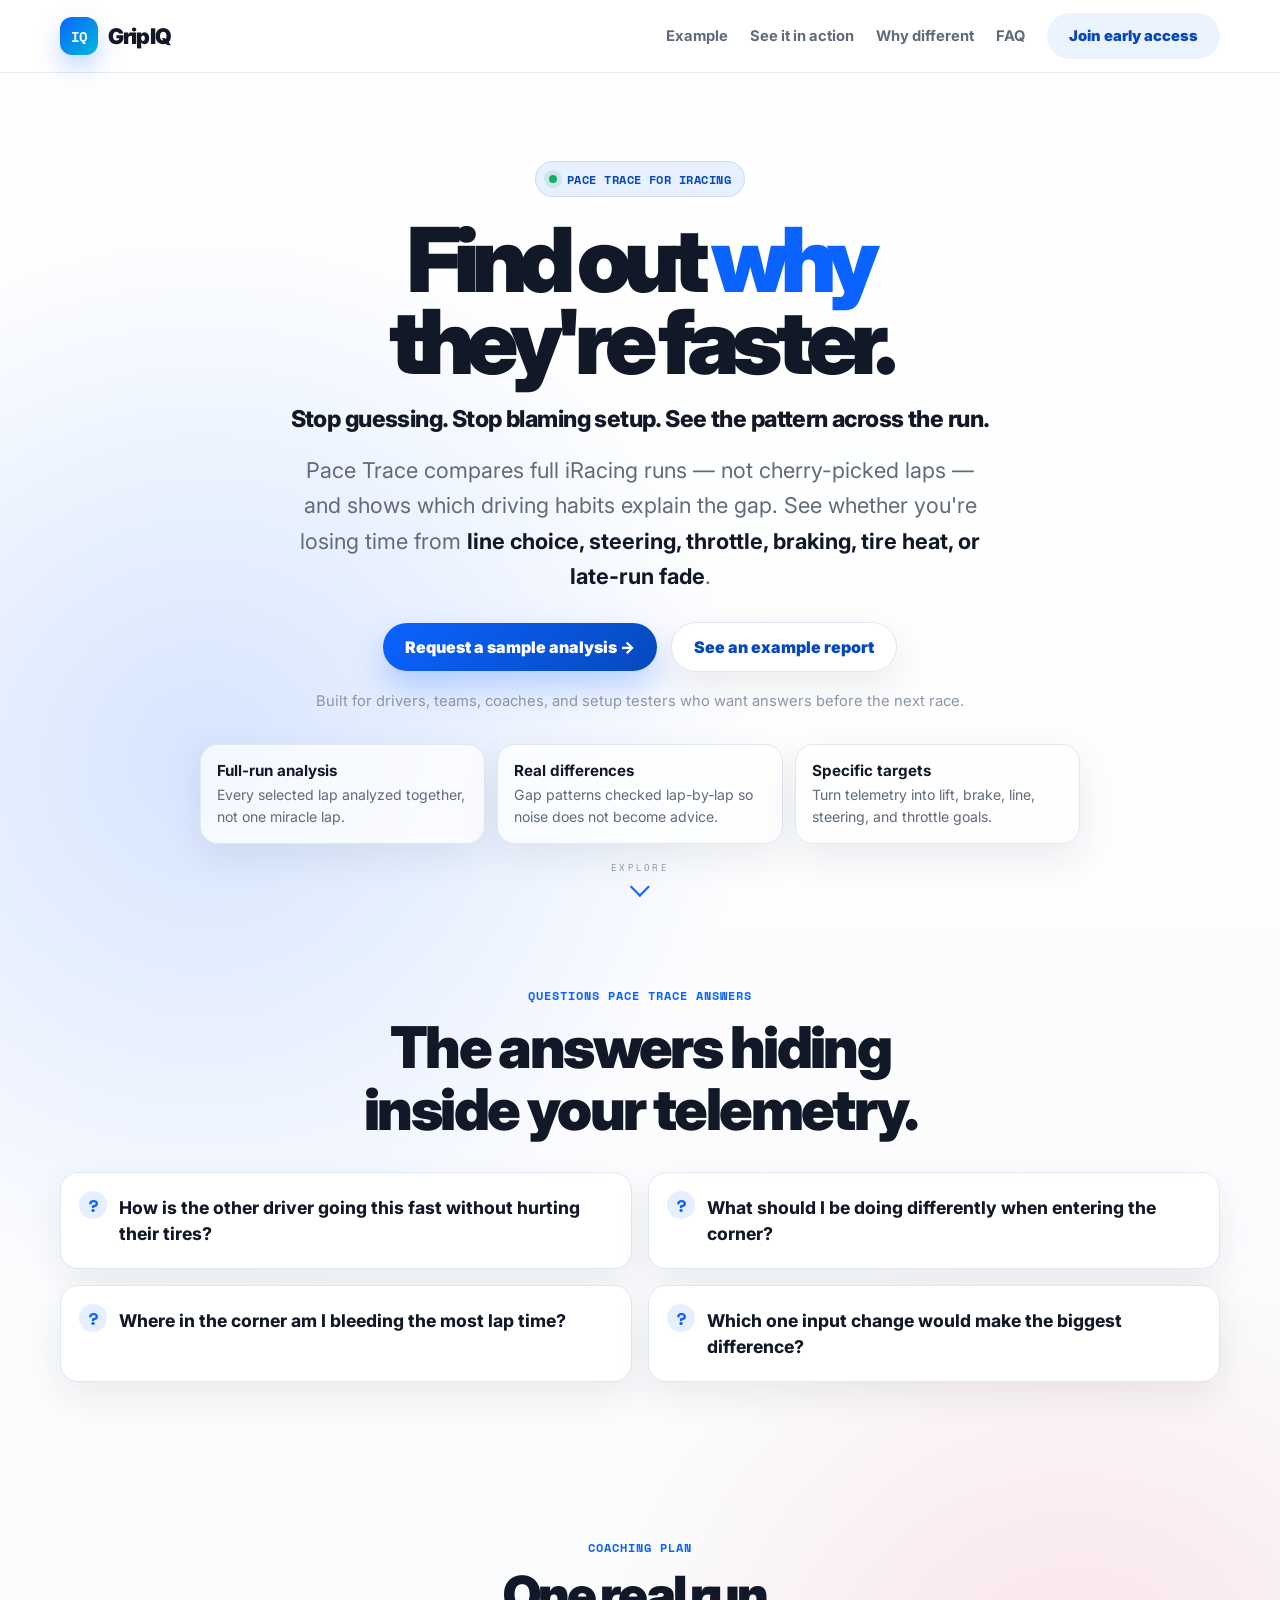
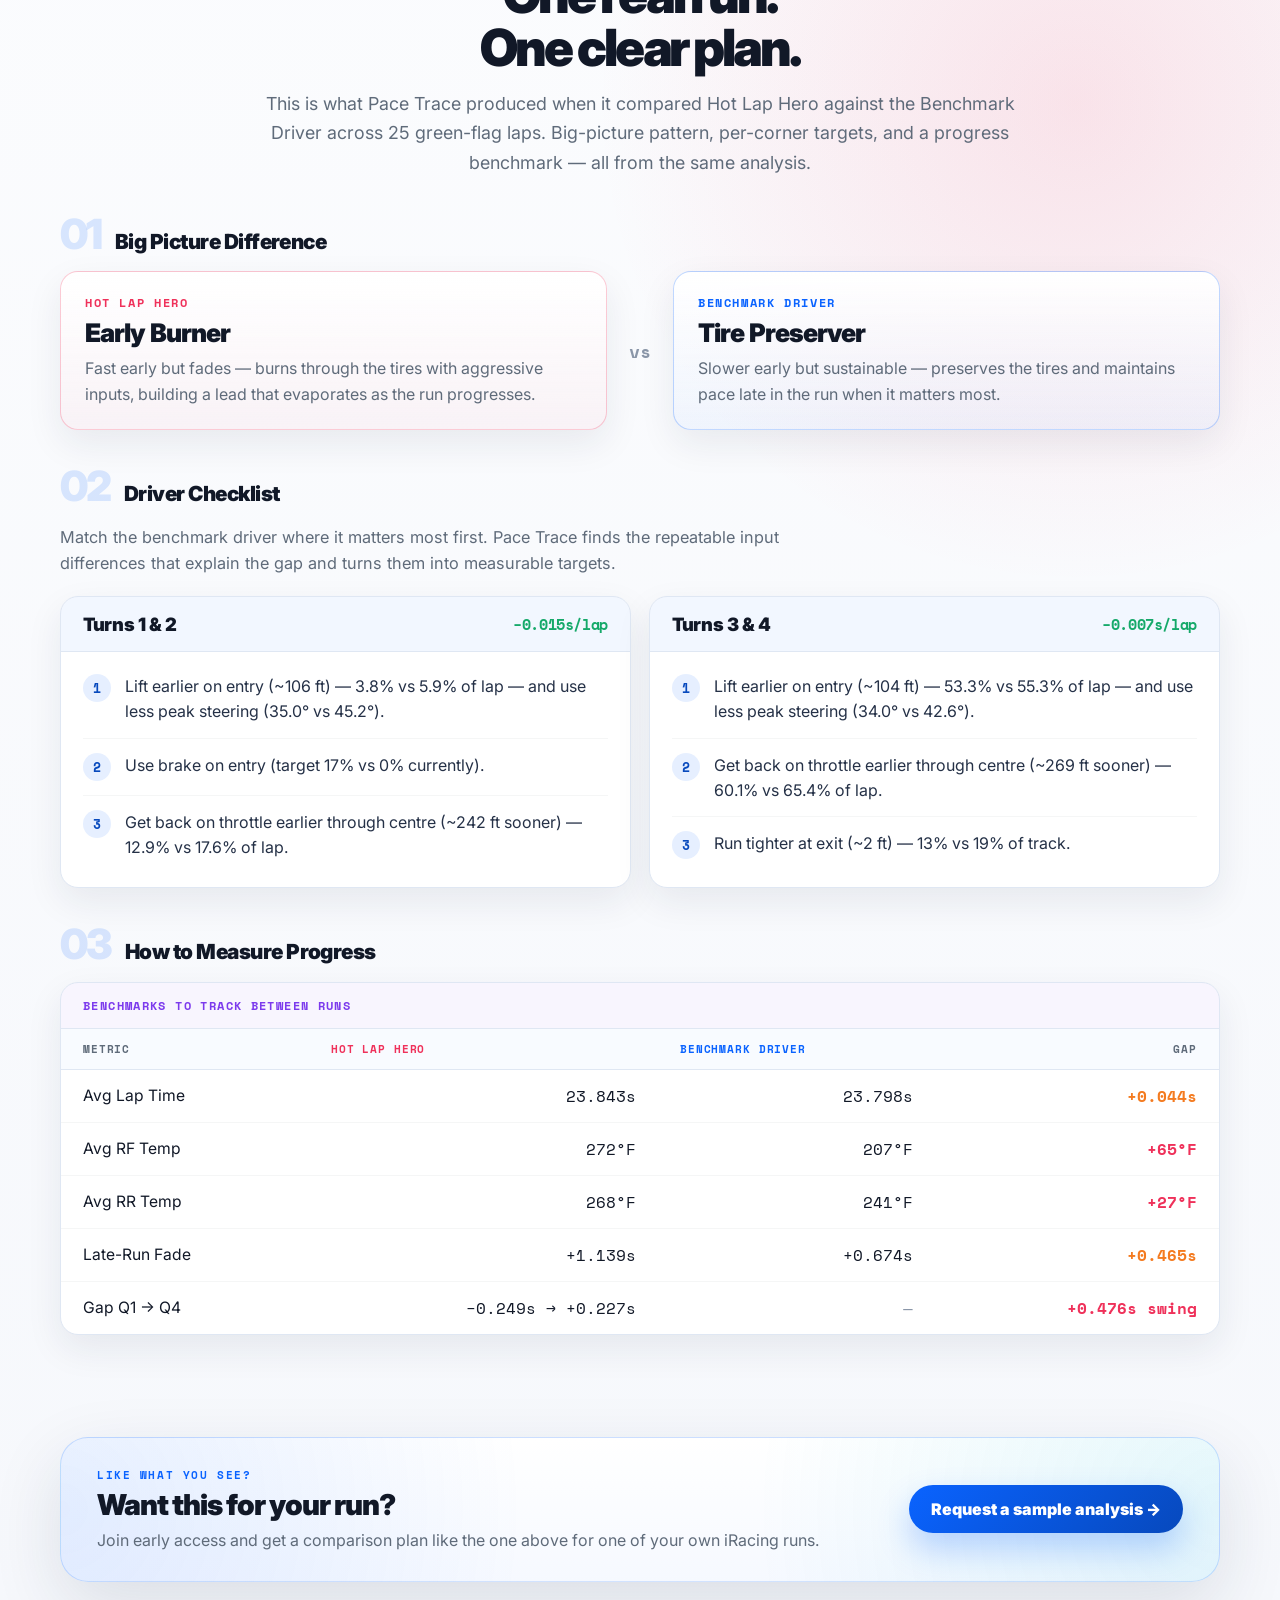
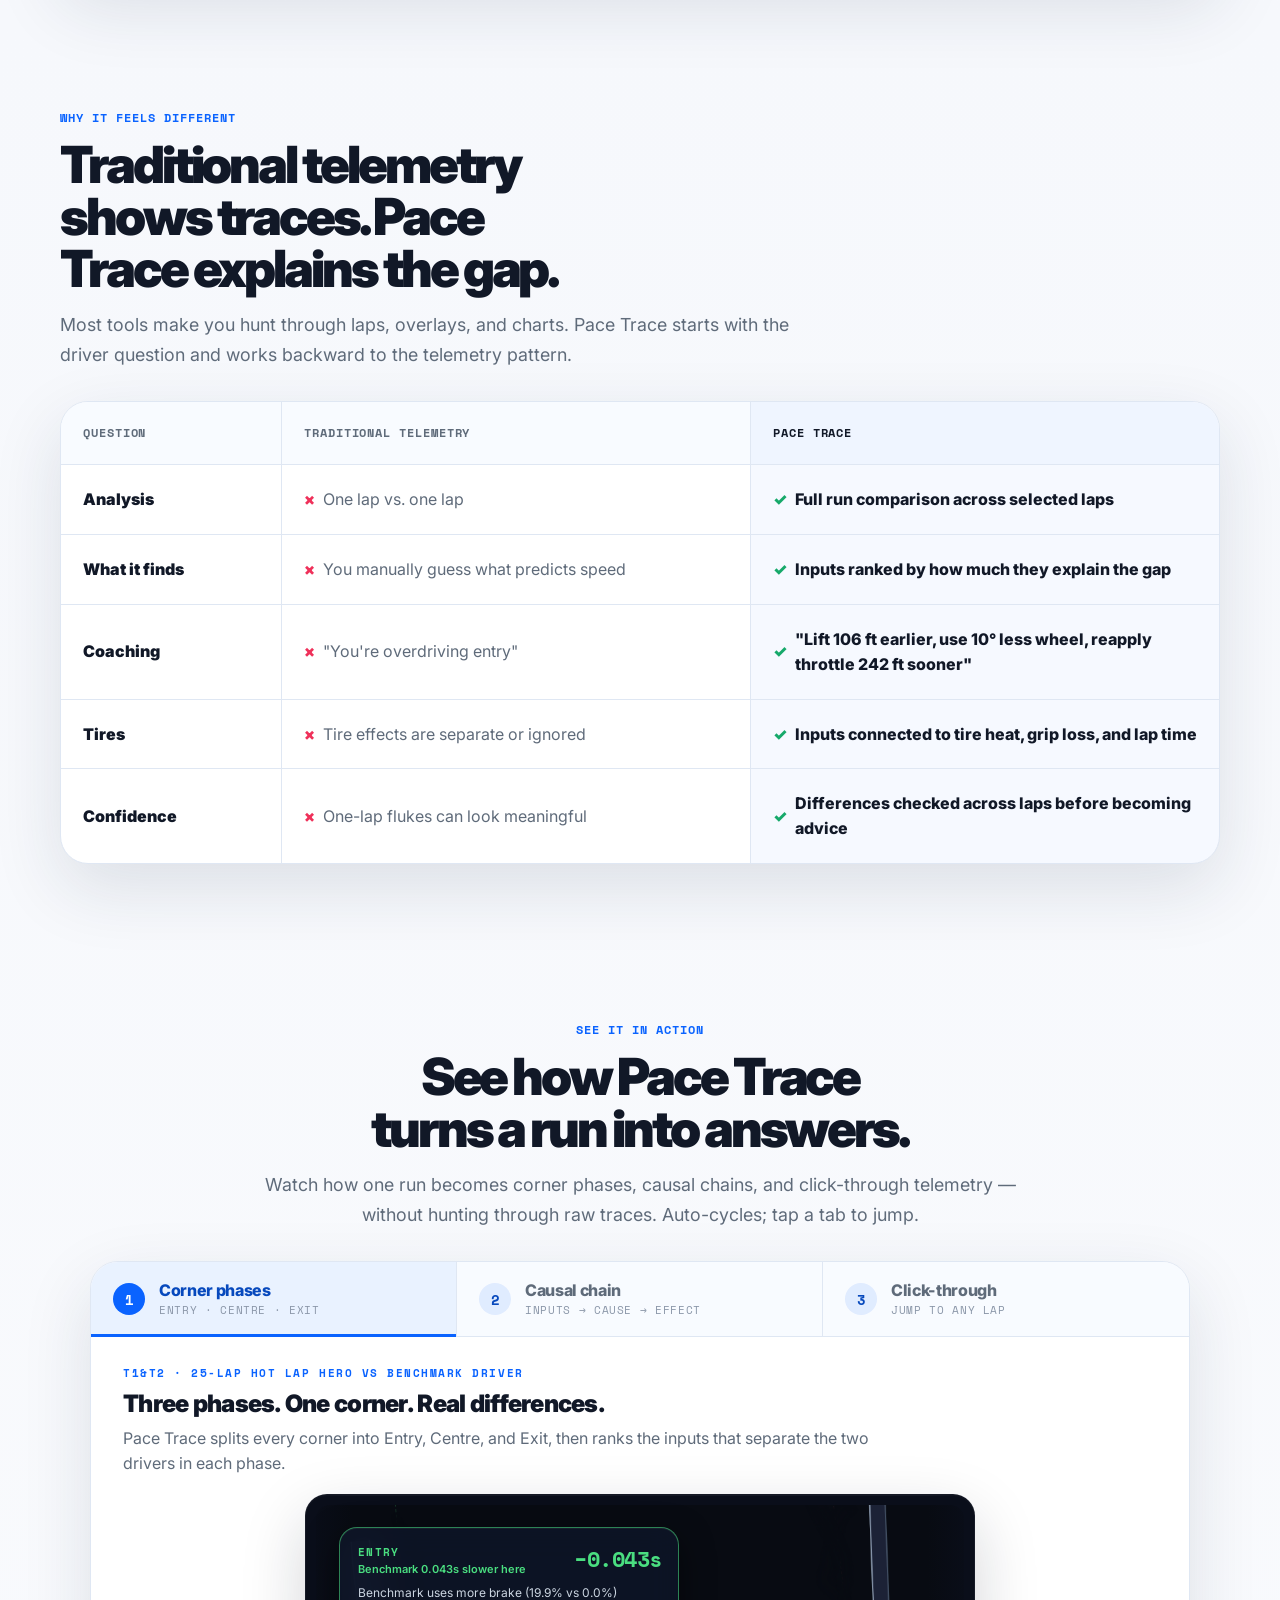
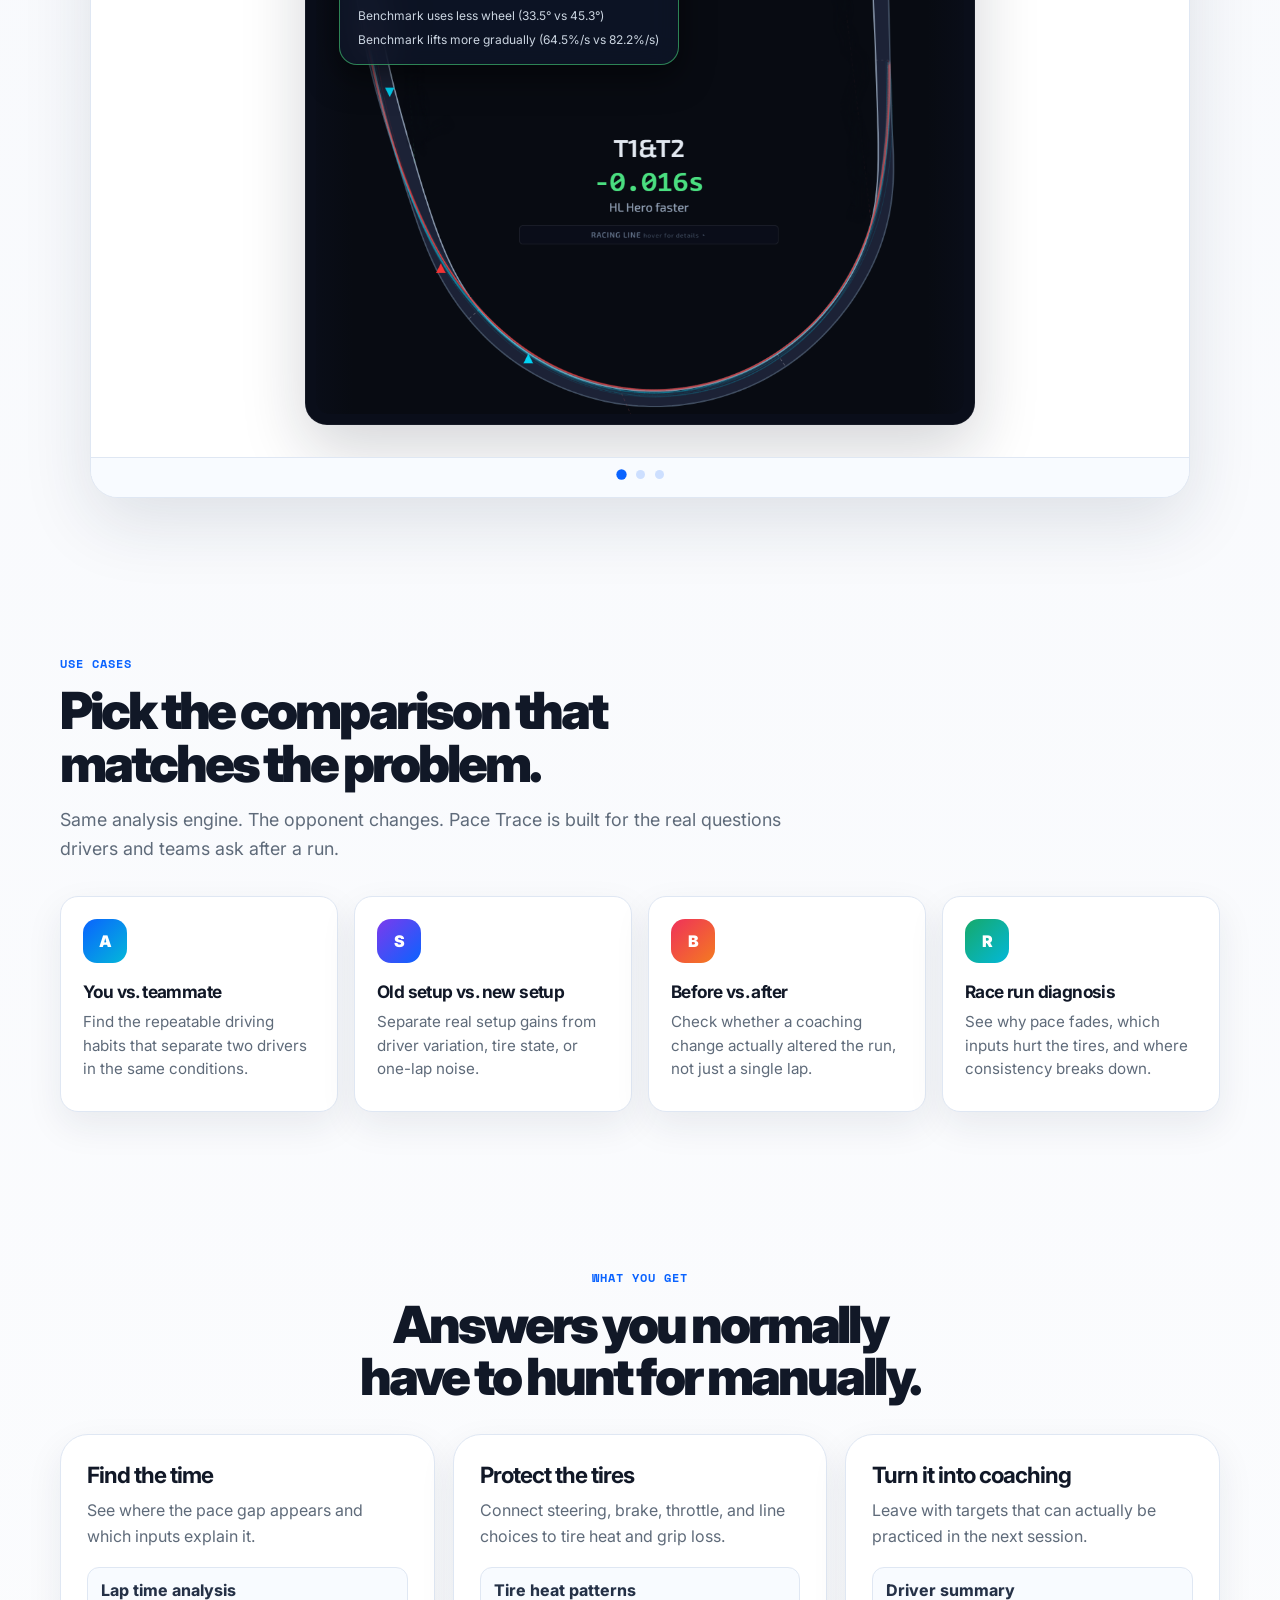
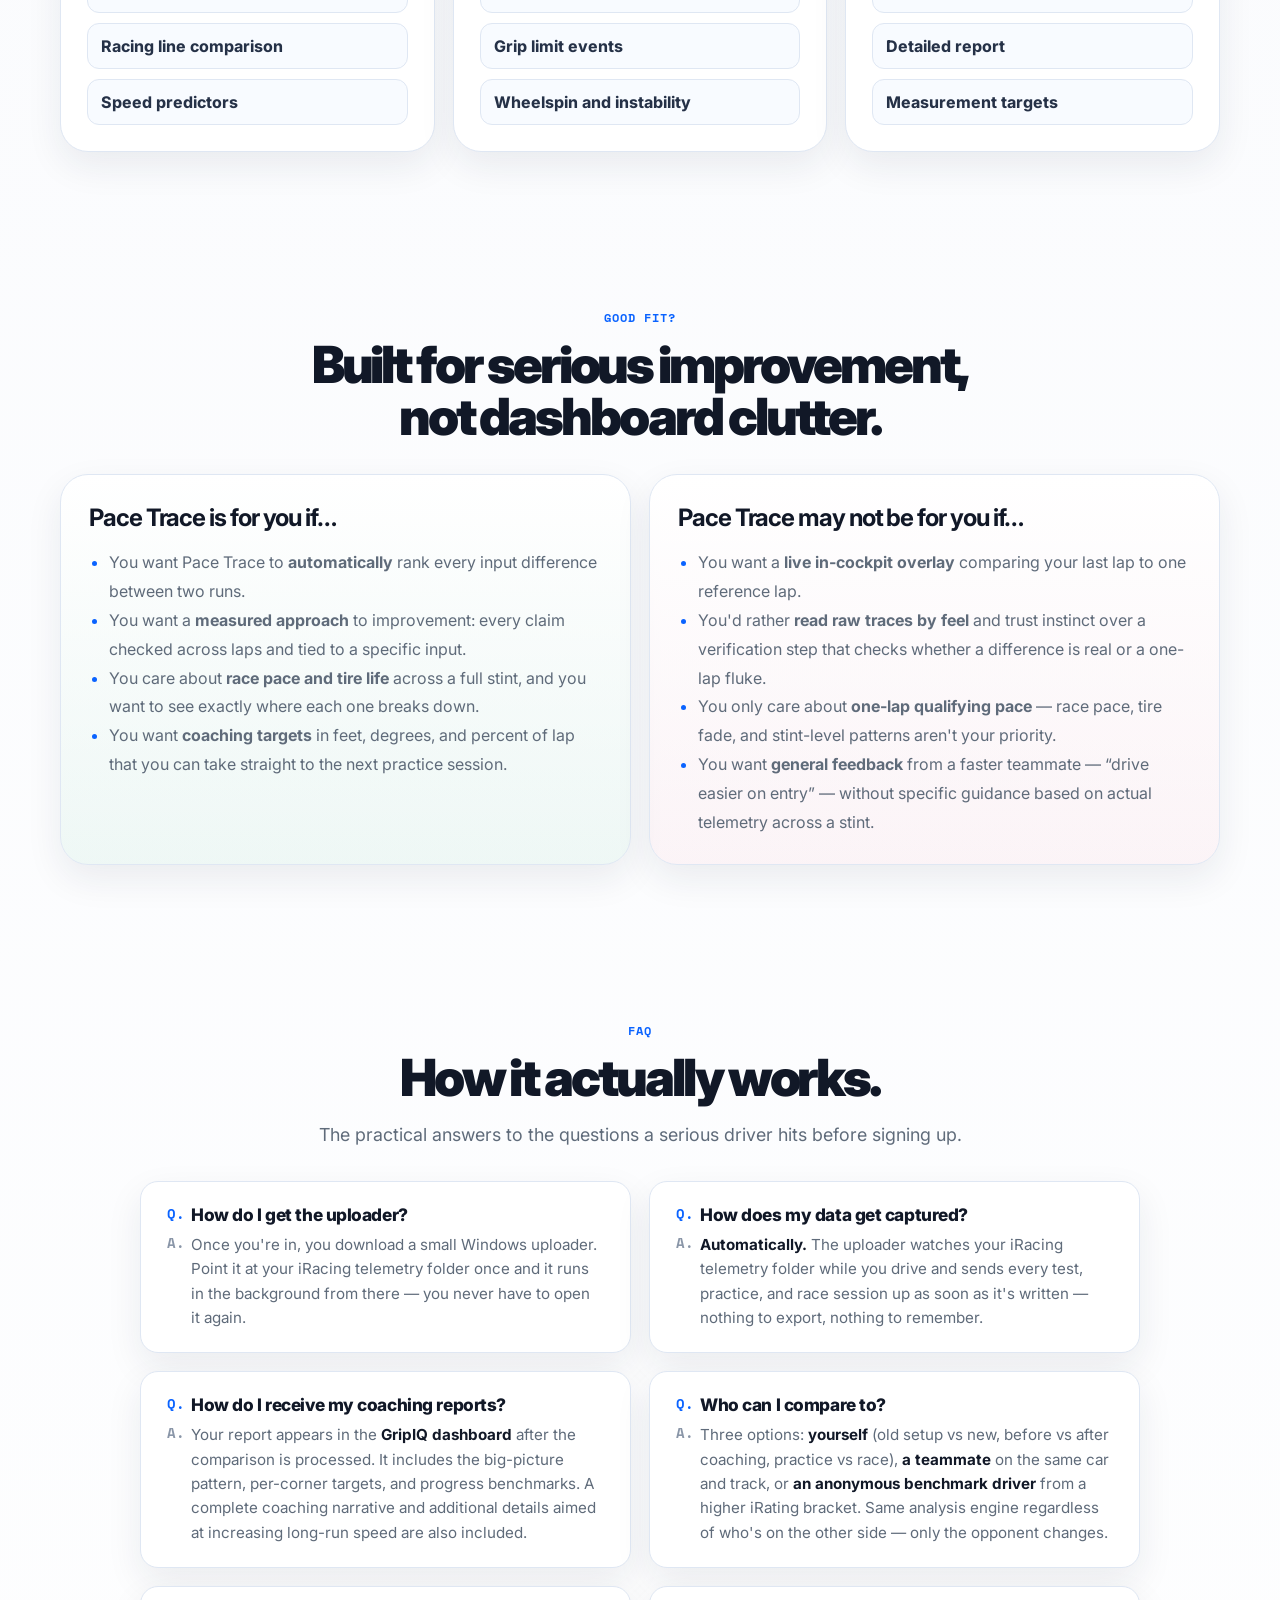
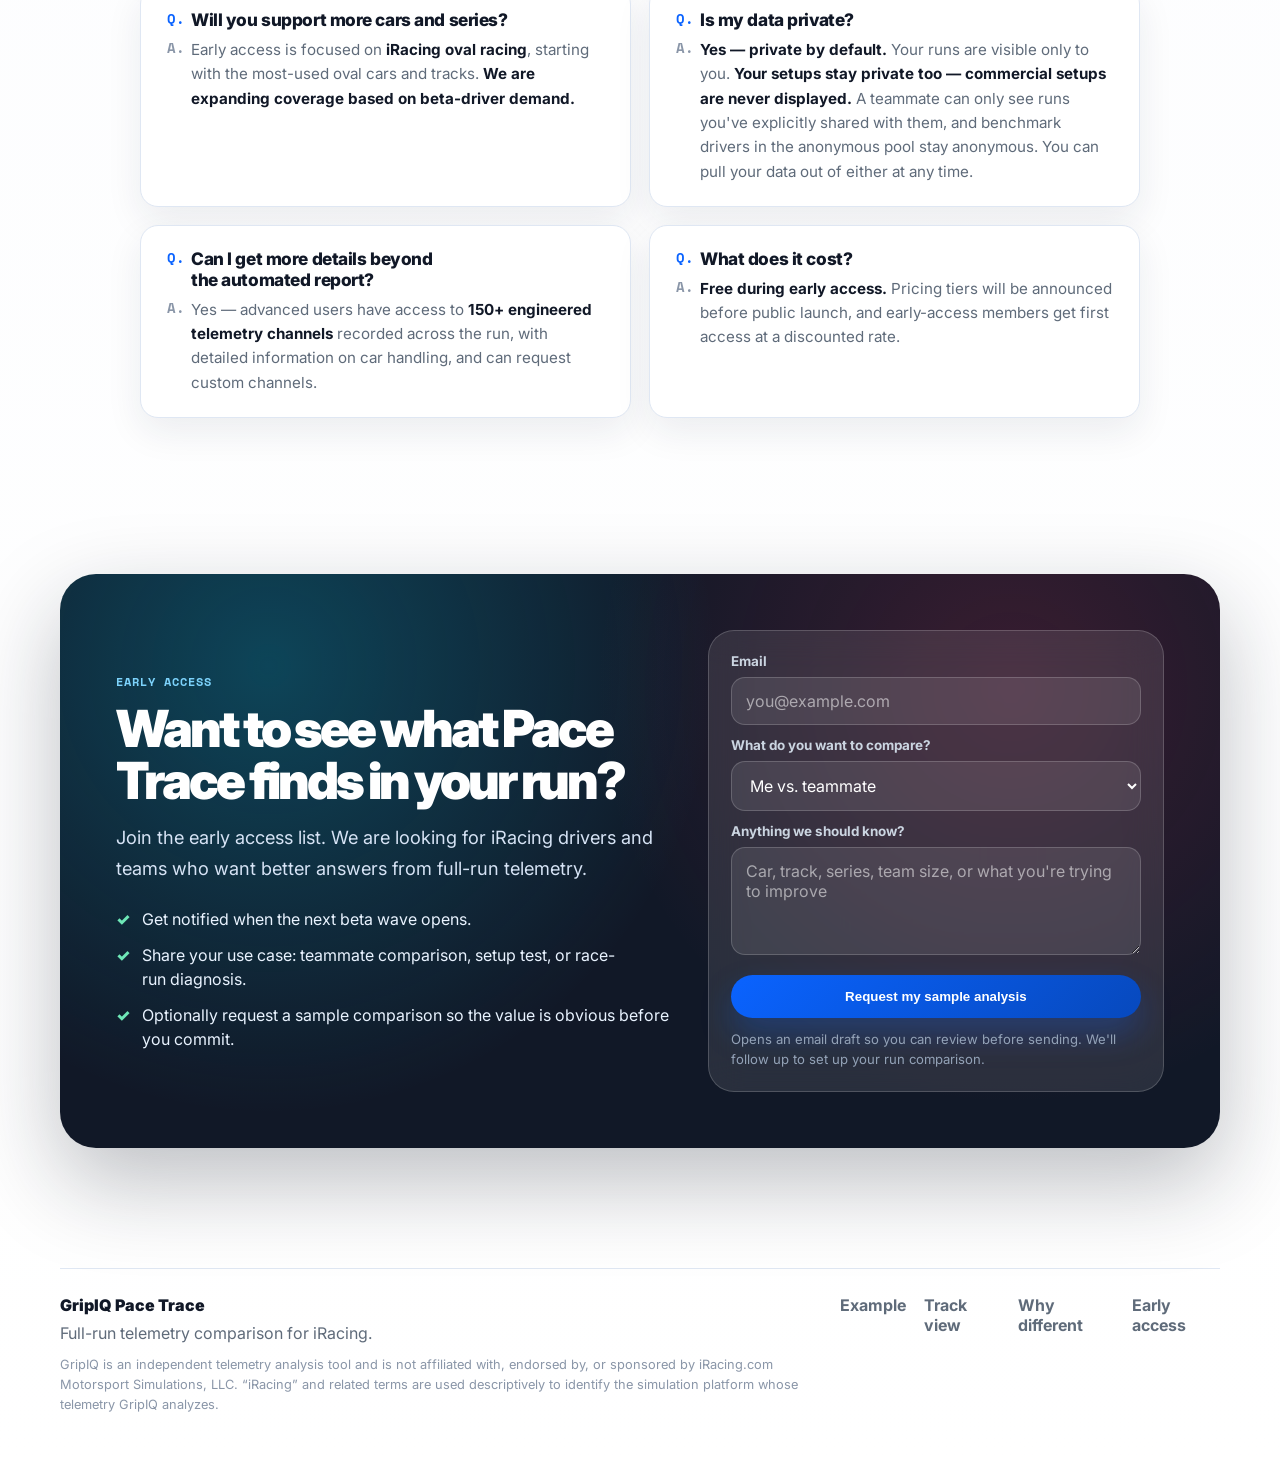
<file: gripiq-customer-landing-page-v3.html>
<!DOCTYPE html>
<html lang="en">
<head>
  <meta charset="UTF-8" />
  <meta name="viewport" content="width=device-width, initial-scale=1.0" />
  <title>GripIQ Pace Trace — Find Out Why They're Faster</title>
  <meta name="description" content="GripIQ Pace Trace compares full iRacing runs and turns teammate, setup, and benchmark gaps into specific coaching targets." />
  <link rel="preconnect" href="https://fonts.googleapis.com">
  <link rel="preconnect" href="https://fonts.gstatic.com" crossorigin>
  <link href="https://fonts.googleapis.com/css2?family=Inter:wght@400;500;600;700;800;900&family=Space+Mono:wght@400;700&display=swap" rel="stylesheet">
  <style>
    :root {
      --bg: #f6f8fc;
      --panel: #ffffff;
      --panel-soft: #f0f5ff;
      --ink: #111827;
      --muted: #5f6b7a;
      --muted-2: #8a96a8;
      --line: #dfe7f3;
      --blue: #0a63ff;
      --blue-dark: #0749bd;
      --cyan: #03b8d9;
      --red: #ef315a;
      --green: #16a96a;
      --orange: #f47b20;
      --purple: #7c3aed;
      --shadow: 0 24px 70px rgba(22, 38, 66, .12);
      --shadow-soft: 0 14px 36px rgba(22, 38, 66, .08);
      --radius-lg: 28px;
      --radius-md: 18px;
      --radius-sm: 12px;
      --font: "Inter", system-ui, -apple-system, BlinkMacSystemFont, "Segoe UI", sans-serif;
      --mono: "Space Mono", ui-monospace, SFMono-Regular, Menlo, monospace;
    }

    * { box-sizing: border-box; }
    html { scroll-behavior: smooth; }
    body {
      margin: 0;
      font-family: var(--font);
      color: var(--ink);
      background:
        radial-gradient(circle at 16% 8%, rgba(10, 99, 255, .16), transparent 34rem),
        radial-gradient(circle at 84% 18%, rgba(239, 49, 90, .12), transparent 30rem),
        linear-gradient(180deg, #ffffff 0%, var(--bg) 34%, #ffffff 100%);
      -webkit-font-smoothing: antialiased;
    }

    a { color: inherit; }

    /* Global text-wrap: prevent orphan/widow words on headings and
       paragraphs.  `balance` redistributes words across lines for headings
       (small N of lines); `pretty` keeps the last line from being one
       hanging word in body copy.  Browser support: Chrome 114+, FF 121+,
       Safari 17.5+ — older browsers fall back gracefully to normal wrap. */
    h1, h2, h3, h4 { text-wrap: balance; }
    p, li { text-wrap: pretty; }

    .page { overflow: hidden; }
    .container { width: min(1160px, calc(100% - 40px)); margin: 0 auto; }

    .nav {
      position: sticky;
      top: 0;
      z-index: 20;
      backdrop-filter: blur(18px);
      background: rgba(255,255,255,.78);
      border-bottom: 1px solid rgba(223,231,243,.75);
    }

    .nav-inner {
      min-height: 72px;
      display: flex;
      align-items: center;
      justify-content: space-between;
      gap: 20px;
    }

    .brand {
      display: inline-flex;
      align-items: center;
      gap: 10px;
      text-decoration: none;
      font-weight: 900;
      letter-spacing: -.04em;
      font-size: 1.35rem;
    }

    .brand-mark {
      width: 38px;
      height: 38px;
      border-radius: 12px;
      display: grid;
      place-items: center;
      color: white;
      background: linear-gradient(135deg, var(--blue), var(--cyan));
      box-shadow: 0 12px 24px rgba(10, 99, 255, .25);
      font-family: var(--mono);
      font-weight: 700;
      font-size: .9rem;
    }

    .nav-links {
      display: flex;
      align-items: center;
      gap: 22px;
      color: var(--muted);
      font-weight: 700;
      font-size: .92rem;
    }

    .nav-links a { text-decoration: none; }
    .nav-links a:hover { color: var(--blue); }

    .button {
      display: inline-flex;
      align-items: center;
      justify-content: center;
      gap: 10px;
      border: 0;
      border-radius: 999px;
      padding: 14px 22px;
      font-weight: 900;
      text-decoration: none;
      cursor: pointer;
      transition: transform .18s ease, box-shadow .18s ease, background .18s ease;
      white-space: nowrap;
    }

    .button:hover { transform: translateY(-2px); }
    .button.primary {
      color: #fff;
      background: linear-gradient(135deg, var(--blue), var(--blue-dark));
      box-shadow: 0 16px 32px rgba(10, 99, 255, .26);
    }
    .button.secondary {
      color: var(--blue-dark);
      background: #fff;
      border: 1px solid var(--line);
      box-shadow: var(--shadow-soft);
    }
    .button.ghost {
      background: rgba(10, 99, 255, .08);
      color: var(--blue-dark);
    }

    /* ===== HERO ===== */
    .hero {
      position: relative;
      padding: 88px 0 64px;
      overflow: hidden;
    }

    /* Animated streaks behind the hero (restyled from the original Pace Trace
       spotlight — soft blue/red/cyan lines instead of glowing cyan-on-black) */
    .streak-container {
      position: absolute;
      inset: 0;
      overflow: hidden;
      pointer-events: none;
      z-index: 0;
    }
    .streak {
      position: absolute;
      height: 2px;
      opacity: 0;
      border-radius: 2px;
      animation: streak 3.4s ease-in-out infinite;
    }
    .streak:nth-child(1) { top: 22%; width: 38%; left: -38%; animation-delay: 0s;   background: linear-gradient(90deg, transparent, rgba(10,99,255,.55), transparent); }
    .streak:nth-child(2) { top: 38%; width: 46%; right: -46%; left: auto; animation-delay: 0.7s; background: linear-gradient(90deg, transparent, rgba(239,49,90,.45), transparent); animation-name: streakRight; }
    .streak:nth-child(3) { top: 56%; width: 34%; left: -34%; animation-delay: 1.3s; background: linear-gradient(90deg, transparent, rgba(3,184,217,.5), transparent); }
    .streak:nth-child(4) { top: 72%; width: 42%; right: -42%; left: auto; animation-delay: 2.0s; background: linear-gradient(90deg, transparent, rgba(10,99,255,.4), transparent); animation-name: streakRight; }
    .streak:nth-child(5) { top: 14%; width: 52%; left: -52%; animation-delay: 2.7s; background: linear-gradient(90deg, transparent, rgba(124,58,237,.32), transparent); }

    @keyframes streak  { 0% { transform: translateX(0); opacity: 0; } 8% { opacity: .9; } 92% { opacity: .9; } 100% { transform: translateX(calc(100vw + 100%)); opacity: 0; } }
    @keyframes streakRight { 0% { transform: translateX(0); opacity: 0; } 8% { opacity: .9; } 92% { opacity: .9; } 100% { transform: translateX(calc(-100vw - 100%)); opacity: 0; } }

    .hero-grid {
      display: grid;
      grid-template-columns: 1.03fr .97fr;
      gap: 48px;
      align-items: center;
      position: relative;
      z-index: 1;
    }

    /* Single-column hero (demo card removed) — content centers, h1 grows,
       proof chips span full width.  Keeps the streak animations + clean
       wording without faking any data in the hero itself. */
    .hero-single {
      position: relative;
      z-index: 1;
      max-width: 880px;
      margin: 0 auto;
      text-align: center;
    }
    .hero-single .hero-copy { margin-left: auto; margin-right: auto; }
    .hero-single .cta-row { justify-content: center; }
    .hero-single .microcopy { text-align: center; }
    .hero-single .proof-strip { margin-left: auto; margin-right: auto; max-width: 880px; }
    .hero-single .proof-chip { text-align: left; }

    .eyebrow {
      display: inline-flex;
      align-items: center;
      gap: 10px;
      padding: 8px 13px;
      border-radius: 999px;
      color: var(--blue-dark);
      background: rgba(10, 99, 255, .09);
      border: 1px solid rgba(10, 99, 255, .14);
      font-family: var(--mono);
      font-size: .76rem;
      font-weight: 700;
      letter-spacing: .04em;
      text-transform: uppercase;
    }

    .eyebrow::before {
      content: "";
      width: 8px;
      height: 8px;
      border-radius: 50%;
      background: var(--green);
      box-shadow: 0 0 0 5px rgba(22, 169, 106, .14);
      animation: pulse 2s ease-in-out infinite;
    }
    @keyframes pulse { 0%, 100% { transform: scale(1); opacity: 1; } 50% { transform: scale(0.85); opacity: .6; } }

    h1 {
      margin: 22px 0 20px;
      font-size: clamp(3.25rem, 7vw, 6.7rem);
      line-height: .92;
      letter-spacing: -.08em;
      font-weight: 950;
    }

    .blue-text { color: var(--blue); }
    .red-text { color: var(--red); }
    .hero-copy {
      max-width: 680px;
      font-size: clamp(1.12rem, 2vw, 1.36rem);
      line-height: 1.62;
      color: var(--muted);
      margin: 0 0 26px;
    }

    .hero-copy strong { color: var(--ink); }
    .hero-emotional {
      max-width: 720px;
      margin: 12px auto 18px;
      font-size: clamp(1.15rem, 2.1vw, 1.45rem);
      font-weight: 800;
      letter-spacing: -.025em;
      line-height: 1.35;
      color: var(--ink);
      text-align: center;
      text-wrap: balance;
    }
    .cta-row { display: flex; flex-wrap: wrap; gap: 14px; align-items: center; margin: 28px 0 18px; }
    .microcopy { color: var(--muted-2); font-size: .92rem; line-height: 1.5; }

    .proof-strip {
      display: grid;
      grid-template-columns: repeat(3, minmax(0, 1fr));
      gap: 12px;
      margin-top: 32px;
      max-width: 760px;
    }

    .proof-chip {
      background: rgba(255,255,255,.76);
      border: 1px solid var(--line);
      border-radius: 18px;
      padding: 16px;
      box-shadow: var(--shadow-soft);
    }
    .proof-chip b { display: block; font-size: .95rem; margin-bottom: 4px; }
    .proof-chip span { color: var(--muted); font-size: .88rem; line-height: 1.45; }

    /* ===== DEMO CARD with rotating VS pair (from original spotlight) ===== */
    .demo-card {
      position: relative;
      background: rgba(255,255,255,.84);
      border: 1px solid rgba(223,231,243,.95);
      border-radius: var(--radius-lg);
      box-shadow: var(--shadow);
      padding: 22px;
    }

    .demo-card::before {
      content: "";
      position: absolute;
      inset: -1px;
      border-radius: inherit;
      padding: 1px;
      background: linear-gradient(135deg, rgba(10, 99, 255, .42), rgba(239,49,90,.24), rgba(3,184,217,.2));
      -webkit-mask: linear-gradient(#000 0 0) content-box, linear-gradient(#000 0 0);
      -webkit-mask-composite: xor;
      mask-composite: exclude;
      pointer-events: none;
    }

    .demo-top {
      display: flex;
      align-items: center;
      justify-content: space-between;
      gap: 18px;
      margin-bottom: 16px;
    }

    .demo-title { font-weight: 900; letter-spacing: -.02em; font-size: 1.05rem; }
    .live-pill {
      font-family: var(--mono);
      font-size: .68rem;
      color: var(--green);
      background: rgba(22,169,106,.09);
      border: 1px solid rgba(22,169,106,.18);
      border-radius: 999px;
      padding: 7px 10px;
      font-weight: 700;
    }
    .live-pill::before {
      content: "";
      display: inline-block;
      width: 6px;
      height: 6px;
      border-radius: 50%;
      background: var(--green);
      margin-right: 6px;
      vertical-align: middle;
      animation: pulse 2s ease-in-out infinite;
    }

    .comparison {
      display: grid;
      grid-template-columns: 1fr auto 1fr;
      gap: 12px;
      align-items: center;
      margin-bottom: 18px;
    }

    .driver-pill {
      border-radius: 16px;
      padding: 18px 14px;
      text-align: center;
      font-weight: 950;
      letter-spacing: -.02em;
      border: 1px solid var(--line);
      background: var(--panel-soft);
      transition: opacity 0.35s ease, transform 0.35s ease;
    }
    .driver-pill small { display: block; margin-top: 5px; color: var(--muted); font-family: var(--mono); font-size: .67rem; letter-spacing: .03em; font-weight: 700; }
    .driver-pill.a { color: var(--red); background: rgba(239,49,90,.07); border-color: rgba(239,49,90,.18); }
    .driver-pill.b { color: var(--blue); background: rgba(10,99,255,.07); border-color: rgba(10,99,255,.18); }
    .vs { color: var(--muted-2); font-family: var(--mono); font-weight: 700; }

    .trace {
      height: 180px;
      border-radius: 22px;
      background:
        linear-gradient(180deg, rgba(10,99,255,.07), transparent),
        repeating-linear-gradient(90deg, rgba(17,24,39,.06) 0 1px, transparent 1px 48px),
        repeating-linear-gradient(0deg, rgba(17,24,39,.045) 0 1px, transparent 1px 42px),
        #fbfdff;
      border: 1px solid var(--line);
      position: relative;
      overflow: hidden;
      margin-bottom: 14px;
    }

    .trace svg { width: 100%; height: 100%; display: block; }
    .callout {
      background: #111827;
      color: #fff;
      border-radius: 18px;
      padding: 18px;
      box-shadow: 0 18px 44px rgba(17,24,39,.18);
    }
    .callout .label { font-family: var(--mono); color: #92d4ff; font-size: .72rem; text-transform: uppercase; letter-spacing: .08em; margin-bottom: 8px; }
    .callout b { color: #fff; }
    .callout p { margin: 0; color: #dbeafe; line-height: 1.55; }
    .demo-foot {
      margin-top: 14px;
      padding: 0 4px;
      font-size: .84rem;
      color: var(--muted);
      line-height: 1.55;
    }
    .demo-foot strong { color: var(--ink); font-weight: 700; }

    /* ===== SCROLL CUE (from original spotlight) ===== */
    .scroll-cue {
      position: absolute;
      bottom: 14px;
      left: 50%;
      transform: translateX(-50%);
      display: flex;
      flex-direction: column;
      align-items: center;
      gap: 6px;
      z-index: 1;
      pointer-events: none;
    }
    .scroll-cue span {
      font-family: var(--mono);
      font-size: .58rem;
      text-transform: uppercase;
      letter-spacing: .25em;
      color: var(--muted-2);
    }
    .scroll-cue-arrow {
      width: 14px;
      height: 14px;
      border-right: 2px solid var(--blue);
      border-bottom: 2px solid var(--blue);
      transform: rotate(45deg);
      animation: scrollBounce 2s ease-in-out infinite;
    }
    @keyframes scrollBounce {
      0%, 100% { transform: translateY(0) rotate(45deg); opacity: 1; }
      50%      { transform: translateY(8px) rotate(45deg); opacity: .3; }
    }

    section { padding: 78px 0; }
    .section-head { max-width: 760px; margin-bottom: 32px; }
    .section-head.center { text-align: center; margin-left: auto; margin-right: auto; }
    .section-kicker { color: var(--blue); font-family: var(--mono); font-size: .77rem; font-weight: 700; letter-spacing: .08em; text-transform: uppercase; margin-bottom: 12px; }
    h2 { margin: 0 0 16px; font-size: clamp(2.2rem, 4vw, 4.1rem); line-height: 1.02; letter-spacing: -.06em; font-weight: 950; }
    .section-head p { margin: 0; font-size: 1.12rem; color: var(--muted); line-height: 1.65; }

    .example-output {
      display: grid;
      grid-template-columns: repeat(3, minmax(0, 1fr));
      gap: 18px;
      margin-top: 26px;
    }
    .output-card {
      background: var(--panel);
      border: 1px solid var(--line);
      border-radius: var(--radius-md);
      padding: 24px;
      box-shadow: var(--shadow-soft);
    }
    .output-card .num {
      width: 36px;
      height: 36px;
      border-radius: 999px;
      display: grid;
      place-items: center;
      background: rgba(10,99,255,.1);
      color: var(--blue-dark);
      font-family: var(--mono);
      font-weight: 700;
      margin-bottom: 16px;
    }
    .output-card h3 { margin: 0 0 10px; font-size: 1.18rem; letter-spacing: -.03em; }
    .output-card p { margin: 0; color: var(--muted); line-height: 1.62; }
    .output-card strong { color: var(--ink); }

    .questions {
      display: grid;
      grid-template-columns: 1fr 1fr;
      gap: 16px;
    }
    .question {
      padding: 22px 22px 22px 58px;
      background: var(--panel);
      border: 1px solid var(--line);
      border-radius: var(--radius-md);
      box-shadow: var(--shadow-soft);
      position: relative;
      color: var(--ink);
      font-size: 1.1rem;
      font-weight: 750;
      line-height: 1.45;
    }
    .question::before {
      content: "?";
      position: absolute;
      left: 18px;
      top: 18px;
      width: 28px;
      height: 28px;
      border-radius: 50%;
      display: grid;
      place-items: center;
      background: rgba(10,99,255,.1);
      color: var(--blue);
      font-family: var(--mono);
      font-weight: 700;
    }

    /* ===== CORNER ZOOM (from original spotlight, light-theme restyle) ===== */
    .cz-section { padding: 78px 0 60px; }
    .cz-frame {
      position: relative;
      max-width: 1100px;
      margin: 24px auto 0;
      aspect-ratio: 16 / 9;
      border-radius: var(--radius-lg);
      overflow: hidden;
      border: 1px solid var(--line);
      box-shadow: var(--shadow);
      background:
        radial-gradient(circle at 30% 50%, rgba(10,99,255,.05), transparent 50%),
        radial-gradient(circle at 70% 50%, rgba(239,49,90,.05), transparent 50%),
        linear-gradient(180deg, #f6f9ff 0%, #e9f1ff 100%);
    }
    .cz-img {
      width: 100%;
      height: 100%;
      object-fit: cover;
      opacity: 0.75;
      mix-blend-mode: multiply;
    }
    .cz-fade-left  { position: absolute; top: 0; bottom: 0; left: 0;  width: 10%; background: linear-gradient(90deg, rgba(255,255,255,.9), transparent); pointer-events: none; z-index: 2; }
    .cz-fade-right { position: absolute; top: 0; bottom: 0; right: 0; width: 10%; background: linear-gradient(270deg, rgba(255,255,255,.9), transparent); pointer-events: none; z-index: 2; }

    .phase-box {
      position: absolute;
      z-index: 3;
      opacity: 0;
      transform: translateY(10px) scale(0.97);
      background: rgba(255,255,255,0.92);
      backdrop-filter: blur(14px);
      border-radius: var(--radius-md);
      padding: 16px 18px;
      box-shadow: var(--shadow);
      transition: opacity 0.5s ease, transform 0.5s ease;
      pointer-events: none;
    }
    .phase-box.active { opacity: 1; transform: translateY(0) scale(1); transition: opacity 0.6s ease, transform 0.6s ease; pointer-events: auto; }
    .phase-box.fading { opacity: 0; transform: translateY(-8px) scale(0.97); transition: opacity 0.5s ease, transform 0.5s ease; }
    .phase-box .phase-label { font-family: var(--mono); font-size: 11px; font-weight: 700; text-transform: uppercase; letter-spacing: 0.12em; margin-bottom: 2px; }
    .phase-box .phase-slower { font-size: 11px; margin-bottom: 8px; font-weight: 600; }
    .phase-box .phase-delta { font-family: var(--mono); font-size: 22px; font-weight: 800; position: absolute; top: 14px; right: 16px; letter-spacing: -.02em; }
    .phase-box .phase-item { font-size: 12px; color: var(--ink); margin-bottom: 6px; line-height: 1.45; }
    .phase-box .phase-item:last-child { margin-bottom: 0; }
    .phase-box.entry  { border: 1px solid rgba(22,169,106,.30); box-shadow: 0 18px 40px rgba(22,169,106,.10), var(--shadow-soft); }
    .phase-box.centre { border: 1px solid rgba(244,123,32,.30); box-shadow: 0 18px 40px rgba(244,123,32,.10), var(--shadow-soft); }
    .phase-box.exit   { border: 1px solid rgba(239,49,90,.30); box-shadow: 0 18px 40px rgba(239,49,90,.10), var(--shadow-soft); }
    .phase-box.entry  .phase-label, .phase-box.entry  .phase-delta, .phase-box.entry  .phase-slower { color: var(--green); }
    .phase-box.centre .phase-label, .phase-box.centre .phase-delta, .phase-box.centre .phase-slower { color: var(--orange); }
    .phase-box.exit   .phase-label, .phase-box.exit   .phase-delta, .phase-box.exit   .phase-slower { color: var(--red); }

    /* ===== CAUSAL CHAIN (from original spotlight, light theme) ===== */
    .cc-section { padding: 60px 0 78px; }
    .cc-wrap {
      max-width: 1000px;
      margin: 24px auto 0;
      background: var(--panel);
      border: 1px solid var(--line);
      border-radius: var(--radius-lg);
      padding: 28px 32px;
      box-shadow: var(--shadow);
    }
    .cc-eyebrow { font-family: var(--mono); font-size: .7rem; font-weight: 700; letter-spacing: .12em; text-transform: uppercase; color: var(--purple); margin-bottom: 14px; }
    .cc-row { display: flex; flex-wrap: wrap; align-items: center; gap: 6px; font-size: .85rem; line-height: 1.4; }
    .cc-pill { padding: 6px 12px; border-radius: 8px; font-weight: 700; white-space: nowrap; opacity: 0.4; transition: opacity 0.4s, transform 0.4s, box-shadow 0.4s; }
    .cc-pill.green  { background: rgba(22,169,106,.10); border: 1px solid rgba(22,169,106,.30); color: var(--green); }
    .cc-pill.amber  { background: rgba(244,123,32,.10); border: 1px solid rgba(244,123,32,.30); color: var(--orange); }
    .cc-pill.red    { background: rgba(239,49,90,.10);  border: 1px solid rgba(239,49,90,.30);  color: var(--red); }
    .cc-pill.fire   { background: linear-gradient(135deg, rgba(239,49,90,.18), rgba(244,123,32,.18)); border: 1px solid rgba(244,123,32,.45); color: var(--red); font-weight: 800; padding: 8px 14px; font-size: .88rem; }
    .cc-sep { color: var(--muted-2); font-weight: 700; opacity: 0.4; transition: opacity 0.4s, color 0.4s, font-size 0.4s; }
    .cc-row .active { opacity: 1; }
    .cc-row .cc-pill.active { transform: scale(1.06); box-shadow: 0 6px 18px rgba(10,99,255,.12); }
    .cc-row .cc-sep.active  { color: var(--blue); font-size: 1rem; }

    .cc-caption {
      margin-top: 14px;
      color: var(--muted);
      font-size: .92rem;
      line-height: 1.55;
    }

    .compare-wrap {
      background: var(--panel);
      border: 1px solid var(--line);
      border-radius: var(--radius-lg);
      overflow: hidden;
      box-shadow: var(--shadow);
    }
    .compare-row {
      display: grid;
      grid-template-columns: 220px 1fr 1fr;
      border-bottom: 1px solid var(--line);
    }
    .compare-row:last-child { border-bottom: 0; }
    .compare-row.header { background: #f8fbff; font-family: var(--mono); text-transform: uppercase; font-size: .72rem; letter-spacing: .08em; font-weight: 700; color: var(--muted); }
    .compare-cell { padding: 22px; line-height: 1.55; display: flex; align-items: center; }
    .compare-cell.category { font-weight: 900; color: var(--ink); }
    .compare-cell.old { color: var(--muted); border-left: 1px solid var(--line); }
    .compare-cell.new { color: var(--ink); font-weight: 800; border-left: 1px solid var(--line); background: rgba(10,99,255,.035); }
    .check, .x { font-weight: 900; margin-right: 8px; }
    .check { color: var(--green); }
    .x { color: var(--red); }

    .steps {
      display: grid;
      grid-template-columns: repeat(3, minmax(0, 1fr));
      gap: 18px;
    }
    .step {
      background: var(--panel);
      border: 1px solid var(--line);
      border-radius: var(--radius-md);
      padding: 26px;
      box-shadow: var(--shadow-soft);
    }
    .step-number { color: var(--blue); font-family: var(--mono); font-size: .78rem; font-weight: 700; margin-bottom: 14px; }
    .step h3 { margin: 0 0 10px; font-size: 1.35rem; letter-spacing: -.04em; }
    .step p { color: var(--muted); line-height: 1.65; margin: 0; }

    .use-grid {
      display: grid;
      grid-template-columns: repeat(4, minmax(0, 1fr));
      gap: 16px;
    }
    .use-card {
      min-height: 216px;
      display: flex;
      flex-direction: column;
      justify-content: space-between;
      background: var(--panel);
      border: 1px solid var(--line);
      border-radius: var(--radius-md);
      padding: 22px;
      box-shadow: var(--shadow-soft);
      transition: border-color 0.3s, box-shadow 0.3s, transform 0.3s;
    }
    .use-card.wave-active {
      border-color: rgba(10,99,255,.45);
      box-shadow: 0 14px 36px rgba(10,99,255,.18);
      transform: translateY(-2px);
    }
    .use-card.wave-active .use-icon { transform: scale(1.1); }
    .use-icon { width: 44px; height: 44px; border-radius: 14px; display: grid; place-items: center; color: white; font-weight: 900; margin-bottom: 18px; transition: transform 0.3s; }
    .use-card h3 { margin: 0 0 8px; font-size: 1.08rem; letter-spacing: -.035em; }
    .use-card p { margin: 0; color: var(--muted); line-height: 1.55; font-size: .95rem; }

    .buckets {
      display: grid;
      grid-template-columns: repeat(3, minmax(0, 1fr));
      gap: 18px;
    }
    .bucket {
      background: var(--panel);
      border: 1px solid var(--line);
      border-radius: var(--radius-lg);
      padding: 26px;
      box-shadow: var(--shadow-soft);
      transition: border-color 0.3s, box-shadow 0.3s, transform 0.3s;
    }
    .bucket.wave-active {
      border-color: rgba(10,99,255,.45);
      box-shadow: 0 16px 40px rgba(10,99,255,.18);
      transform: translateY(-3px);
    }
    .bucket h3 { margin: 0 0 10px; font-size: 1.4rem; letter-spacing: -.045em; }
    .bucket p { margin: 0 0 18px; color: var(--muted); line-height: 1.58; }
    .bucket ul { list-style: none; margin: 0; padding: 0; display: grid; gap: 10px; }
    .bucket li { padding: 12px 13px; border-radius: 12px; background: #f8fbff; border: 1px solid var(--line); font-weight: 750; color: #253147; }

    .fit {
      display: grid;
      grid-template-columns: 1fr 1fr;
      gap: 18px;
    }
    .fit-card {
      border-radius: var(--radius-lg);
      padding: 28px;
      border: 1px solid var(--line);
      box-shadow: var(--shadow-soft);
    }
    .fit-card.good { background: linear-gradient(180deg, #ffffff, rgba(22,169,106,.06)); }
    .fit-card.bad { background: linear-gradient(180deg, #ffffff, rgba(239,49,90,.045)); }
    .fit-card h3 { margin: 0 0 16px; font-size: 1.5rem; letter-spacing: -.045em; }
    .fit-card ul { margin: 0; padding-left: 20px; color: var(--muted); line-height: 1.8; }
    .fit-card li::marker { color: var(--blue); }

    /* ===== CLICK-THROUGH TELEMETRY ACCESS DEMO (from original spotlight) ===== */
    .cta-demo-wrap {
      max-width: 1100px;
      margin: 24px auto 0;
      padding: 28px 32px 32px;
      background: var(--panel);
      border: 1px solid var(--line);
      border-radius: var(--radius-lg);
      box-shadow: var(--shadow);
    }
    .cta-demo-eyebrow {
      font-family: var(--mono);
      font-size: .72rem;
      letter-spacing: .14em;
      text-transform: uppercase;
      color: var(--blue);
      margin-bottom: 8px;
    }
    .cta-demo-stage {
      position: relative;
      overflow: hidden;
      line-height: 0;
      aspect-ratio: 2005/1119;
      border-radius: var(--radius-md);
      background: #fbfdff;
      border: 1px solid var(--line);
    }
    .cta-demo-img {
      position: absolute;
      top: 0; left: 0;
      width: 100%; height: 100%;
      object-fit: contain;
      display: block;
      transition: opacity 0.8s ease;
    }
    .cta-demo-img.fade-out { opacity: 0; }
    .cta-demo-cursor {
      position: absolute;
      top: 63%;
      left: 69%;
      transition: opacity 0.3s, transform 0.3s;
      pointer-events: none;
      font-size: 32px;
      filter: drop-shadow(0 4px 10px rgba(0,0,0,.25));
    }
    .cta-demo-label {
      position: absolute;
      bottom: 16px;
      left: 50%;
      transform: translateX(-50%);
      background: rgba(17,24,39,.92);
      padding: 8px 18px;
      border-radius: 999px;
      font-size: 13px;
      font-family: var(--mono);
      letter-spacing: .04em;
      transition: opacity 0.5s;
      white-space: nowrap;
      color: #fbbf24;
    }
    .cta-demo-label.after  { color: #7dd3fc; bottom: 50px; opacity: 0; }
    .cta-demo-label.fade-out { opacity: 0; }
    .cta-demo-label.fade-in  { opacity: 1; }

    /* ===== TOUR SECTION — single carousel of all product animations ===== */
    .tour {
      max-width: 1100px;
      margin: 32px auto 0;
      background: var(--panel);
      border: 1px solid var(--line);
      border-radius: var(--radius-lg);
      box-shadow: var(--shadow);
      overflow: hidden;
    }
    .tour-tabs {
      display: grid;
      grid-template-columns: repeat(3, 1fr);
      background: #f8fbff;
      border-bottom: 1px solid var(--line);
    }
    .tour-tab {
      display: flex;
      align-items: center;
      gap: 14px;
      padding: 18px 22px;
      background: transparent;
      border: 0;
      border-right: 1px solid var(--line);
      cursor: pointer;
      text-align: left;
      font-family: var(--font);
      color: var(--muted);
      transition: background .25s ease, color .25s ease;
      position: relative;
    }
    .tour-tab:last-child { border-right: none; }
    .tour-tab:hover { background: rgba(10,99,255,.04); color: var(--ink); }
    .tour-tab.active {
      background: rgba(10,99,255,.06);
      color: var(--blue-dark);
    }
    .tour-tab.active::after {
      content: '';
      position: absolute;
      left: 0; right: 0; bottom: -1px;
      height: 3px;
      background: var(--blue);
    }
    .tour-tab-num {
      width: 32px; height: 32px; border-radius: 50%;
      display: grid; place-items: center;
      background: rgba(10,99,255,.10);
      color: var(--blue-dark);
      font-family: var(--mono);
      font-size: .88rem;
      font-weight: 700;
      flex-shrink: 0;
      transition: background .25s ease, color .25s ease;
    }
    .tour-tab.active .tour-tab-num { background: var(--blue); color: #fff; }
    .tour-tab-text { display: flex; flex-direction: column; gap: 2px; }
    .tour-tab-title { font-size: 1rem; font-weight: 800; letter-spacing: -.02em; }
    .tour-tab-sub { font-family: var(--mono); font-size: .68rem; letter-spacing: .06em; text-transform: uppercase; color: var(--muted-2); }
    .tour-stage {
      position: relative;
      min-height: 720px;
      overflow: hidden;
    }
    @media (max-width: 980px) { .tour-stage { min-height: 0; } }
    .tour-slide {
      position: absolute;
      inset: 0;
      padding: 28px 32px 32px;
      opacity: 0;
      pointer-events: none;
      transition: opacity .6s ease;
      display: flex;
      flex-direction: column;
      gap: 18px;
    }
    .tour-slide.active { opacity: 1; pointer-events: auto; }
    .tour-slide-head { max-width: 760px; }
    .tour-slide-eyebrow {
      font-family: var(--mono); font-size: .68rem; letter-spacing: .14em;
      text-transform: uppercase; color: var(--blue); font-weight: 700;
      margin-bottom: 8px;
    }
    .tour-slide-title { margin: 0 0 8px; font-size: 1.5rem; font-weight: 900; letter-spacing: -.03em; }
    .tour-slide-desc { margin: 0; color: var(--muted); font-size: 1rem; line-height: 1.55; }

    .tour-progress {
      display: flex;
      justify-content: center;
      gap: 10px;
      padding: 12px 0 18px;
      border-top: 1px solid var(--line);
      background: #f8fbff;
    }
    .tour-dot {
      width: 9px; height: 9px; border-radius: 50%;
      background: rgba(10,99,255,.18);
      cursor: pointer;
      transition: background .3s ease, transform .3s ease;
    }
    .tour-dot:hover { background: rgba(10,99,255,.4); }
    .tour-dot.active { background: var(--blue); transform: scale(1.15); }

    /* Tour-internal slide content — override sizes for the carousel stage */
    /* Dark "screen" bezel around the GripIQ track image / app screenshots
       so the dark image transitions gracefully into the light page.  The
       bezel reads as deliberate framing (white page → dark monitor →
       dark image) instead of an abrupt color flip. */
    .tour-slide .cz-frame {
      margin-top: 0;
      flex: 1 1 auto;
      min-height: 480px;
      aspect-ratio: auto;
      background: #0a0e1a;
      border: 1px solid rgba(255,255,255,0.05);
      border-radius: 22px;
      padding: 10px;
      box-shadow:
        inset 0 1px 0 rgba(255,255,255,0.05),
        0 24px 64px rgba(17,24,39,0.18);
      overflow: hidden;
      position: relative;
    }
    .tour-slide .cz-frame .cz-img {
      border-radius: 14px;
      opacity: 1;
      mix-blend-mode: normal;
    }
    .tour-slide .cz-frame .cz-fade-left  { background: linear-gradient(90deg,  rgba(10,14,26,0.95), transparent); width: 7%; }
    .tour-slide .cz-frame .cz-fade-right { background: linear-gradient(270deg, rgba(10,14,26,0.95), transparent); width: 7%; }

    /* Phase boxes restyled for dark bezel — dark glass + bright colored
       accents so the cycling boxes are properly readable on top of the
       dark track image. */
    .tour-slide .phase-box {
      background: rgba(15, 23, 42, 0.78);
      backdrop-filter: blur(16px);
      -webkit-backdrop-filter: blur(16px);
      box-shadow: 0 12px 32px rgba(0,0,0,0.5), inset 0 1px 0 rgba(255,255,255,0.05);
      color: rgba(255,255,255,0.94);
    }
    .tour-slide .phase-box .phase-item { color: #cbd5e1; }
    .tour-slide .phase-box.entry  { border-color: rgba(74,222,128,0.55); }
    .tour-slide .phase-box.centre { border-color: rgba(251,191,36,0.55); }
    .tour-slide .phase-box.exit   { border-color: rgba(248,113,113,0.55); }
    .tour-slide .phase-box.entry  .phase-label,
    .tour-slide .phase-box.entry  .phase-delta,
    .tour-slide .phase-box.entry  .phase-slower { color: #4ade80; }
    .tour-slide .phase-box.centre .phase-label,
    .tour-slide .phase-box.centre .phase-delta,
    .tour-slide .phase-box.centre .phase-slower { color: #fbbf24; }
    .tour-slide .phase-box.exit   .phase-label,
    .tour-slide .phase-box.exit   .phase-delta,
    .tour-slide .phase-box.exit   .phase-slower { color: #f87171; }

    .tour-slide .cc-wrap {
      max-width: none; margin: 0;
      background: linear-gradient(180deg, #fbfdff, #f3f7ff);
      border: 1px solid var(--line);
      flex: 0 0 auto;
    }

    /* Same dark screen bezel for the click-through Telemetry Access demo.
       cta-demo-img is absolutely positioned, so padding doesn't visually
       inset it — we inset it explicitly via top/left/right/bottom: 10px
       so the dark bezel border shows through around the screenshot. */
    .tour-slide .cta-demo-stage {
      width: 100%;
      flex: 1 1 auto;
      min-height: 480px;
      aspect-ratio: 2005/1119;
      max-height: 560px;
      border-radius: 22px;
      border: 1px solid rgba(255,255,255,0.05);
      background: #0a0e1a;
      box-shadow:
        inset 0 1px 0 rgba(255,255,255,0.05),
        0 24px 64px rgba(17,24,39,0.18);
      overflow: hidden;
      position: relative;
      line-height: 0;
    }
    .tour-slide .cta-demo-stage .cta-demo-img {
      top: 10px;
      left: 10px;
      right: 10px;
      bottom: 10px;
      width: auto;
      height: auto;
      border-radius: 14px;
    }
    @media (max-width: 980px) {
      .tour-slide .cz-frame { min-height: 360px; }
      .tour-slide .cta-demo-stage { min-height: 0; }
      .tour-tab-sub { display: none; }
      .tour-tab { padding: 14px 12px; }
    }

    /* ===== EXAMPLE OUTPUT — section dividers + big-picture profiles ===== */
    .rs-head {
      display: flex;
      align-items: baseline;
      gap: 14px;
      margin: 36px 0 16px;
    }
    .rs-head:first-of-type { margin-top: 4px; }
    .rs-num-bg {
      font-family: var(--font);
      font-weight: 950;
      font-size: 2.6rem;
      letter-spacing: -.05em;
      color: rgba(10, 99, 255, .14);
      line-height: 1;
    }
    .rs-title-bg {
      font-family: var(--font);
      font-weight: 900;
      font-size: 1.3rem;
      letter-spacing: -.025em;
      color: var(--ink);
    }
    .bigpic-grid {
      display: grid;
      grid-template-columns: 1fr auto 1fr;
      gap: 16px;
      align-items: stretch;
      margin-bottom: 8px;
    }
    .bigpic-profile {
      background: var(--panel);
      border: 1px solid var(--line);
      border-radius: var(--radius-md);
      padding: 22px 24px;
      box-shadow: var(--shadow-soft);
    }
    .bigpic-profile.hero-burner {
      border-color: rgba(239, 49, 90, .25);
      background: linear-gradient(180deg, #ffffff, rgba(239,49,90,.04));
    }
    .bigpic-profile.pro-preserver {
      border-color: rgba(10, 99, 255, .25);
      background: linear-gradient(180deg, #ffffff, rgba(10,99,255,.04));
    }
    .bigpic-name {
      font-family: var(--mono);
      font-size: .72rem;
      font-weight: 700;
      letter-spacing: .14em;
      text-transform: uppercase;
      margin-bottom: 6px;
    }
    .bigpic-profile.hero-burner   .bigpic-name { color: var(--red); }
    .bigpic-profile.pro-preserver .bigpic-name { color: var(--blue); }
    .bigpic-type {
      font-family: var(--font);
      font-weight: 900;
      font-size: 1.6rem;
      letter-spacing: -.035em;
      color: var(--ink);
      margin-bottom: 8px;
    }
    .bigpic-desc {
      color: var(--muted);
      line-height: 1.6;
      font-size: 1rem;
    }
    .bigpic-vs {
      display: flex;
      align-items: center;
      justify-content: center;
      font-family: var(--mono);
      font-weight: 700;
      font-size: 1.1rem;
      color: var(--muted-2);
      padding: 0 6px;
    }
    @media (max-width: 720px) {
      .bigpic-grid { grid-template-columns: 1fr; }
      .bigpic-vs { padding: 0; }
    }

    /* Lead-in paragraph that sits between an rs-head divider and the
       content below it (e.g. above the Driver Checklist).  Frames what
       the section is showing before the data lands. */
    .rs-intro {
      max-width: 760px;
      margin: 0 0 20px;
      font-size: 1.02rem;
      line-height: 1.6;
      color: var(--muted);
    }

    /* ===== DRIVER CHECKLIST (restored — the actual coaching output) ===== */
    .checklist-grid {
      display: grid;
      grid-template-columns: 1fr 1fr;
      gap: 18px;
      margin-bottom: 22px;
    }
    .checklist-zone {
      background: var(--panel);
      border: 1px solid var(--line);
      border-radius: var(--radius-md);
      overflow: hidden;
      box-shadow: var(--shadow-soft);
    }
    .checklist-zone-head {
      display: flex;
      justify-content: space-between;
      align-items: center;
      padding: 16px 22px;
      background: rgba(10,99,255,.05);
      border-bottom: 1px solid var(--line);
      font-family: var(--font);
      font-size: 1.15rem;
      font-weight: 900;
      color: var(--ink);
      letter-spacing: -.02em;
    }
    .checklist-zone-gap {
      font-family: var(--mono);
      font-size: .95rem;
      font-weight: 700;
      color: var(--green);
    }
    .checklist-zone-items { padding: 8px 22px 14px; }
    .checklist-item {
      display: flex;
      align-items: flex-start;
      gap: 14px;
      padding: 14px 0;
      border-bottom: 1px solid rgba(17,24,39,.04);
      font-size: 1rem;
      color: #253147;
      line-height: 1.55;
    }
    .checklist-item:last-child { border-bottom: none; }
    .checklist-num {
      font-family: var(--mono);
      font-size: .82rem;
      font-weight: 700;
      color: var(--blue-dark);
      background: rgba(10,99,255,.10);
      width: 28px; height: 28px;
      border-radius: 50%;
      display: grid; place-items: center;
      flex-shrink: 0;
    }
    .progress-table {
      background: var(--panel);
      border: 1px solid var(--line);
      border-radius: var(--radius-md);
      overflow: hidden;
      box-shadow: var(--shadow-soft);
    }
    .progress-table-head {
      padding: 14px 22px;
      background: rgba(124,58,237,.05);
      border-bottom: 1px solid var(--line);
      font-family: var(--mono);
      font-size: .72rem;
      letter-spacing: .12em;
      text-transform: uppercase;
      color: var(--purple);
      font-weight: 700;
    }
    .progress-table table { width: 100%; border-collapse: collapse; font-size: .98rem; }
    .progress-table th {
      text-align: left;
      padding: 12px 22px;
      font-family: var(--mono);
      font-size: .68rem;
      font-weight: 700;
      letter-spacing: .08em;
      text-transform: uppercase;
      color: var(--muted);
      border-bottom: 1px solid var(--line);
      background: #f8fbff;
    }
    .progress-table th.hl  { color: var(--red); }
    .progress-table th.pro { color: var(--blue); }
    .progress-table th.gap-col, .progress-table td.num { text-align: right; font-family: var(--mono); }
    .progress-table td { padding: 14px 22px; border-bottom: 1px solid rgba(17,24,39,.04); }
    .progress-table tr:last-child td { border-bottom: none; }
    .progress-table td.gap-warn { color: var(--orange); font-weight: 700; }
    .progress-table td.gap-hot  { color: var(--red); font-weight: 700; }
    .progress-table td.muted    { color: var(--muted-2); }

    /* ===== MID-PAGE CTA — compact, sits between Example and Compare ===== */
    .mid-cta-section { padding: 24px 0 48px; }
    .mid-cta {
      display: flex;
      align-items: center;
      justify-content: space-between;
      gap: 28px;
      flex-wrap: wrap;
      padding: 28px 36px;
      border-radius: var(--radius-lg);
      background:
        radial-gradient(circle at 0% 50%, rgba(10,99,255,.10), transparent 40%),
        radial-gradient(circle at 100% 50%, rgba(3,184,217,.10), transparent 40%),
        linear-gradient(180deg, #ffffff, #f6f9ff);
      border: 1px solid rgba(10,99,255,.18);
      box-shadow: var(--shadow);
    }
    .mid-cta-text { flex: 1 1 auto; min-width: 280px; }
    .mid-cta-eyebrow {
      font-family: var(--mono);
      font-size: .7rem;
      letter-spacing: .14em;
      text-transform: uppercase;
      color: var(--blue);
      font-weight: 700;
      margin-bottom: 4px;
    }
    .mid-cta h3 {
      margin: 0 0 6px;
      font-size: clamp(1.4rem, 2.6vw, 1.8rem);
      letter-spacing: -.035em;
      font-weight: 900;
    }
    .mid-cta p {
      margin: 0;
      color: var(--muted);
      font-size: 1rem;
      line-height: 1.55;
    }
    @media (max-width: 720px) {
      .mid-cta { padding: 22px 24px; }
      .mid-cta .button { width: 100%; }
    }

    /* ===== FAQ — practical questions before the early-access form ===== */
    .faq-grid {
      display: grid;
      grid-template-columns: 1fr 1fr;
      gap: 18px;
      max-width: 1000px;
      margin: 0 auto;
    }
    .faq-item {
      background: var(--panel);
      border: 1px solid var(--line);
      border-radius: var(--radius-md);
      padding: 22px 26px;
      box-shadow: var(--shadow-soft);
    }
    .faq-item h3 {
      margin: 0 0 8px;
      font-size: 1.08rem;
      letter-spacing: -.025em;
      font-weight: 800;
      color: var(--ink);
      padding-left: 24px;
      position: relative;
    }
    .faq-item h3::before {
      content: "Q.";
      position: absolute;
      left: 0;
      top: 0;
      font-family: var(--mono);
      font-size: .85rem;
      font-weight: 700;
      color: var(--blue);
    }
    .faq-item p {
      margin: 0;
      color: var(--muted);
      font-size: .95rem;
      line-height: 1.6;
      padding-left: 24px;
      position: relative;
    }
    .faq-item p::before {
      content: "A.";
      position: absolute;
      left: 0;
      top: 0;
      font-family: var(--mono);
      font-size: .85rem;
      font-weight: 700;
      color: var(--muted-2);
    }
    .faq-item p strong { color: var(--ink); font-weight: 700; }
    @media (max-width: 720px) {
      .faq-grid { grid-template-columns: 1fr; }
    }

    /* ===== EARLY ACCESS CTA PANEL ===== */
    .cta-panel {
      background:
        radial-gradient(circle at 18% 16%, rgba(3,184,217,.28), transparent 28rem),
        radial-gradient(circle at 82% 20%, rgba(239,49,90,.18), transparent 26rem),
        #111827;
      color: white;
      border-radius: 36px;
      padding: 56px;
      box-shadow: 0 34px 90px rgba(17,24,39,.28);
      display: grid;
      grid-template-columns: 1.1fr .9fr;
      gap: 34px;
      align-items: center;
    }
    .cta-panel h2 { color: white; }
    .cta-panel p { color: #d6e3f5; font-size: 1.14rem; line-height: 1.65; margin: 0 0 24px; }
    .cta-list { display: grid; gap: 12px; margin: 0; padding: 0; list-style: none; }
    .cta-list li { display: flex; gap: 12px; align-items: flex-start; color: #e9f3ff; line-height: 1.5; }
    .cta-list li::before { content: "✓"; color: #6ee7b7; font-weight: 900; }
    .form-card {
      background: rgba(255,255,255,.1);
      border: 1px solid rgba(255,255,255,.18);
      border-radius: 26px;
      padding: 22px;
      backdrop-filter: blur(18px);
    }
    .field { display: grid; gap: 8px; margin-bottom: 12px; }
    .field label { color: #cbd5e1; font-weight: 700; font-size: .84rem; }
    .field input, .field select, .field textarea {
      width: 100%;
      border: 1px solid rgba(255,255,255,.18);
      background: rgba(255,255,255,.09);
      color: #fff;
      border-radius: 14px;
      padding: 13px 14px;
      font: inherit;
      outline: none;
    }
    .field input::placeholder, .field textarea::placeholder { color: rgba(255,255,255,.54); }
    .field select option { color: #111827; }
    .form-card .button { width: 100%; margin-top: 8px; }
    .fine-print { color: #94a3b8; font-size: .82rem; line-height: 1.5; margin-top: 12px; }

    footer { padding: 42px 0 54px; color: var(--muted); }
    .footer-inner { display: flex; justify-content: space-between; gap: 20px; align-items: flex-start; border-top: 1px solid var(--line); padding-top: 26px; }
    .footer-meta { max-width: 760px; }
    .footer-meta .footer-title { display: block; color: var(--ink); font-weight: 900; margin-bottom: 8px; }
    .footer-disclaimer { display: block; margin-top: 12px; color: var(--muted-2); font-size: .8rem; line-height: 1.55; }
    .footer-links { display: flex; gap: 18px; font-weight: 700; }
    .footer-links a { text-decoration: none; }

    /* ===== REVEAL ON SCROLL (from original spotlight) ===== */
    .reveal { opacity: 0; transform: translateY(28px); transition: opacity .8s cubic-bezier(.16,1,.3,1), transform .8s cubic-bezier(.16,1,.3,1); }
    .reveal.visible { opacity: 1; transform: translateY(0); }

    @media (max-width: 980px) {
      .hero-grid, .cta-panel { grid-template-columns: 1fr; }
      .use-grid { grid-template-columns: repeat(2, minmax(0, 1fr)); }
      .buckets, .steps, .example-output { grid-template-columns: 1fr; }
      .compare-row { grid-template-columns: 1fr; }
      .compare-cell.old, .compare-cell.new { border-left: 0; border-top: 1px solid var(--line); }
      .footer-inner { flex-direction: column; align-items: flex-start; }
    }

    @media (max-width: 720px) {
      .nav-links { display: none; }
      .hero { padding-top: 54px; }
      .proof-strip, .questions, .fit, .use-grid { grid-template-columns: 1fr; }
      .comparison { grid-template-columns: 1fr; }
      .vs { text-align: center; }
      .cta-panel { padding: 32px 22px; border-radius: 26px; }
      h1 { font-size: clamp(3.1rem, 16vw, 4.5rem); }
    }
  </style>
</head>
<body>
  <div class="page">
    <nav class="nav">
      <div class="container nav-inner">
        <a class="brand" href="#top" aria-label="GripIQ home">
          <span class="brand-mark">IQ</span>
          <span>GripIQ</span>
        </a>
        <div class="nav-links">
          <a href="#example">Example</a>
          <a href="#tour">See it in action</a>
          <a href="#compare">Why different</a>
          <a href="#faq">FAQ</a>
          <a href="#early-access" class="button ghost">Join early access</a>
        </div>
      </div>
    </nav>

    <header id="top" class="hero">
      <!-- Animated streaks behind the hero (from original Pace Trace spotlight,
           restyled blue/red/cyan on light bg) -->
      <div class="streak-container" aria-hidden="true">
        <div class="streak"></div>
        <div class="streak"></div>
        <div class="streak"></div>
        <div class="streak"></div>
        <div class="streak"></div>
      </div>

      <!-- Hero is now single-column centered.  The Sample Run Comparison
           demo card (rotating VS pills + lap-time chart + callout) was
           removed: it tried to be both "look how cool the product is" and
           "here's one real analysis," and the rotator's BEFORE/AFTER pills
           cycling over a fixed Hot Lap Hero/Benchmark Driver chart read as fake.  All the
           real-analysis depth is in the Tour and Driver Checklist sections
           below — the hero just sets up the value prop now. -->
      <div class="container hero-single">
        <div class="eyebrow">Pace Trace for iRacing</div>
        <h1>Find out <span class="blue-text">why</span> they're faster.</h1>
        <p class="hero-emotional">Stop guessing. Stop blaming setup. See the pattern across the run.</p>
        <p class="hero-copy">
          Pace Trace compares full iRacing runs — not cherry-picked laps — and shows which driving habits explain the gap. See whether you're losing time from <strong>line choice, steering, throttle, braking, tire heat, or late-run fade</strong>.
        </p>
        <div class="cta-row">
          <a href="#early-access" class="button primary">Request a sample analysis →</a>
          <a href="#example" class="button secondary">See an example report</a>
        </div>
        <div class="microcopy">Built for drivers, teams, coaches, and setup testers who want answers before the next race.</div>

        <div class="proof-strip" aria-label="GripIQ quick benefits">
          <div class="proof-chip"><b>Full-run analysis</b><span>Every selected lap analyzed together, not one miracle lap.</span></div>
          <div class="proof-chip"><b>Real differences</b><span>Gap patterns checked lap-by-lap so noise does not become advice.</span></div>
          <div class="proof-chip"><b>Specific targets</b><span>Turn telemetry into lift, brake, line, steering, and throttle goals.</span></div>
        </div>
      </div>

      <!-- Scroll cue from original spotlight -->
      <div class="scroll-cue" aria-hidden="true">
        <span>Explore</span>
        <div class="scroll-cue-arrow"></div>
      </div>
    </header>

    <!-- ===== QUESTIONS PACE TRACE ANSWERS — moved up directly under the
         hero to create emotional relevance (driver self-identification)
         BEFORE the example coaching plan lands.  H2 reworded to avoid
         echoing the hero's new "Stop guessing..." line. ===== -->
    <section id="questions">
      <div class="container">
        <div class="section-head center reveal">
          <div class="section-kicker">Questions Pace Trace answers</div>
          <h2 style="font-size: clamp(2rem, 4.6vw, 3.6rem); line-height: 1.08; letter-spacing: -.045em; max-width: 840px; margin-left: auto; margin-right: auto; text-wrap: balance;">The answers hiding<br>inside your telemetry.</h2>
        </div>
        <div class="questions">
          <div class="question reveal">How is the other driver going this fast without hurting their tires?</div>
          <div class="question reveal">What should I be doing differently when entering the corner?</div>
          <div class="question reveal">Where in the corner am I bleeding the most lap time?</div>
          <div class="question reveal">Which one input change would make the biggest difference?</div>
        </div>
      </div>
    </section>

    <!-- ===== EXAMPLE OUTPUT = the actual driver-checklist output from
         the 25-lap Hot Lap Hero vs Benchmark Driver analysis (mirroring the spotlight's
         "How to close the gap" three-step output: Big Picture → Driver
         Checklist → How to Measure Progress).  Every number is from the
         real run; no synthetic teaser cards. ===== -->
    <section id="example">
      <div class="container">
        <div class="section-head center reveal">
          <div class="section-kicker">Coaching plan</div>
          <h2>One real run.<br>One clear plan.</h2>
          <p>This is what Pace Trace produced when it compared Hot Lap Hero against the Benchmark Driver across 25 green-flag laps. Big-picture pattern, per-corner targets, and a progress benchmark — all from the same analysis.</p>
        </div>

        <!-- 01 — Big Picture Difference -->
        <div class="rs-head reveal"><span class="rs-num-bg">01</span><span class="rs-title-bg">Big Picture Difference</span></div>
        <div class="bigpic-grid reveal">
          <div class="bigpic-profile hero-burner">
            <div class="bigpic-name">Hot Lap Hero</div>
            <div class="bigpic-type">Early Burner</div>
            <div class="bigpic-desc">Fast early but fades — burns through the tires with aggressive inputs, building a lead that evaporates as the run progresses.</div>
          </div>
          <div class="bigpic-vs">vs</div>
          <div class="bigpic-profile pro-preserver">
            <div class="bigpic-name">Benchmark Driver</div>
            <div class="bigpic-type">Tire Preserver</div>
            <div class="bigpic-desc">Slower early but sustainable — preserves the tires and maintains pace late in the run when it matters most.</div>
          </div>
        </div>

        <!-- 02 — Driver Checklist -->
        <div class="rs-head reveal"><span class="rs-num-bg">02</span><span class="rs-title-bg">Driver Checklist</span></div>
        <p class="rs-intro reveal">Match the benchmark driver where it matters most first. Pace Trace finds the repeatable input differences that explain the gap and turns them into measurable targets.</p>
        <div class="checklist-grid reveal">
          <div class="checklist-zone">
            <div class="checklist-zone-head">
              <span class="checklist-zone-name">Turns 1 &amp; 2</span>
              <span class="checklist-zone-gap">&minus;0.015s/lap</span>
            </div>
            <div class="checklist-zone-items">
              <div class="checklist-item"><span class="checklist-num">1</span><div>Lift earlier on entry (~106 ft) — 3.8% vs 5.9% of lap — and use less peak steering (35.0° vs 45.2°).</div></div>
              <div class="checklist-item"><span class="checklist-num">2</span><div>Use brake on entry (target 17% vs 0% currently).</div></div>
              <div class="checklist-item"><span class="checklist-num">3</span><div>Get back on throttle earlier through centre (~242 ft sooner) — 12.9% vs 17.6% of lap.</div></div>
            </div>
          </div>
          <div class="checklist-zone">
            <div class="checklist-zone-head">
              <span class="checklist-zone-name">Turns 3 &amp; 4</span>
              <span class="checklist-zone-gap">&minus;0.007s/lap</span>
            </div>
            <div class="checklist-zone-items">
              <div class="checklist-item"><span class="checklist-num">1</span><div>Lift earlier on entry (~104 ft) — 53.3% vs 55.3% of lap — and use less peak steering (34.0° vs 42.6°).</div></div>
              <div class="checklist-item"><span class="checklist-num">2</span><div>Get back on throttle earlier through centre (~269 ft sooner) — 60.1% vs 65.4% of lap.</div></div>
              <div class="checklist-item"><span class="checklist-num">3</span><div>Run tighter at exit (~2 ft) — 13% vs 19% of track.</div></div>
            </div>
          </div>
        </div>

        <!-- 03 — How to Measure Progress -->
        <div class="rs-head reveal"><span class="rs-num-bg">03</span><span class="rs-title-bg">How to Measure Progress</span></div>
        <div class="progress-table reveal">
          <div class="progress-table-head">Benchmarks to track between runs</div>
          <table>
            <thead>
              <tr>
                <th>Metric</th>
                <th class="hl">Hot Lap Hero</th>
                <th class="pro">Benchmark Driver</th>
                <th class="gap-col">Gap</th>
              </tr>
            </thead>
            <tbody>
              <tr><td>Avg Lap Time</td><td class="num">23.843s</td><td class="num">23.798s</td><td class="num gap-warn">+0.044s</td></tr>
              <tr><td>Avg RF Temp</td><td class="num">272°F</td><td class="num">207°F</td><td class="num gap-hot">+65°F</td></tr>
              <tr><td>Avg RR Temp</td><td class="num">268°F</td><td class="num">241°F</td><td class="num gap-hot">+27°F</td></tr>
              <tr><td>Late-Run Fade</td><td class="num">+1.139s</td><td class="num">+0.674s</td><td class="num gap-warn">+0.465s</td></tr>
              <tr><td>Gap Q1 → Q4</td><td class="num">−0.249s → +0.227s</td><td class="num muted">—</td><td class="num gap-hot">+0.476s swing</td></tr>
            </tbody>
          </table>
        </div>
      </div>
    </section>

    <!-- ===== MID-PAGE CTA — catches readers at peak interest, right after
         the actual coaching plan and before the comparison/explainer
         content.  Compact panel, not the full early-access form. ===== -->
    <section class="mid-cta-section">
      <div class="container">
        <div class="mid-cta reveal">
          <div class="mid-cta-text">
            <div class="mid-cta-eyebrow">Like what you see?</div>
            <h3>Want this for your run?</h3>
            <p>Join early access and get a comparison plan like the one above for one of your own iRacing runs.</p>
          </div>
          <a href="#early-access" class="button primary">Request a sample analysis →</a>
        </div>
      </div>
    </section>

    <section id="compare">
      <div class="container">
        <div class="section-head reveal">
          <div class="section-kicker">Why it feels different</div>
          <h2>Traditional telemetry shows traces. Pace Trace explains the gap.</h2>
          <p>Most tools make you hunt through laps, overlays, and charts. Pace Trace starts with the driver question and works backward to the telemetry pattern.</p>
        </div>

        <div class="compare-wrap reveal">
          <div class="compare-row header">
            <div class="compare-cell">Question</div>
            <div class="compare-cell old">Traditional telemetry</div>
            <div class="compare-cell new">Pace Trace</div>
          </div>
          <div class="compare-row">
            <div class="compare-cell category">Analysis</div>
            <div class="compare-cell old"><span class="x">×</span> One lap vs. one lap</div>
            <div class="compare-cell new"><span class="check">✓</span> Full run comparison across selected laps</div>
          </div>
          <div class="compare-row">
            <div class="compare-cell category">What it finds</div>
            <div class="compare-cell old"><span class="x">×</span> You manually guess what predicts speed</div>
            <div class="compare-cell new"><span class="check">✓</span> Inputs ranked by how much they explain the gap</div>
          </div>
          <div class="compare-row">
            <div class="compare-cell category">Coaching</div>
            <div class="compare-cell old"><span class="x">×</span> "You're overdriving entry"</div>
            <div class="compare-cell new"><span class="check">✓</span> "Lift 106 ft earlier, use 10° less wheel, reapply throttle 242 ft sooner"</div>
          </div>
          <div class="compare-row">
            <div class="compare-cell category">Tires</div>
            <div class="compare-cell old"><span class="x">×</span> Tire effects are separate or ignored</div>
            <div class="compare-cell new"><span class="check">✓</span> Inputs connected to tire heat, grip loss, and lap time</div>
          </div>
          <div class="compare-row">
            <div class="compare-cell category">Confidence</div>
            <div class="compare-cell old"><span class="x">×</span> One-lap flukes can look meaningful</div>
            <div class="compare-cell new"><span class="check">✓</span> Differences checked across laps before becoming advice</div>
          </div>
        </div>
      </div>
    </section>

    <!-- ===== TOUR SECTION — single showcase of all animations =====
         All product animations live here in one tour panel.  Tabs let users
         jump; auto-advances every ~8 seconds; loops forever.  Keeps the rest
         of the page clean wording. -->
    <section id="tour">
      <div class="container">
        <div class="section-head center reveal">
          <div class="section-kicker">See it in action</div>
          <h2>See how Pace Trace<br>turns a run into answers.</h2>
          <p>Watch how one run becomes corner phases, causal chains, and click-through telemetry — without hunting through raw traces. Auto-cycles; tap a tab to jump.</p>
        </div>

        <div class="tour reveal" id="tour">
          <div class="tour-tabs">
            <button class="tour-tab active" data-tour="0">
              <span class="tour-tab-num">1</span>
              <span class="tour-tab-text">
                <span class="tour-tab-title">Corner phases</span>
                <span class="tour-tab-sub">Entry · Centre · Exit</span>
              </span>
            </button>
            <button class="tour-tab" data-tour="1">
              <span class="tour-tab-num">2</span>
              <span class="tour-tab-text">
                <span class="tour-tab-title">Causal chain</span>
                <span class="tour-tab-sub">Inputs → cause → effect</span>
              </span>
            </button>
            <button class="tour-tab" data-tour="2">
              <span class="tour-tab-num">3</span>
              <span class="tour-tab-text">
                <span class="tour-tab-title">Click-through</span>
                <span class="tour-tab-sub">Jump to any lap</span>
              </span>
            </button>
          </div>

          <div class="tour-stage">

            <!-- SLIDE 1: Corner phases -->
            <div class="tour-slide active" data-slide="0">
              <div class="tour-slide-head">
                <div class="tour-slide-eyebrow">T1&amp;T2 · 25-lap Hot Lap Hero vs Benchmark Driver</div>
                <h3 class="tour-slide-title">Three phases. One corner. Real differences.</h3>
                <p class="tour-slide-desc">Pace Trace splits every corner into Entry, Centre, and Exit, then ranks the inputs that separate the two drivers in each phase.</p>
              </div>
              <div class="cz-frame">
                <img src="https://littlefieldak-spec.github.io/Grip-IQ-HTML-Adverts/trackclean.png" alt="Corner zoom — T1&amp;T2 clean track" class="cz-img" />
                <div class="cz-fade-left"></div>
                <div class="cz-fade-right"></div>

                <div class="phase-box entry" id="czEntry" style="top:6%; left:5%; width:340px;">
                  <div class="phase-label">Entry</div>
                  <div class="phase-delta">−0.043s</div>
                  <div class="phase-slower">Benchmark 0.043s slower here</div>
                  <div class="phase-item">Benchmark uses more brake (19.9% vs 0.0%)</div>
                  <div class="phase-item">Benchmark uses less wheel (33.5° vs 45.3°)</div>
                  <div class="phase-item">Benchmark lifts more gradually (64.5%/s vs 82.2%/s)</div>
                </div>

                <div class="phase-box centre" id="czCentre" style="bottom:8%; left:50%; margin-left:-170px; width:340px;">
                  <div class="phase-label">Centre</div>
                  <div class="phase-delta">+0.018s</div>
                  <div class="phase-slower">Hot Lap Hero 0.018s slower</div>
                  <div class="phase-item">Hot Lap Hero uses more wheel (58.5° vs 43.9°)</div>
                  <div class="phase-item">Hot Lap Hero runs wider ~3 ft (12% vs 0% of track)</div>
                  <div class="phase-item">Hot Lap Hero gets on throttle quicker (6.7%/s vs 4.6%/s)</div>
                </div>

                <div class="phase-box exit" id="czExit" style="top:6%; right:3%; width:320px;">
                  <div class="phase-label">Exit</div>
                  <div class="phase-delta">+0.015s</div>
                  <div class="phase-slower">Hot Lap Hero 0.015s slower</div>
                  <div class="phase-item">Hot Lap Hero rolls onto throttle gradually (0.8%/s vs 1.9%/s)</div>
                  <div class="phase-item">Hot Lap Hero runs wider ~1 ft (26% vs 21% of track)</div>
                </div>
              </div>
            </div>

            <!-- SLIDE 2: Causal chain -->
            <div class="tour-slide" data-slide="1">
              <div class="tour-slide-head">
                <div class="tour-slide-eyebrow">Hot Lap Hero · Lap 64 oversteer at T1&amp;T2 exit</div>
                <h3 class="tour-slide-title">From input differences to the real cause.</h3>
                <p class="tour-slide-desc">Pace Trace doesn't just say "you spun." It traces the entry choices that loaded the centre, the centre line that loaded the exit, and the exit throttle that finally broke grip — so the fix points at the right phase.</p>
              </div>
              <div class="cc-wrap" id="ccChain">
                <div class="cc-eyebrow">Causal Chain</div>
                <div class="cc-row">
                  <span class="cc-pill green" data-cc="0">tighter entry line (~18 ft)</span>
                  <span class="cc-sep" data-cc="0">+</span>
                  <span class="cc-pill green" data-cc="0">lifted later (~245 ft)</span>
                  <span class="cc-sep" data-cc="0">→</span>
                  <span class="cc-pill amber" data-cc="1">tighter mid-corner (~25 ft)</span>
                  <span class="cc-sep" data-cc="1">→</span>
                  <span class="cc-pill red" data-cc="2">more throttle</span>
                  <span class="cc-sep" data-cc="2">+</span>
                  <span class="cc-pill red" data-cc="2">throttle–steering overlap</span>
                  <span class="cc-sep" data-cc="2">→</span>
                  <span class="cc-pill fire" data-cc="3">oversteer at exit</span>
                </div>
                <p class="cc-caption">The system does not just eyeball traces. It uses trained machine-learning models to identify repeatable driver patterns and connect them to tire-temperature behavior across the run.</p>
              </div>
            </div>

            <!-- SLIDE 3: Click-through Telemetry Access -->
            <div class="tour-slide" data-slide="2">
              <div class="tour-slide-head">
                <div class="tour-slide-eyebrow">GripIQ Click-through Telemetry Access™</div>
                <h3 class="tour-slide-title">From a chart point to both drivers' inputs.</h3>
                <p class="tour-slide-desc">Click any lap, corner, or grip event in the analysis. The whole interface jumps to that exact moment on both drivers' telemetry — no menu hunting.</p>
              </div>
              <div class="cta-demo-stage">
                <img src="https://littlefieldak-spec.github.io/Grip-IQ-HTML-Adverts/before.png" alt="Select any lap on the chart" class="cta-demo-img" id="demo-before">
                <img src="https://littlefieldak-spec.github.io/Grip-IQ-HTML-Adverts/after.png" alt="Instantly see both drivers' telemetry" class="cta-demo-img fade-out" id="demo-after">
                <div class="cta-demo-cursor" id="demo-cursor">👆</div>
                <div class="cta-demo-label" id="demo-label-before">Click any lap to jump to telemetry →</div>
                <div class="cta-demo-label after" id="demo-label-after">Both drivers' inputs — side by side, same lap</div>
              </div>
            </div>

          </div>

          <!-- Progress dots -->
          <div class="tour-progress">
            <span class="tour-dot active" data-tour="0"></span>
            <span class="tour-dot" data-tour="1"></span>
            <span class="tour-dot" data-tour="2"></span>
          </div>
        </div>
      </div>
    </section>

    <!-- "How it works · Capture · Compare · Change" was here.  Removed:
         step 1 (Capture) is already covered by the hero proof chips, step
         2 (Choose the comparison) overlapped exactly with the Use Cases
         section below, and step 3 (Get the coaching plan) is what the
         Example Output section above literally is.  Three steps of pure
         redundancy. -->

    <section id="use-cases">
      <div class="container">
        <div class="section-head reveal">
          <div class="section-kicker">Use cases</div>
          <h2>Pick the comparison that matches the problem.</h2>
          <p>Same analysis engine. The opponent changes. Pace Trace is built for the real questions drivers and teams ask after a run.</p>
        </div>
        <div class="use-grid">
          <div class="use-card">
            <div>
              <div class="use-icon" style="background:linear-gradient(135deg,var(--blue),var(--cyan));">A</div>
              <h3>You vs. teammate</h3>
              <p>Find the repeatable driving habits that separate two drivers in the same conditions.</p>
            </div>
          </div>
          <div class="use-card">
            <div>
              <div class="use-icon" style="background:linear-gradient(135deg,var(--purple),var(--blue));">S</div>
              <h3>Old setup vs. new setup</h3>
              <p>Separate real setup gains from driver variation, tire state, or one-lap noise.</p>
            </div>
          </div>
          <div class="use-card">
            <div>
              <div class="use-icon" style="background:linear-gradient(135deg,var(--red),var(--orange));">B</div>
              <h3>Before vs. after</h3>
              <p>Check whether a coaching change actually altered the run, not just a single lap.</p>
            </div>
          </div>
          <div class="use-card">
            <div>
              <div class="use-icon" style="background:linear-gradient(135deg,var(--green),var(--cyan));">R</div>
              <h3>Race run diagnosis</h3>
              <p>See why pace fades, which inputs hurt the tires, and where consistency breaks down.</p>
            </div>
          </div>
        </div>
      </div>
    </section>

    <section>
      <div class="container">
        <div class="section-head center reveal">
          <div class="section-kicker">What you get</div>
          <h2>Answers you normally have to hunt for manually.</h2>
        </div>
        <div class="buckets">
          <div class="bucket">
            <h3>Find the time</h3>
            <p>See where the pace gap appears and which inputs explain it.</p>
            <ul>
              <li>Lap time analysis</li>
              <li>Racing line comparison</li>
              <li>Speed predictors</li>
            </ul>
          </div>
          <div class="bucket">
            <h3>Protect the tires</h3>
            <p>Connect steering, brake, throttle, and line choices to tire heat and grip loss.</p>
            <ul>
              <li>Tire heat patterns</li>
              <li>Grip limit events</li>
              <li>Wheelspin and instability</li>
            </ul>
          </div>
          <div class="bucket">
            <h3>Turn it into coaching</h3>
            <p>Leave with targets that can actually be practiced in the next session.</p>
            <ul>
              <li>Driver summary</li>
              <li>Detailed report</li>
              <li>Measurement targets</li>
            </ul>
          </div>
        </div>
      </div>
    </section>

    <section>
      <div class="container">
        <div class="section-head center reveal">
          <div class="section-kicker">Good fit?</div>
          <h2>Built for serious improvement, not dashboard clutter.</h2>
        </div>
        <div class="fit">
          <div class="fit-card good reveal">
            <h3>Pace Trace is for you if…</h3>
            <ul>
              <li>You want Pace Trace to <strong>automatically</strong> rank every input difference between two runs.</li>
              <li>You want a <strong>measured approach</strong> to improvement: every claim checked across laps and tied to a specific input.</li>
              <li>You care about <strong>race pace and tire life</strong> across a full stint, and you want to see exactly where each one breaks down.</li>
              <li>You want <strong>coaching targets</strong> in feet, degrees, and percent of lap that you can take straight to the next practice session.</li>
            </ul>
          </div>
          <div class="fit-card bad reveal">
            <h3>Pace Trace may not be for you if…</h3>
            <ul>
              <li>You want a <strong>live in-cockpit overlay</strong> comparing your last lap to one reference lap.</li>
              <li>You'd rather <strong>read raw traces by feel</strong> and trust instinct over a verification step that checks whether a difference is real or a one-lap fluke.</li>
              <li>You only care about <strong>one-lap qualifying pace</strong> — race pace, tire fade, and stint-level patterns aren't your priority.</li>
              <li>You want <strong>general feedback</strong> from a faster teammate &mdash; &ldquo;drive easier on entry&rdquo; &mdash; without specific guidance based on actual telemetry across a stint.</li>
            </ul>
          </div>
        </div>
      </div>
    </section>

    <!-- ===== FAQ — sits before the early-access form to reduce friction
         by answering the practical "how does this actually work?" questions
         a serious prospect will hit right before signing up. ===== -->
    <section id="faq">
      <div class="container">
        <div class="section-head center reveal">
          <div class="section-kicker">FAQ</div>
          <h2>How it actually works.</h2>
          <p>The practical answers to the questions a serious driver hits before signing up.</p>
        </div>

        <div class="faq-grid reveal">
          <div class="faq-item">
            <h3>How do I get the uploader?</h3>
            <p>Once you're in, you download a small Windows uploader. Point it at your iRacing telemetry folder once and it runs in the background from there — you never have to open it again.</p>
          </div>
          <div class="faq-item">
            <h3>How does my data get captured?</h3>
            <p><strong>Automatically.</strong> The uploader watches your iRacing telemetry folder while you drive and sends every test, practice, and race session up as soon as it's written — nothing to export, nothing to remember.</p>
          </div>
          <div class="faq-item">
            <h3>How do I receive my coaching reports?</h3>
            <p>Your report appears in the <strong>GripIQ dashboard</strong> after the comparison is processed. It includes the big-picture pattern, per-corner targets, and progress benchmarks. A complete coaching narrative and additional details aimed at increasing long-run speed are also included.</p>
          </div>
          <div class="faq-item">
            <h3>Who can I compare to?</h3>
            <p>Three options: <strong>yourself</strong> (old setup vs new, before vs after coaching, practice vs race), <strong>a teammate</strong> on the same car and track, or <strong>an anonymous benchmark driver</strong> from a higher iRating bracket. Same analysis engine regardless of who's on the other side — only the opponent changes.</p>
          </div>
          <div class="faq-item">
            <h3>Will you support more cars and series?</h3>
            <p>Early access is focused on <strong>iRacing oval racing</strong>, starting with the most-used oval cars and tracks. <strong>We are expanding coverage based on beta-driver demand.</strong></p>
          </div>
          <div class="faq-item">
            <h3>Is my data private?</h3>
            <p><strong>Yes — private by default.</strong> Your runs are visible only to you. <strong>Your setups stay private too — commercial setups are never displayed.</strong> A teammate can only see runs you've explicitly shared with them, and benchmark drivers in the anonymous pool stay anonymous. You can pull your data out of either at any time.</p>
          </div>
          <div class="faq-item">
            <h3>Can I get more details beyond the automated report?</h3>
            <p>Yes — advanced users have access to <strong>150+ engineered telemetry channels</strong> recorded across the run, with detailed information on car handling, and can request custom channels.</p>
          </div>
          <div class="faq-item">
            <h3>What does it cost?</h3>
            <p><strong>Free during early access.</strong> Pricing tiers will be announced before public launch, and early-access members get first access at a discounted rate.</p>
          </div>
        </div>
      </div>
    </section>

    <section id="early-access">
      <div class="container">
        <div class="cta-panel reveal">
          <div>
            <div class="section-kicker" style="color:#7dd3fc;">Early access</div>
            <h2>Want to see what Pace Trace finds in your run?</h2>
            <p>Join the early access list. We are looking for iRacing drivers and teams who want better answers from full-run telemetry.</p>
            <ul class="cta-list">
              <li>Get notified when the next beta wave opens.</li>
              <li>Share your use case: teammate comparison, setup test, or race-run diagnosis.</li>
              <li>Optionally request a sample comparison so the value is obvious before you commit.</li>
            </ul>
          </div>
          <form class="form-card" action="mailto:andrew.littlefield@ttu.edu" method="post" enctype="text/plain">
            <div class="field">
              <label for="email">Email</label>
              <input id="email" name="email" type="email" placeholder="you@example.com" required>
            </div>
            <div class="field">
              <label for="driver-type">What do you want to compare?</label>
              <select id="driver-type" name="comparison_type">
                <option>Me vs. teammate</option>
                <option>Old setup vs. new setup</option>
                <option>Before vs. after coaching</option>
                <option>Race run diagnosis</option>
                <option>Something else</option>
              </select>
            </div>
            <div class="field">
              <label for="message">Anything we should know?</label>
              <textarea id="message" name="message" rows="4" placeholder="Car, track, series, team size, or what you're trying to improve"></textarea>
            </div>
            <button class="button primary" type="submit">Request my sample analysis</button>
            <div class="fine-print">Opens an email draft so you can review before sending. We'll follow up to set up your run comparison.</div>
          </form>
        </div>
      </div>
    </section>

    <footer>
      <div class="container footer-inner">
        <div class="footer-meta">
          <strong class="footer-title">GripIQ Pace Trace</strong>
          <span>Full-run telemetry comparison for iRacing.</span>
          <span class="footer-disclaimer">GripIQ is an independent telemetry analysis tool and is not affiliated with, endorsed by, or sponsored by iRacing.com Motorsport Simulations, LLC. &ldquo;iRacing&rdquo; and related terms are used descriptively to identify the simulation platform whose telemetry GripIQ analyzes.</span>
        </div>
        <div class="footer-links">
          <a href="#example">Example</a>
          <a href="#corner">Track view</a>
          <a href="#compare">Why different</a>
          <a href="#early-access">Early access</a>
        </div>
      </div>
    </footer>
  </div>

  <!-- ===== ANIMATIONS SCRIPT (ported from original spotlight) ===== -->
  <script>
  // Reveal-on-scroll
  (function() {
    const reveals = document.querySelectorAll('.reveal');
    const observer = new IntersectionObserver((entries) => {
      entries.forEach(entry => {
        if (entry.isIntersecting) entry.target.classList.add('visible');
      });
    }, { threshold: 0.08, rootMargin: '0px 0px -40px 0px' });
    reveals.forEach(el => observer.observe(el));
  })();

  // (Rotating VS pair removed — it cycled "BEFORE/AFTER", "TEAMMATE A/B"
  // etc. over a chart and callout fixed to Hot Lap Hero vs Benchmark Driver, which read as a
  // contradiction.  Demo card pills now stay static at HL HERO / PRO to
  // match the real data shown.  The "this also works for teammates, setups,
  // before/after, benchmarks" message lives in the demo-foot caption.)

  // Corner-zoom phase cycle (from original spotlight)
  (function() {
    const ids = ['czEntry','czCentre','czExit'];
    const SHOW = 2500, FADE = 500, PAUSE = 300;
    let current = -1, running = false;

    function showNext() {
      const prev = current >= 0 ? document.getElementById(ids[current]) : null;
      if (prev) { prev.classList.remove('active'); prev.classList.add('fading'); }
      current = (current + 1) % ids.length;
      setTimeout(() => {
        if (prev) prev.classList.remove('fading');
        const el = document.getElementById(ids[current]);
        if (el) el.classList.add('active');
        setTimeout(showNext, SHOW);
      }, FADE + PAUSE);
    }

    const obs = new IntersectionObserver((entries) => {
      entries.forEach(entry => {
        if (entry.isIntersecting && !running) { running = true; setTimeout(showNext, 400); }
      });
    }, { threshold: 0.2 });
    const frame = document.querySelector('.cz-frame');
    if (frame) obs.observe(frame);
  })();

  // Causal-chain pill cycle (from original spotlight)
  (function() {
    const groups = [0,1,2,3];
    let running = false, idx = -1;

    function cycle() {
      document.querySelectorAll('.cc-pill, .cc-sep').forEach(el => el.classList.remove('active'));
      idx = (idx + 1) % groups.length;
      setTimeout(() => {
        document.querySelectorAll(`[data-cc="${idx}"]`).forEach(el => el.classList.add('active'));
      }, 180);
      setTimeout(cycle, 2200);
    }

    const obs = new IntersectionObserver((entries) => {
      entries.forEach(entry => {
        if (entry.isIntersecting && !running) { running = true; setTimeout(cycle, 500); }
      });
    }, { threshold: 0.3 });
    const el = document.getElementById('ccChain');
    if (el) obs.observe(el);
  })();

  // Click-through Telemetry Access demo (before→after image swap)
  (function() {
    const before = document.getElementById('demo-before');
    const after  = document.getElementById('demo-after');
    const cursor = document.getElementById('demo-cursor');
    const labB   = document.getElementById('demo-label-before');
    const labA   = document.getElementById('demo-label-after');
    if (!before || !after || !cursor || !labB || !labA) return;
    let showing = 'before';
    function cycle() {
      if (showing === 'before') {
        cursor.style.transform = 'scale(0.7)';
        setTimeout(() => {
          before.classList.add('fade-out');
          after.classList.remove('fade-out');
          cursor.style.opacity = '0';
          labB.classList.add('fade-out');
          labA.classList.add('fade-in');
          showing = 'after';
          setTimeout(cycle, 4000);
        }, 380);
      } else {
        before.classList.remove('fade-out');
        after.classList.add('fade-out');
        cursor.style.opacity = '1';
        cursor.style.transform = 'scale(1)';
        labB.classList.remove('fade-out');
        labA.classList.remove('fade-in');
        showing = 'before';
        setTimeout(cycle, 3000);
      }
    }
    setTimeout(cycle, 2800);
  })();

  // (Hero lap-time chart removed — the entire Sample Run Comparison demo
  // card was deleted from the hero.  The real chart-style visualization
  // of this analysis still lives downstream in the Tour section's Corner
  // Phases slide and in the Driver Checklist's progress table.)

  // Tour carousel: auto-advance every 8 seconds, click a tab/dot to jump.
  // Each slide's internal animation (phase-box cycle, causal-chain pills,
  // click-through swap) runs continuously regardless of which slide is
  // visible — the existing observers below take care of starting them.
  (function() {
    const tabs   = [...document.querySelectorAll('.tour-tab')];
    const slides = [...document.querySelectorAll('.tour-slide')];
    const dots   = [...document.querySelectorAll('.tour-dot')];
    if (!tabs.length || !slides.length) return;
    let current = 0;
    let timer = null;
    const ADVANCE_MS = 8000;

    function show(idx) {
      current = (idx + slides.length) % slides.length;
      tabs.forEach((t, i)   => t.classList.toggle('active',  i === current));
      slides.forEach((s, i) => s.classList.toggle('active',  i === current));
      dots.forEach((d, i)   => d.classList.toggle('active',  i === current));
    }
    function next() { show(current + 1); }
    function startTimer() { stopTimer(); timer = setInterval(next, ADVANCE_MS); }
    function stopTimer()  { if (timer) { clearInterval(timer); timer = null; } }

    tabs.forEach((t, i) => t.addEventListener('click', () => { show(i); startTimer(); }));
    dots.forEach((d, i) => d.addEventListener('click', () => { show(i); startTimer(); }));

    // Start auto-cycle when the tour scrolls into view; pause if user hovers
    let started = false;
    const tour = document.getElementById('tour');
    if (tour) {
      const obs = new IntersectionObserver((entries) => {
        entries.forEach(entry => {
          if (entry.isIntersecting && !started) { started = true; startTimer(); }
        });
      }, { threshold: 0.25 });
      obs.observe(tour);
      tour.addEventListener('mouseenter', stopTimer);
      tour.addEventListener('mouseleave', () => { if (started) startTimer(); });
    }
  })();
  </script>
</body>
</html>
</file>
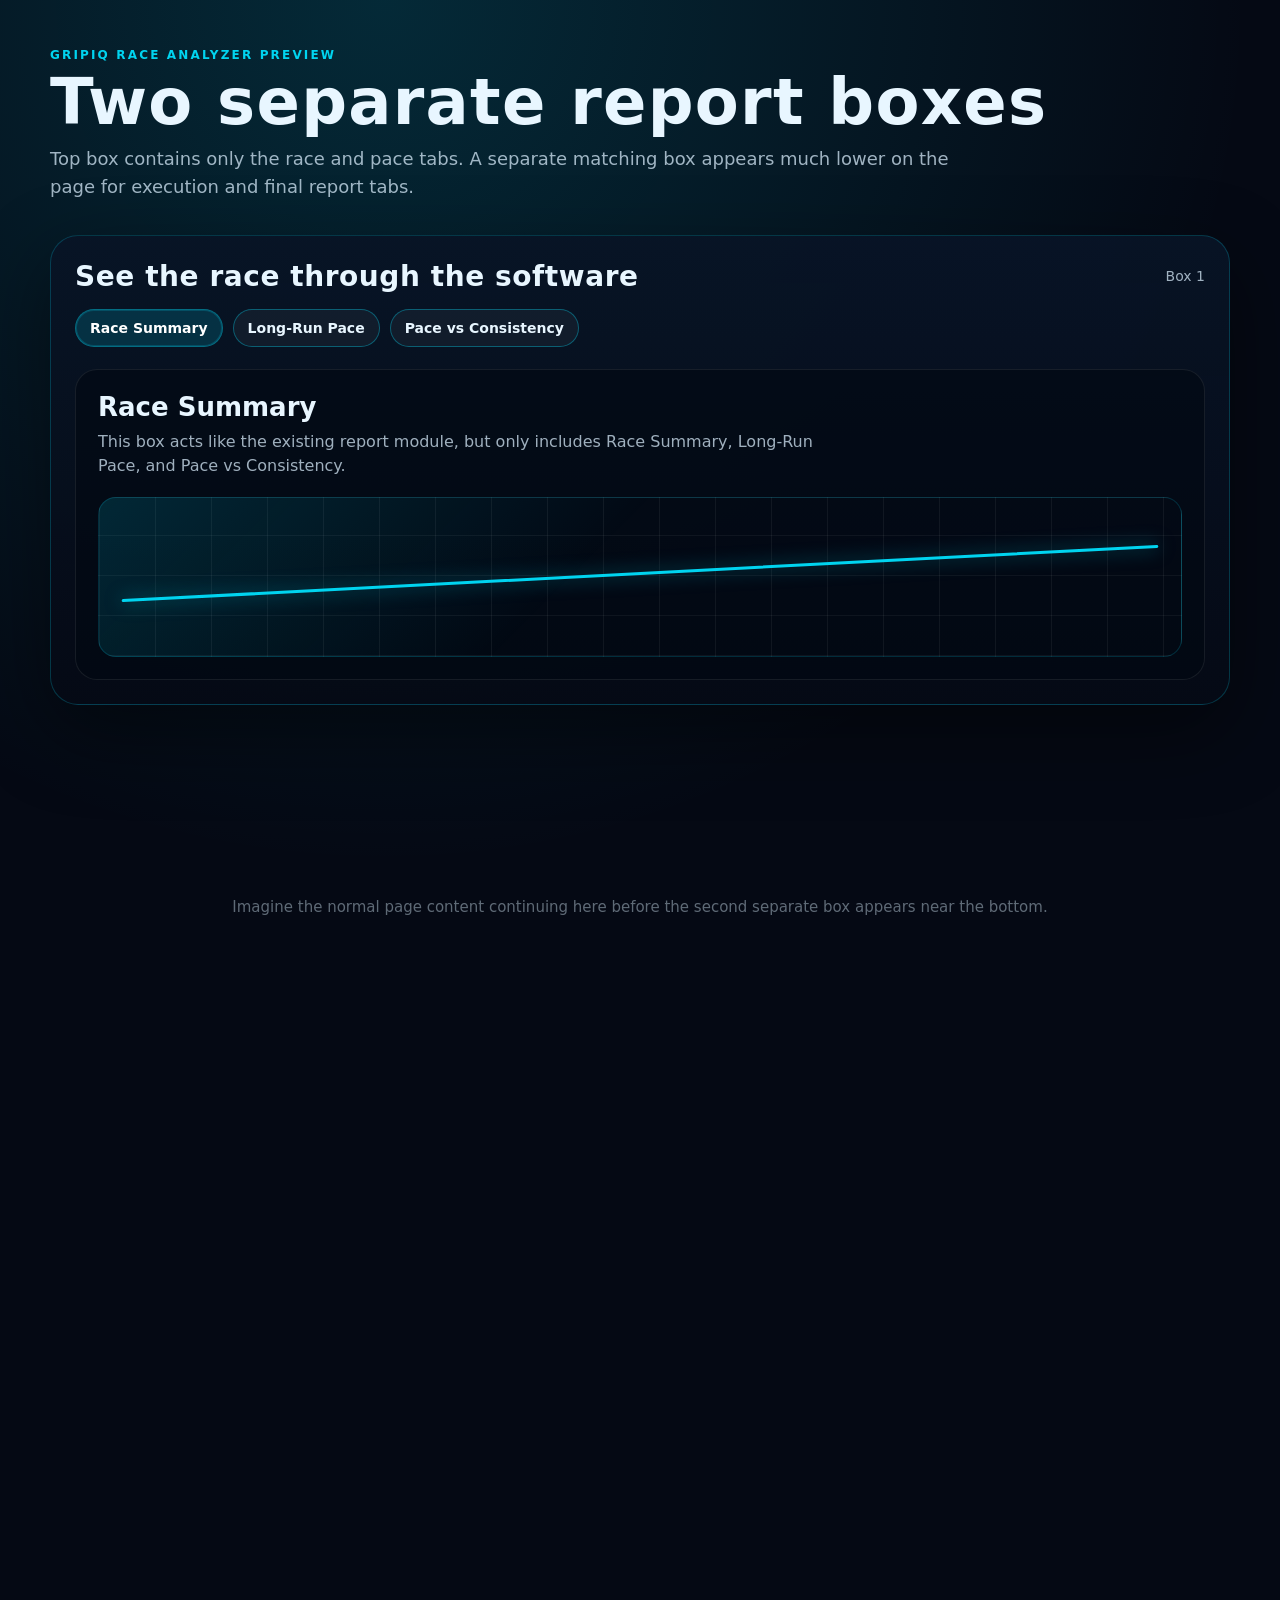
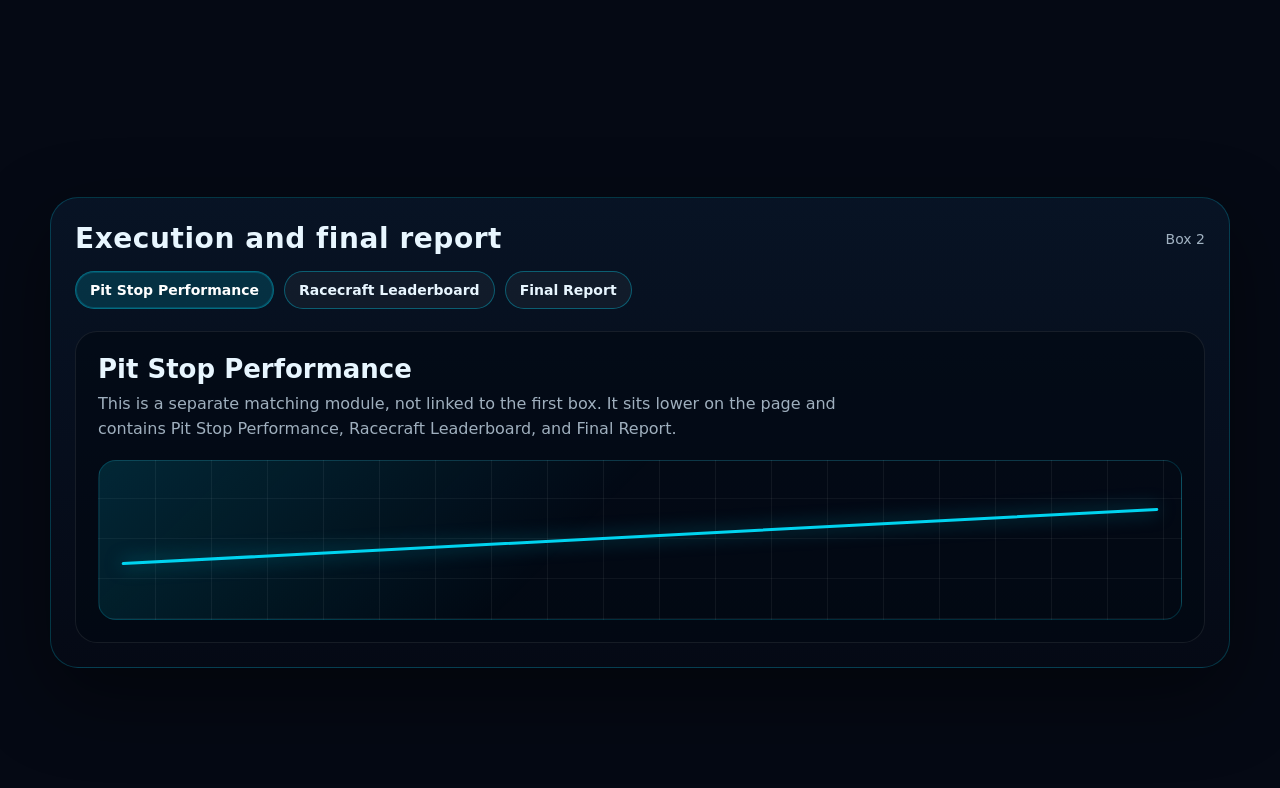
<file: gripiq-race-analyzer-advert-two-box-preview.html>
<!doctype html>
<html lang="en">
<head>
  <meta charset="utf-8">
  <meta name="viewport" content="width=device-width, initial-scale=1">
  <title>GripIQ Race Analyzer — Two Large Box Preview</title>
  <style>
    :root {
      --bg: #050914;
      --panel: rgba(5, 12, 24, .96);
      --cyan: #00d4f0;
      --cyan-soft: rgba(0, 212, 240, .28);
      --text: #e8f6ff;
      --muted: rgba(220, 240, 255, .72);
    }
    * { box-sizing: border-box; }
    html, body {
      margin: 0;
      min-height: 100%;
      background: radial-gradient(circle at 30% 0%, rgba(0, 212, 240, .16), transparent 34%), var(--bg);
      color: var(--text);
      font-family: system-ui, -apple-system, Segoe UI, sans-serif;
    }
    body { padding: 48px 24px; }
    .wrap { max-width: 1180px; margin: 0 auto; }
    .eyebrow { color: var(--cyan); text-transform: uppercase; letter-spacing: .18em; font-size: 12px; font-weight: 800; }
    h1 { margin: 10px 0 12px; font-size: clamp(34px, 5vw, 64px); line-height: .95; letter-spacing: .02em; }
    .intro { max-width: 900px; color: var(--muted); font-size: 18px; line-height: 1.55; margin: 0 0 34px; }

    .report-box {
      border: 1px solid rgba(0, 212, 240, .22);
      border-radius: 28px;
      background: linear-gradient(180deg, rgba(8, 20, 38, .96), rgba(5, 10, 21, .94));
      padding: 24px;
      box-shadow: 0 28px 80px rgba(0,0,0,.45);
      margin-bottom: 72px;
    }
    .report-box.bottom-box { margin-top: 760px; }

    .section-title { display: flex; align-items: center; justify-content: space-between; gap: 16px; margin-bottom: 16px; }
    .section-title h2 { margin: 0; font-size: 28px; letter-spacing: .02em; }
    .section-title span { color: var(--muted); font-size: 14px; }

    .tabs {
      display: flex;
      flex-wrap: wrap;
      gap: 10px;
      margin-bottom: 22px;
    }
    .tab {
      border: 1px solid rgba(0, 212, 240, .36);
      border-radius: 999px;
      padding: 10px 14px;
      background: rgba(255,255,255,.045);
      color: var(--text);
      font-size: 14px;
      font-weight: 750;
      white-space: nowrap;
    }
    .tab.active { background: rgba(0, 212, 240, .16); color: #ffffff; box-shadow: 0 0 0 1px rgba(0, 212, 240, .18) inset; }

    .content { border: 1px solid rgba(255,255,255,.08); border-radius: 22px; background: rgba(2, 9, 18, .62); padding: 22px; min-height: 280px; }
    .content h3 { margin: 0 0 8px; font-size: 26px; }
    .content p { margin: 0 0 18px; color: var(--muted); line-height: 1.55; max-width: 760px; }
    .fake-chart { height: 160px; border: 1px solid rgba(0, 212, 240, .18); border-radius: 18px; background: linear-gradient(135deg, rgba(0, 212, 240, .15), transparent 45%), repeating-linear-gradient(90deg, rgba(255,255,255,.06) 0 1px, transparent 1px 56px), repeating-linear-gradient(0deg, rgba(255,255,255,.05) 0 1px, transparent 1px 40px); position: relative; overflow: hidden; }
    .fake-chart::after { content: ''; position: absolute; left: 22px; right: 22px; top: 74px; height: 3px; border-radius: 999px; background: var(--cyan); box-shadow: 0 0 18px rgba(0, 212, 240, .6); transform: rotate(-3deg); }
    .spacer-note { height: 260px; display: flex; align-items: center; justify-content: center; color: rgba(220,240,255,.42); font-size: 15px; text-align: center; }
    @media (max-width: 800px) {
      body { padding: 28px 14px; }
      .report-box.bottom-box { margin-top: 260px; }
    }
  </style>
</head>
<body>
  <main class="wrap">
    <div class="eyebrow">GripIQ Race Analyzer Preview</div>
    <h1>Two separate report boxes</h1>
    <p class="intro">Top box contains only the race and pace tabs. A separate matching box appears much lower on the page for execution and final report tabs.</p>

    <section class="report-box top-box">
      <div class="section-title">
        <h2>See the race through the software</h2>
        <span>Box 1</span>
      </div>
      <div class="tabs">
        <div class="tab active">Race Summary</div>
        <div class="tab">Long-Run Pace</div>
        <div class="tab">Pace vs Consistency</div>
      </div>
      <div class="content">
        <h3>Race Summary</h3>
        <p>This box acts like the existing report module, but only includes Race Summary, Long-Run Pace, and Pace vs Consistency.</p>
        <div class="fake-chart" aria-hidden="true"></div>
      </div>
    </section>

    <div class="spacer-note">Imagine the normal page content continuing here before the second separate box appears near the bottom.</div>

    <section class="report-box bottom-box">
      <div class="section-title">
        <h2>Execution and final report</h2>
        <span>Box 2</span>
      </div>
      <div class="tabs">
        <div class="tab active">Pit Stop Performance</div>
        <div class="tab">Racecraft Leaderboard</div>
        <div class="tab">Final Report</div>
      </div>
      <div class="content">
        <h3>Pit Stop Performance</h3>
        <p>This is a separate matching module, not linked to the first box. It sits lower on the page and contains Pit Stop Performance, Racecraft Leaderboard, and Final Report.</p>
        <div class="fake-chart" aria-hidden="true"></div>
      </div>
    </section>
  </main>
</body>
</html>
</file>
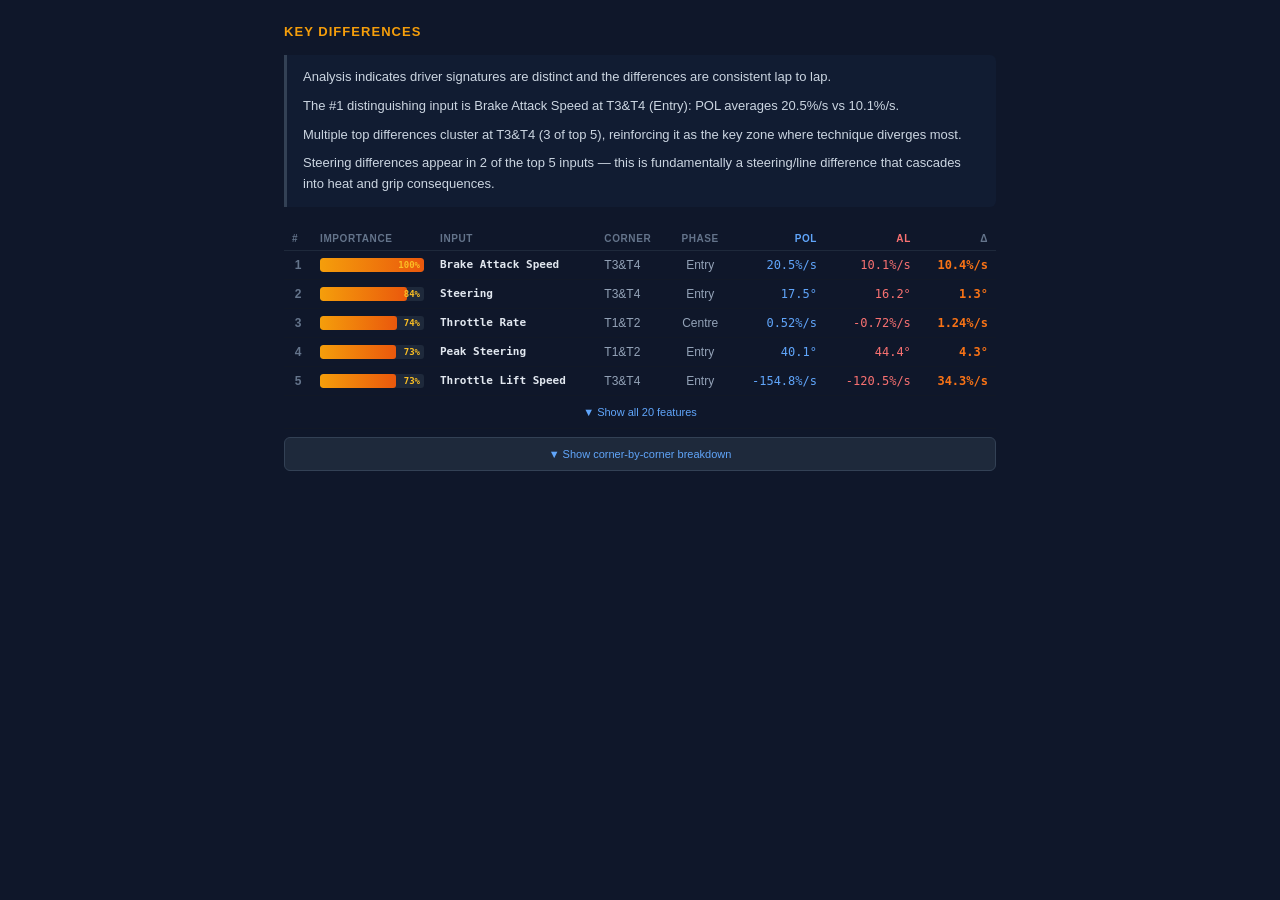
<file: key-differences.html>
<!DOCTYPE html>
<html lang="en">
<head>
<meta charset="UTF-8">
<meta name="viewport" content="width=device-width, initial-scale=1.0">
<title>GripIQ — Key Differences</title>
<style>
  * { margin: 0; padding: 0; box-sizing: border-box; }
  body { background: #0f172a; font-family: -apple-system, BlinkMacSystemFont, 'Segoe UI', Roboto, sans-serif; }
  .container { max-width: 760px; margin: 0 auto; padding: 24px; }

  .section-title {
    font-size: 13px; font-weight: 700; color: #f59e0b;
    text-transform: uppercase; letter-spacing: 0.08em; margin-bottom: 16px;
  }

  .prose {
    border-left: 3px solid #334155; padding: 12px 16px; margin-bottom: 20px;
    background: rgba(30, 58, 95, 0.15); border-radius: 0 6px 6px 0;
  }
  .prose p {
    font-size: 13px; color: #cbd5e1; line-height: 1.6; margin-bottom: 8px;
  }
  .prose p:last-child { margin-bottom: 0; }

  table {
    width: 100%; border-collapse: collapse; font-size: 12px;
  }
  thead th {
    text-align: left; padding: 6px 8px; color: #64748b;
    font-size: 10px; text-transform: uppercase; letter-spacing: 0.06em;
    border-bottom: 1px solid #1e293b; font-weight: 600;
  }
  thead th.right { text-align: right; }
  thead th.center { text-align: center; }

  tbody tr {
    border-bottom: 1px solid #111827;
  }
  tbody tr:hover { background: rgba(255,255,255,0.02); }

  td { padding: 7px 8px; color: #e2e8f0; }
  td.center { text-align: center; }
  td.right { text-align: right; }
  td.rank { text-align: center; font-weight: 700; color: #64748b; width: 28px; }
  td.input { font-weight: 600; font-family: 'SF Mono', 'Fira Code', monospace; font-size: 11px; }
  td.corner, td.phase { color: #94a3b8; }
  td.val-a { color: #60a5fa; font-family: 'SF Mono', 'Fira Code', monospace; text-align: right; }
  td.val-b { color: #f87171; font-family: 'SF Mono', 'Fira Code', monospace; text-align: right; }
  td.delta { color: #f97316; font-family: 'SF Mono', 'Fira Code', monospace; text-align: right; font-weight: 600; }

  .imp-cell { width: 120px; }
  .imp-bar-bg {
    background: #1e293b; border-radius: 3px; height: 14px;
    position: relative; overflow: hidden; display: flex; align-items: center;
  }
  .imp-bar {
    height: 100%; border-radius: 3px;
    background: linear-gradient(90deg, #f59e0b, #ea580c);
  }
  .imp-label {
    position: absolute; right: 4px; top: 0; height: 100%;
    display: flex; align-items: center;
    font-size: 9px; color: #fbbf24; font-weight: 700;
    font-family: 'SF Mono', 'Fira Code', monospace;
  }

  .expand-row td {
    text-align: center; padding: 10px; color: #60a5fa;
    font-size: 11px; cursor: pointer;
  }
  .expand-row td:hover { color: #93c5fd; }

  .corner-btn {
    display: block; width: 100%; text-align: center;
    padding: 10px; margin-top: 8px;
    background: #1e293b; border: 1px solid #334155; border-radius: 6px;
    color: #60a5fa; font-size: 11px; cursor: pointer;
  }
  .corner-btn:hover { background: #263548; }
</style>
</head>
<body>
<div class="container">

  <div class="section-title">Key Differences</div>

  <div class="prose">
    <p>Analysis indicates driver signatures are distinct and the differences are consistent lap to lap.</p>
    <p>The #1 distinguishing input is Brake Attack Speed at T3&amp;T4 (Entry): POL averages 20.5%/s vs 10.1%/s.</p>
    <p>Multiple top differences cluster at T3&amp;T4 (3 of top 5), reinforcing it as the key zone where technique diverges most.</p>
    <p>Steering differences appear in 2 of the top 5 inputs &mdash; this is fundamentally a steering/line difference that cascades into heat and grip consequences.</p>
  </div>

  <table>
    <thead>
      <tr>
        <th>#</th>
        <th class="imp-cell">Importance</th>
        <th>Input</th>
        <th>Corner</th>
        <th class="center">Phase</th>
        <th class="right" style="color:#60a5fa;">POL</th>
        <th class="right" style="color:#f87171;">AL</th>
        <th class="right">&Delta;</th>
      </tr>
    </thead>
    <tbody id="tableBody"></tbody>
  </table>

  <div class="expand-row" style="text-align:center;padding:10px;color:#60a5fa;font-size:11px;cursor:pointer;border-bottom:1px solid #111827;">
    &#9660; Show all 20 features
  </div>

  <div class="corner-btn">&#9660; Show corner-by-corner breakdown</div>

</div>

<script>
const rows = [
  { rank: 1, imp: 100, input: "Brake Attack Speed", corner: "T3&T4", phase: "Entry", valA: "20.5%/s", valB: "10.1%/s", delta: "10.4%/s" },
  { rank: 2, imp: 84,  input: "Steering",           corner: "T3&T4", phase: "Entry", valA: "17.5\u00b0", valB: "16.2\u00b0", delta: "1.3\u00b0" },
  { rank: 3, imp: 74,  input: "Throttle Rate",      corner: "T1&T2", phase: "Centre", valA: "0.52%/s", valB: "-0.72%/s", delta: "1.24%/s" },
  { rank: 4, imp: 73,  input: "Peak Steering",      corner: "T1&T2", phase: "Entry", valA: "40.1\u00b0", valB: "44.4\u00b0", delta: "4.3\u00b0" },
  { rank: 5, imp: 73,  input: "Throttle Lift Speed", corner: "T3&T4", phase: "Entry", valA: "-154.8%/s", valB: "-120.5%/s", delta: "34.3%/s" },
];

const tbody = document.getElementById('tableBody');
rows.forEach(r => {
  const tr = document.createElement('tr');
  tr.innerHTML = `
    <td class="rank">${r.rank}</td>
    <td class="imp-cell">
      <div class="imp-bar-bg">
        <div class="imp-bar" style="width:${r.imp}%"></div>
        <div class="imp-label">${r.imp}%</div>
      </div>
    </td>
    <td class="input">${r.input}</td>
    <td class="corner">${r.corner}</td>
    <td class="center phase">${r.phase}</td>
    <td class="val-a">${r.valA}</td>
    <td class="val-b">${r.valB}</td>
    <td class="delta">${r.delta}</td>
  `;
  tbody.appendChild(tr);
});
</script>
</body>
</html>
</file>
